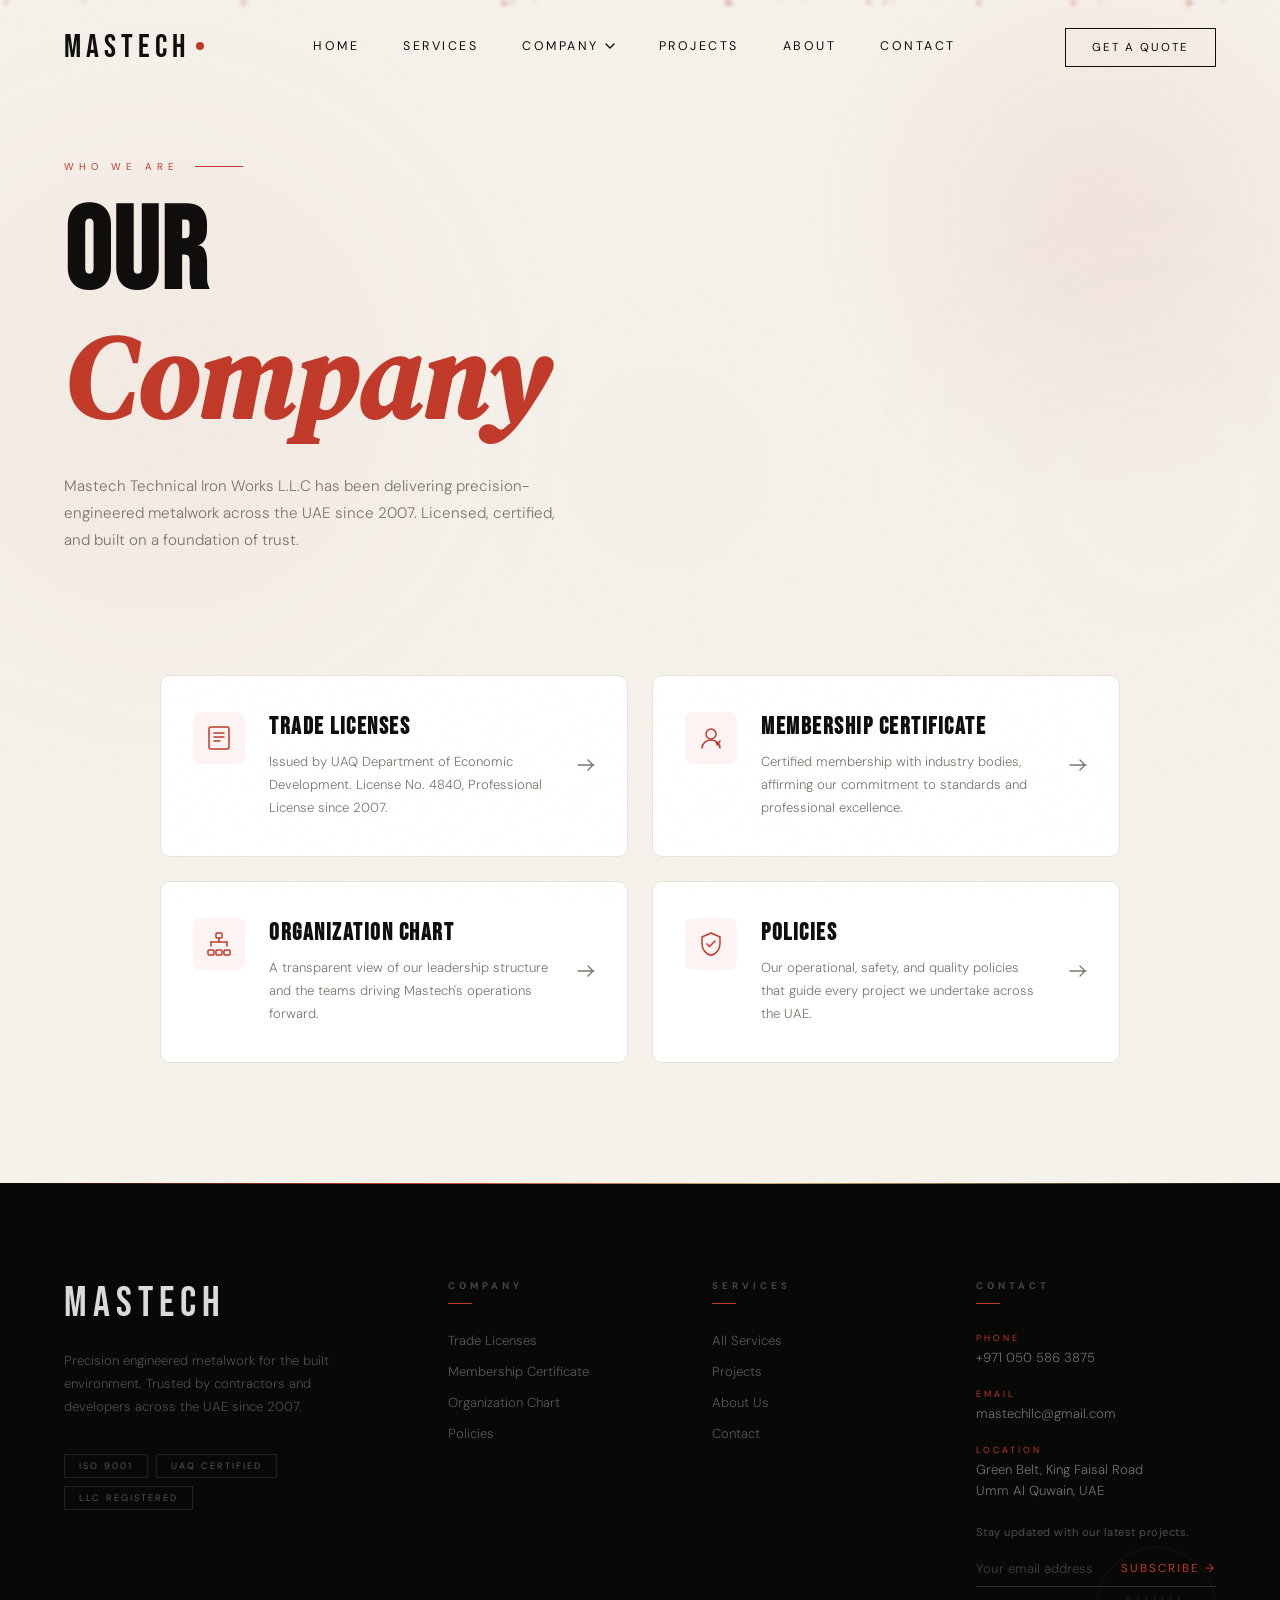
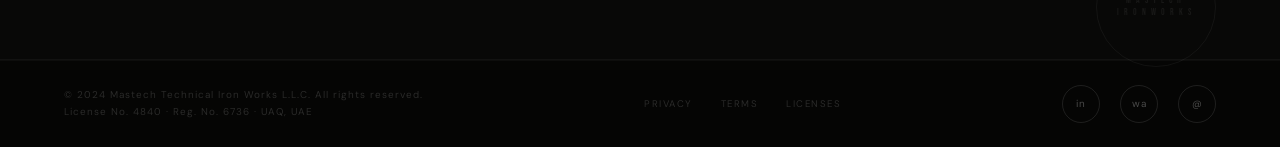
<file: company.html>
<!DOCTYPE html>
<html lang="en">
<head>
  <meta charset="UTF-8" />
  <meta name="viewport" content="width=device-width, initial-scale=1.0" />
  <title>Company — MASTECH Technical Iron Works L.L.C</title>

  <link rel="preconnect" href="https://fonts.googleapis.com" />
  <link rel="preconnect" href="https://fonts.gstatic.com" crossorigin />
  <link href="https://fonts.googleapis.com/css2?family=Bebas+Neue&family=DM+Sans:ital,wght@0,300;0,400;0,500;1,300&family=DM+Serif+Display:ital@0;1&display=swap" rel="stylesheet" />

  <link rel="stylesheet" href="assets/css/main.css" />
  <link rel="stylesheet" href="assets/css/company.css" />
</head>
<body>

  <div class="ambient-shapes" aria-hidden="true">
    <div class="ambient-blob ambient-1"></div>
    <div class="ambient-blob ambient-2"></div>
    <div class="ambient-blob ambient-3"></div>
  </div>
  <div class="floating-particles" id="particles" aria-hidden="true"></div>
  <div class="progress-bar" id="progressBar" aria-hidden="true"></div>

  <!-- ── NAVIGATION ── -->
  <nav id="mainNav" aria-label="Main navigation">

    <a href="index.html" class="logo" aria-label="Mastech home">
      MASTECH
      <span class="logo-dot" aria-hidden="true"></span>
    </a>

    <!-- Desktop links -->
    <div class="nav-links">
      <a href="index.html">Home</a>
      <a href="services.html">Services</a>

      <!-- COMPANY DROPDOWN -->
      <div class="nav-dropdown-wrap" id="companyDropWrap">
        <button
          class="nav-dropdown-trigger"
          id="companyTrigger"
          aria-haspopup="true"
          aria-expanded="false"
          aria-controls="companyMenu"
        >
          Company
          <svg class="nav-dropdown-arrow" width="10" height="6" viewBox="0 0 10 6" fill="none" aria-hidden="true">
            <path d="M1 1l4 4 4-4" stroke="currentColor" stroke-width="1.4" stroke-linecap="round" stroke-linejoin="round"/>
          </svg>
        </button>

        <div class="nav-dropdown" id="companyMenu" role="menu">
          <a href="company/trade-licenses.html" role="menuitem">Trade Licenses</a>
          <a href="company/membership-certificate.html" role="menuitem">Membership Certificate</a>
          <a href="company/organization-chart.html" role="menuitem">Organization Chart</a>
          <a href="company/policies.html" role="menuitem">Policies</a>
        </div>
      </div>
      <!-- END COMPANY DROPDOWN -->

      <a href="projects.html">Projects</a>
      <a href="about.html">About</a>
      <a href="contact.html">Contact</a>
    </div>

    <button class="nav-cta" onclick="location.href='contact.html'">Get a Quote</button>

    <button class="nav-hamburger" id="hamburger" aria-label="Open menu" aria-expanded="false" aria-controls="mobileMenu">
      <span></span>
      <span></span>
      <span></span>
    </button>

  </nav>

  <!-- ── MOBILE MENU ── -->
  <div class="mobile-menu" id="mobileMenu" aria-hidden="true">

    <a href="index.html">Home</a>
    <a href="services.html">Services</a>

    <!-- Mobile Company accordion -->
    <div class="mobile-dropdown-wrap">
      <button class="mobile-dropdown-trigger" id="mobileCompanyTrigger" aria-expanded="false">
        Company
        <svg class="nav-dropdown-arrow" width="10" height="6" viewBox="0 0 10 6" fill="none" aria-hidden="true">
          <path d="M1 1l4 4 4-4" stroke="currentColor" stroke-width="1.4" stroke-linecap="round" stroke-linejoin="round"/>
        </svg>
      </button>
      <div class="mobile-dropdown" id="mobileCompanyMenu">
        <a href="company/trade-licenses.html">Trade Licenses</a>
        <a href="company/membership-certificate.html">Membership Certificate</a>
        <a href="company/organization-chart.html">Organization Chart</a>
        <a href="company/policies.html">Policies</a>
      </div>
    </div>

    <a href="projects.html">Projects</a>
    <a href="about.html">About</a>
    <a href="contact.html">Contact</a>

    <button class="mobile-cta" onclick="location.href='contact.html'">Get a Quote</button>
  </div>


  <!-- ── HERO ── -->
  <section class="co-hero">
    <div class="co-hero-glow"></div>
    <div class="co-hero-inner">
      <p class="section-label visible">Who We Are</p>
      <h1 class="co-hero-title">Our<br><em>Company</em></h1>
      <p class="co-hero-desc">
        Mastech Technical Iron Works L.L.C has been delivering precision-engineered
        metalwork across the UAE since 2007. Licensed, certified, and built on a
        foundation of trust.
      </p>
    </div>
  </section>

  <!-- ── COMPANY CARDS ── -->
  <section class="co-cards-section">
    <div class="co-cards-inner">

      <a href="company/trade-licenses.html" class="co-card">
        <div class="co-card-icon">
          <svg width="28" height="28" viewBox="0 0 28 28" fill="none">
            <rect x="4" y="3" width="20" height="22" rx="2" stroke="currentColor" stroke-width="1.5"/>
            <path d="M9 9h10M9 13h10M9 17h6" stroke="currentColor" stroke-width="1.5" stroke-linecap="round"/>
          </svg>
        </div>
        <div class="co-card-body">
          <h3 class="co-card-title">Trade Licenses</h3>
          <p class="co-card-desc">Issued by UAQ Department of Economic Development. License No. 4840, Professional License since 2007.</p>
        </div>
        <div class="co-card-arrow">
          <svg width="18" height="12" viewBox="0 0 18 12" fill="none">
            <path d="M1 6h16M11 1l5 5-5 5" stroke="currentColor" stroke-width="1.4" stroke-linecap="round" stroke-linejoin="round"/>
          </svg>
        </div>
      </a>

      <a href="company/membership-certificate.html" class="co-card">
        <div class="co-card-icon">
          <svg width="28" height="28" viewBox="0 0 28 28" fill="none">
            <circle cx="14" cy="10" r="5" stroke="currentColor" stroke-width="1.5"/>
            <path d="M5 24c0-4.418 4.03-8 9-8s9 3.582 9 8" stroke="currentColor" stroke-width="1.5" stroke-linecap="round"/>
            <path d="M19 18l1.5 3 2.5-4" stroke="currentColor" stroke-width="1.5" stroke-linecap="round" stroke-linejoin="round"/>
          </svg>
        </div>
        <div class="co-card-body">
          <h3 class="co-card-title">Membership Certificate</h3>
          <p class="co-card-desc">Certified membership with industry bodies, affirming our commitment to standards and professional excellence.</p>
        </div>
        <div class="co-card-arrow">
          <svg width="18" height="12" viewBox="0 0 18 12" fill="none">
            <path d="M1 6h16M11 1l5 5-5 5" stroke="currentColor" stroke-width="1.4" stroke-linecap="round" stroke-linejoin="round"/>
          </svg>
        </div>
      </a>

      <a href="company/organization-chart.html" class="co-card">
        <div class="co-card-icon">
          <svg width="28" height="28" viewBox="0 0 28 28" fill="none">
            <rect x="11" y="3" width="6" height="5" rx="1" stroke="currentColor" stroke-width="1.5"/>
            <rect x="3" y="20" width="6" height="5" rx="1" stroke="currentColor" stroke-width="1.5"/>
            <rect x="11" y="20" width="6" height="5" rx="1" stroke="currentColor" stroke-width="1.5"/>
            <rect x="19" y="20" width="6" height="5" rx="1" stroke="currentColor" stroke-width="1.5"/>
            <path d="M14 8v4M14 12H6v4M14 12h8v4" stroke="currentColor" stroke-width="1.5" stroke-linecap="round"/>
          </svg>
        </div>
        <div class="co-card-body">
          <h3 class="co-card-title">Organization Chart</h3>
          <p class="co-card-desc">A transparent view of our leadership structure and the teams driving Mastech's operations forward.</p>
        </div>
        <div class="co-card-arrow">
          <svg width="18" height="12" viewBox="0 0 18 12" fill="none">
            <path d="M1 6h16M11 1l5 5-5 5" stroke="currentColor" stroke-width="1.4" stroke-linecap="round" stroke-linejoin="round"/>
          </svg>
        </div>
      </a>

      <a href="company/policies.html" class="co-card">
        <div class="co-card-icon">
          <svg width="28" height="28" viewBox="0 0 28 28" fill="none">
            <path d="M14 3L5 7v7c0 5.25 3.85 10.15 9 11.35C19.15 24.15 23 19.25 23 14V7l-9-4z" stroke="currentColor" stroke-width="1.5" stroke-linejoin="round"/>
            <path d="M10 14l2.5 2.5L18 11" stroke="currentColor" stroke-width="1.5" stroke-linecap="round" stroke-linejoin="round"/>
          </svg>
        </div>
        <div class="co-card-body">
          <h3 class="co-card-title">Policies</h3>
          <p class="co-card-desc">Our operational, safety, and quality policies that guide every project we undertake across the UAE.</p>
        </div>
        <div class="co-card-arrow">
          <svg width="18" height="12" viewBox="0 0 18 12" fill="none">
            <path d="M1 6h16M11 1l5 5-5 5" stroke="currentColor" stroke-width="1.4" stroke-linecap="round" stroke-linejoin="round"/>
          </svg>
        </div>
      </a>

    </div>
  </section>


  <!-- ── FOOTER ── -->
  <footer>
    <div class="footer-ring-wrap">
      <div class="footer-ring"><span class="footer-ring-inner">MASTECH<br>IRONWORKS</span></div>
    </div>
    <div class="footer-main">
      <div class="footer-brand-col">
        <a href="index.html" class="footer-logo">MASTECH</a>
        <p class="footer-tagline-text">Precision engineered metalwork for the built environment. Trusted by contractors and developers across the UAE since 2007.</p>
        <div class="footer-certs">
          <span class="footer-cert-badge">ISO 9001</span>
          <span class="footer-cert-badge">UAQ Certified</span>
          <span class="footer-cert-badge">LLC Registered</span>
        </div>
      </div>
      <div class="footer-nav-col">
        <h5>Company</h5>
        <ul>
          <li><a href="company/trade-licenses.html">Trade Licenses</a></li>
          <li><a href="company/membership-certificate.html">Membership Certificate</a></li>
          <li><a href="company/organization-chart.html">Organization Chart</a></li>
          <li><a href="company/policies.html">Policies</a></li>
        </ul>
      </div>
      <div class="footer-nav-col">
        <h5>Services</h5>
        <ul>
          <li><a href="services.html">All Services</a></li>
          <li><a href="projects.html">Projects</a></li>
          <li><a href="about.html">About Us</a></li>
          <li><a href="contact.html">Contact</a></li>
        </ul>
      </div>
      <div class="footer-contact-col">
        <h5>Contact</h5>
        <div class="footer-contact-item">
          <span class="footer-contact-label">Phone</span>
          <a href="tel:+9710505863875" class="footer-contact-val">+971 050 586 3875</a>
        </div>
        <div class="footer-contact-item">
          <span class="footer-contact-label">Email</span>
          <a href="mailto:mastechllc@gmail.com" class="footer-contact-val">mastechllc@gmail.com</a>
        </div>
        <div class="footer-contact-item">
          <span class="footer-contact-label">Location</span>
          <span class="footer-contact-val">Green Belt, King Faisal Road<br>Umm Al Quwain, UAE</span>
        </div>
        <div class="footer-newsletter">
          <p>Stay updated with our latest projects.</p>
          <div class="footer-nl-form">
            <input class="footer-nl-input" type="email" placeholder="Your email address">
            <button class="footer-nl-btn">Subscribe →</button>
          </div>
        </div>
      </div>
    </div>
    <div class="footer-bottom">
      <p class="footer-copy">© 2024 Mastech Technical Iron Works L.L.C. All rights reserved.<br>License No. 4840 · Reg. No. 6736 · UAQ, UAE</p>
      <div class="footer-bottom-links">
        <a href="contact.html">Privacy</a>
        <a href="contact.html">Terms</a>
        <a href="company/trade-licenses.html">Licenses</a>
      </div>
      <div class="footer-socials">
        <a href="#" class="footer-social-btn" aria-label="LinkedIn">in</a>
        <a href="#" class="footer-social-btn" aria-label="WhatsApp">wa</a>
        <a href="mailto:mastechllc@gmail.com" class="footer-social-btn" aria-label="Email">@</a>
      </div>
    </div>
  </footer>


  <script>
  (function () {

    /* Particles */
    var c = document.getElementById("particles");
    if (c) {
      for (var i = 0; i < 18; i++) {
        var p = document.createElement("div");
        p.className = "particle";
        var s = Math.random() * 4 + 2;
        p.style.cssText = "width:" + s + "px;height:" + s + "px;left:" + (Math.random() * 100) + "%;"
          + "animation-duration:" + (Math.random() * 18 + 14) + "s;"
          + "animation-delay:" + (Math.random() * 10) + "s;";
        c.appendChild(p);
      }
    }

    /* Scroll progress */
    var bar = document.getElementById("progressBar");
    window.addEventListener("scroll", function () {
      var max = document.documentElement.scrollHeight - window.innerHeight;
      bar.style.width = (max > 0 ? (window.scrollY / max) * 100 : 0) + "%";
    }, { passive: true });

    /* Nav scrolled class */
    var nav = document.getElementById("mainNav");
    window.addEventListener("scroll", function () {
      nav.classList.toggle("scrolled", window.scrollY > 60);
    }, { passive: true });

    /* Scroll reveal */
    var io = new IntersectionObserver(function (entries) {
      entries.forEach(function (e) {
        if (e.isIntersecting) { e.target.classList.add("visible"); io.unobserve(e.target); }
      });
    }, { threshold: 0.12 });
    document.querySelectorAll(".reveal,.reveal-left,.reveal-right,.reveal-scale,.section-label")
      .forEach(function (el) { io.observe(el); });

    /* Mobile hamburger */
    var burger = document.getElementById("hamburger");
    var mobileMenu = document.getElementById("mobileMenu");
    burger.addEventListener("click", function () {
      var open = burger.classList.toggle("open");
      mobileMenu.classList.toggle("open", open);
      burger.setAttribute("aria-expanded", open);
      mobileMenu.setAttribute("aria-hidden", !open);
    });

    /* Desktop company dropdown */
    var wrap = document.getElementById("companyDropWrap");
    var trigger = document.getElementById("companyTrigger");
    trigger.addEventListener("click", function (e) {
      e.stopPropagation();
      var open = wrap.classList.toggle("open");
      trigger.setAttribute("aria-expanded", open);
    });
    document.addEventListener("click", function (e) {
      if (!wrap.contains(e.target)) {
        wrap.classList.remove("open");
        trigger.setAttribute("aria-expanded", "false");
      }
    });
    document.addEventListener("keydown", function (e) {
      if (e.key === "Escape") {
        wrap.classList.remove("open");
        trigger.setAttribute("aria-expanded", "false");
      }
    });

    /* Mobile company accordion */
    var mobTrigger = document.getElementById("mobileCompanyTrigger");
    var mobMenu = document.getElementById("mobileCompanyMenu");
    mobTrigger.addEventListener("click", function () {
      var open = mobMenu.classList.toggle("open");
      mobTrigger.classList.toggle("open", open);
      mobTrigger.setAttribute("aria-expanded", open);
    });

  }());
  </script>

</body>
</html>
</file>
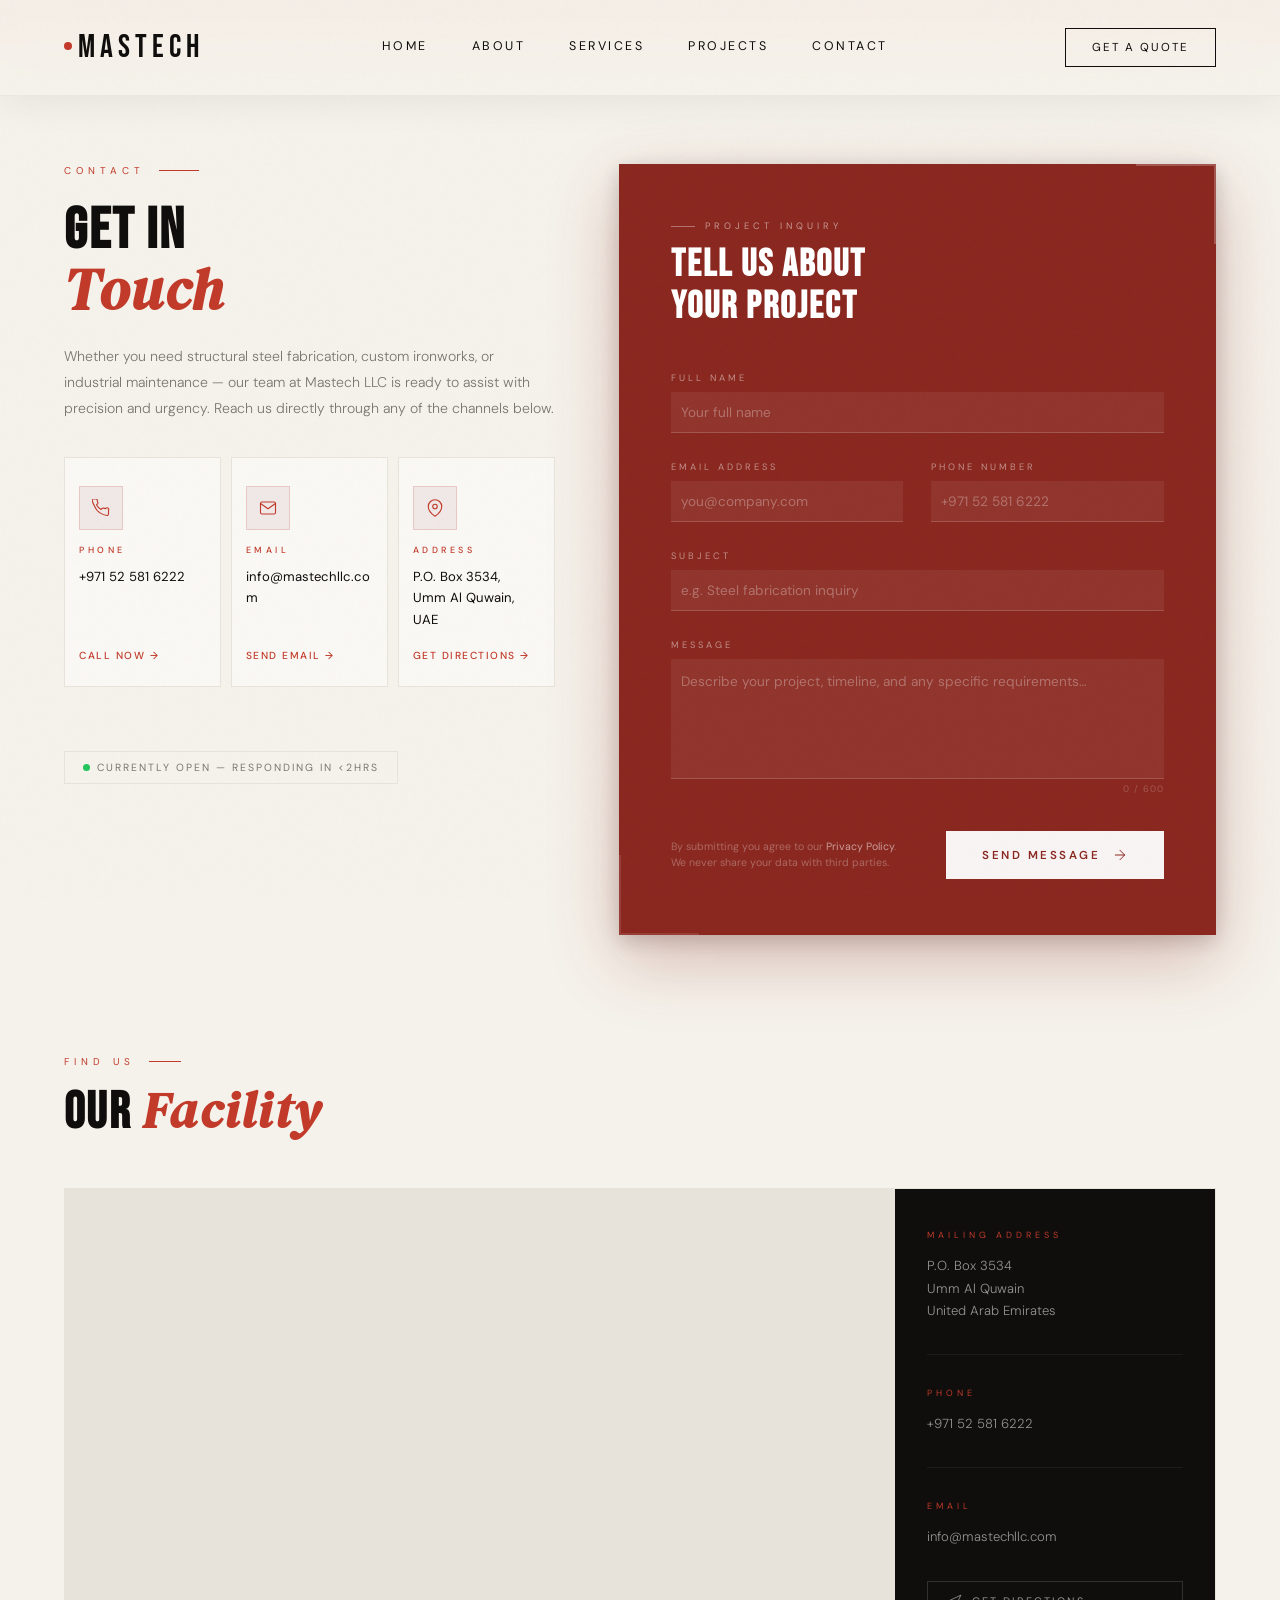
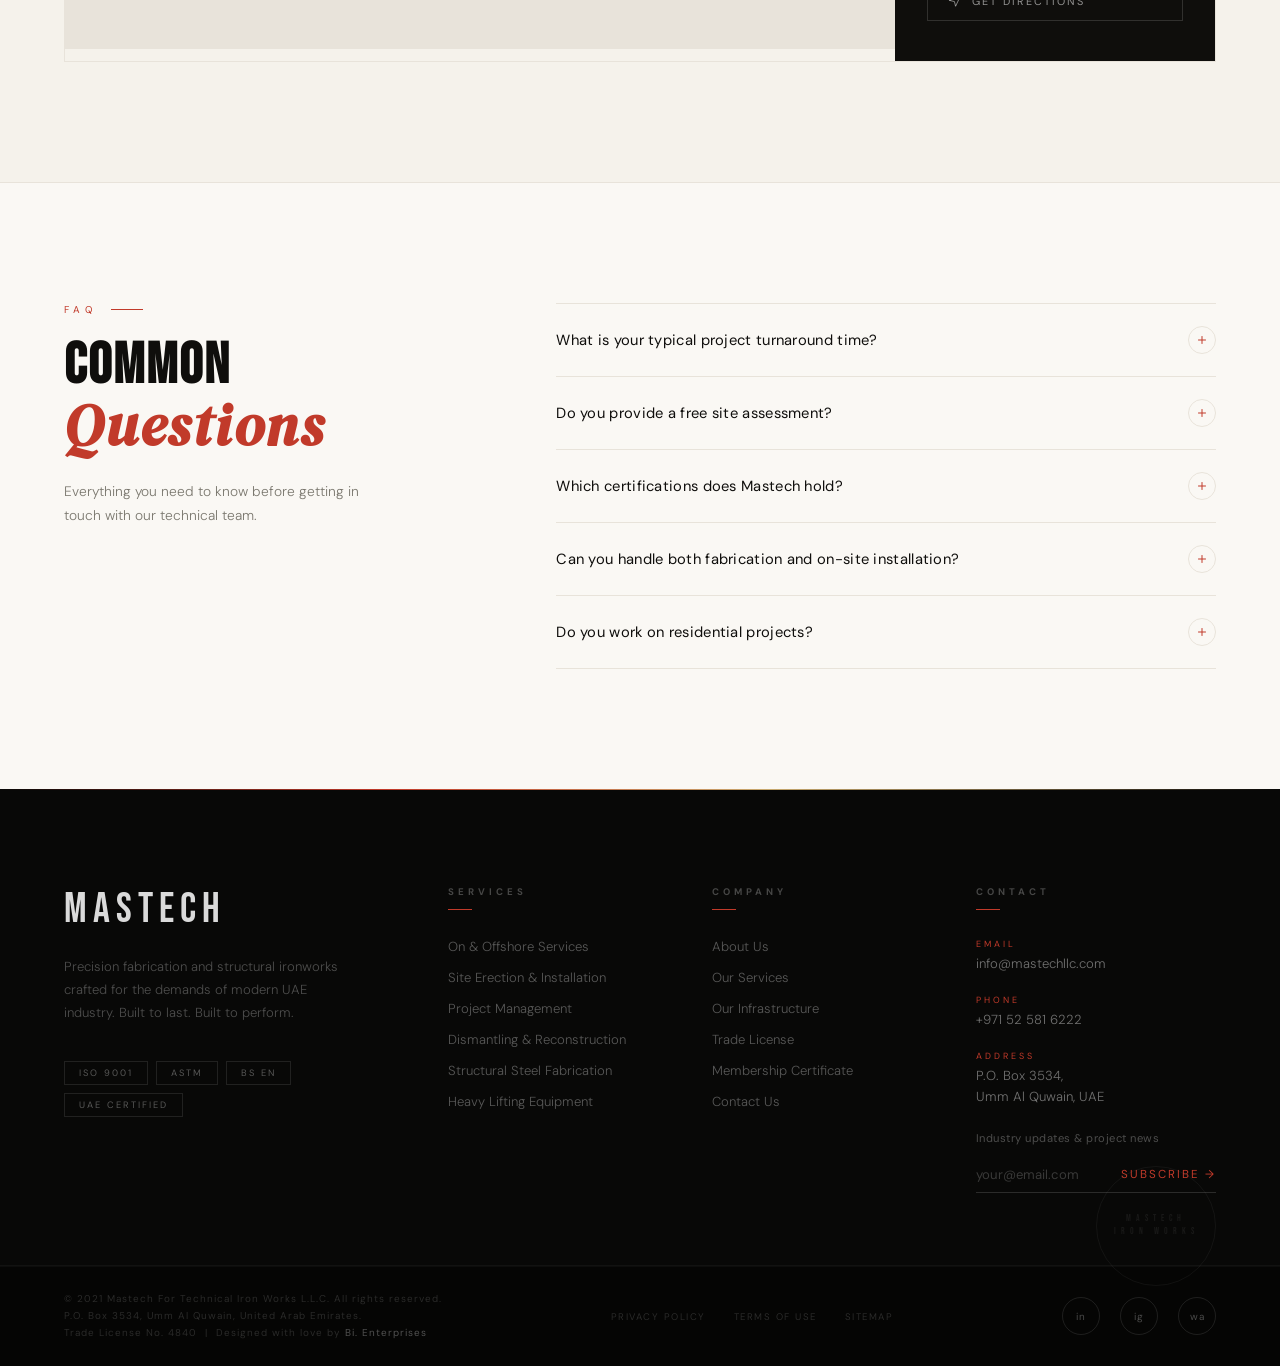
<file: contact.html>
<!DOCTYPE html>
<html lang="en">
<head>
  <meta charset="UTF-8" />
  <meta name="viewport" content="width=device-width, initial-scale=1.0"/>
  <title>Contact — Mastech Technical Iron Works L.L.C</title>

  <!-- Fonts -->
  <link rel="preconnect" href="https://fonts.googleapis.com"/>
  <link rel="preconnect" href="https://fonts.gstatic.com" crossorigin/>
  <link href="https://fonts.googleapis.com/css2?family=Bebas+Neue&family=DM+Serif+Display:ital@0;1&family=DM+Sans:wght@300;400;500&display=swap" rel="stylesheet"/>

  <!-- Styles -->
  <link rel="stylesheet" href="assets/css/main.css"/>
  <link rel="stylesheet" href="assets/css/contact.css"/>
</head>
<body class="page-contact">

  <!-- ======================================================
       AMBIENT LAYER
  ====================================================== -->
  <div class="ambient-shapes" aria-hidden="true">
    <div class="ambient-blob ambient-1"></div>
    <div class="ambient-blob ambient-2"></div>
    <div class="ambient-blob ambient-3"></div>
  </div>

  <div class="floating-particles" id="particles" aria-hidden="true"></div>

  <!-- Scroll progress -->
  <div class="progress-bar" id="progressBar"></div>

  <!-- ======================================================
       NAVIGATION
  ====================================================== -->
  <nav id="mainNav">
    <a href="index.html" class="logo">
      <span class="logo-dot"></span>
      MASTECH
    </a>

    <div class="nav-links">
      <a href="index.html">Home</a>
      <a href="about.html">About</a>
      <a href="services.html">Services</a>
      <a href="projects.html">Projects</a>
      <a href="contact.html">Contact</a>
    </div>

    <button class="nav-cta" onclick="document.getElementById('contact-form').scrollIntoView({behavior:'smooth'})">
      Get a Quote
    </button>

    <!-- Hamburger -->
    <div class="nav-hamburger" id="hamburger" aria-label="Open menu">
      <span></span><span></span><span></span>
    </div>
  </nav>

  <!-- Mobile menu -->
  <div class="mobile-menu" id="mobileMenu">
    <a href="index.html">Home</a>
    <a href="about.html">About</a>
    <a href="services.html">Services</a>
    <a href="projects.html">Projects</a>
    <a href="contact.html">Contact</a>
    <button class="mobile-cta">Get a Quote</button>
  </div>

  <!-- ======================================================
       HERO
  ====================================================== -->
  <!-- <section class="contact-hero" aria-label="Contact page hero">
    <div class="contact-hero-bg" aria-hidden="true"></div>
    <div class="contact-hero-grid" aria-hidden="true"></div>

    <div class="contact-hero-content">
      <div class="contact-hero-eyebrow reveal">Let's Talk</div>
      <h1 class="contact-hero-title split-letters">
        <span>GET IN</span>
        <span><em>TOUCH</em></span>
      </h1>
      <p class="contact-hero-sub reveal stagger-2">
        Every great structure begins with a conversation. Tell us about your project and let's build something exceptional together.
      </p>
    </div>

    <div class="contact-hero-scroll" aria-hidden="true">
      <span>Scroll</span>
      <div class="contact-hero-scroll-line"></div>
    </div>
  </section> -->

  <!-- ======================================================
       TICKER BAND
  ====================================================== -->
  <div class="contact-ticker" aria-hidden="true">
    <div class="contact-ticker-track">
      <div class="contact-ticker-item">24–48hr Response Time</div>
      <div class="contact-ticker-item">Free Site Assessment</div>
      <div class="contact-ticker-item">ISO Certified Fabrication</div>
      <div class="contact-ticker-item">UAE Based Operations</div>
      <div class="contact-ticker-item">20+ Years Experience</div>
      <div class="contact-ticker-item">500+ Projects Delivered</div>
      <!-- Duplicate for seamless loop -->
      <div class="contact-ticker-item">24–48hr Response Time</div>
      <div class="contact-ticker-item">Free Site Assessment</div>
      <div class="contact-ticker-item">ISO Certified Fabrication</div>
      <div class="contact-ticker-item">UAE Based Operations</div>
      <div class="contact-ticker-item">20+ Years Experience</div>
      <div class="contact-ticker-item">500+ Projects Delivered</div>
    </div>
  </div>

  <!-- ======================================================
       CONTACT MAIN — INFO + FORM
  ====================================================== -->
  <section class="contact-section" id="contact-form">
    <div class="contact-layout">

      <!-- LEFT: Info -->
      <div class="contact-info">
        <div class="contact-info-label reveal">Contact</div>
        <h2 class="contact-info-heading reveal stagger-1">
          Get In<br><em>Touch</em>
        </h2>
        <p class="contact-info-desc reveal stagger-2">
          Whether you need structural steel fabrication, custom ironworks, or industrial maintenance — our team at Mastech LLC is ready to assist with precision and urgency. Reach us directly through any of the channels below.
        </p>

        <!-- Three equal contact cards -->
        <div class="contact-cards">

          <div class="contact-card reveal stagger-1">
            <div class="contact-card-icon-wrap">
              <svg viewBox="0 0 24 24" fill="none" stroke-width="1.5" stroke-linecap="round" stroke-linejoin="round">
                <path d="M22 16.92v3a2 2 0 01-2.18 2 19.79 19.79 0 01-8.63-3.07A19.5 19.5 0 013.07 8.8a19.79 19.79 0 01-3.07-8.67A2 2 0 012 0h3a2 2 0 012 1.72c.127.96.361 1.903.7 2.81a2 2 0 01-.45 2.11L6.09 7.91a16 16 0 006 6l1.27-1.27a2 2 0 012.11-.45c.907.339 1.85.573 2.81.7A2 2 0 0122 14.92v2z"/>
              </svg>
            </div>
            <div class="contact-card-label">Phone</div>
            <div class="contact-card-val">
              <a href="tel:+971525816222">+971 52 581 6222</a>
            </div>
            <div class="contact-card-action">
              <a href="tel:+971525816222">Call Now →</a>
            </div>
          </div>

          <div class="contact-card reveal stagger-2">
            <div class="contact-card-icon-wrap">
              <svg viewBox="0 0 24 24" fill="none" stroke-width="1.5" stroke-linecap="round" stroke-linejoin="round">
                <path d="M4 4h16c1.1 0 2 .9 2 2v12c0 1.1-.9 2-2 2H4c-1.1 0-2-.9-2-2V6c0-1.1.9-2 2-2z"/>
                <polyline points="22,6 12,13 2,6"/>
              </svg>
            </div>
            <div class="contact-card-label">Email</div>
            <div class="contact-card-val">
              <a href="mailto:info@mastechllc.com">info@mastechllc.com</a>
            </div>
            <div class="contact-card-action">
              <a href="mailto:info@mastechllc.com">Send Email →</a>
            </div>
          </div>

          <div class="contact-card reveal stagger-3">
            <div class="contact-card-icon-wrap">
              <svg viewBox="0 0 24 24" fill="none" stroke-width="1.5" stroke-linecap="round" stroke-linejoin="round">
                <path d="M21 10c0 7-9 13-9 13s-9-6-9-13a9 9 0 0118 0z"/>
                <circle cx="12" cy="10" r="3"/>
              </svg>
            </div>
            <div class="contact-card-label">Address</div>
            <div class="contact-card-val">
              P.O. Box 3534,<br/>Umm Al Quwain, UAE
            </div>
            <div class="contact-card-action">
              <a href="https://maps.google.com/?q=Umm+Al+Quwain+UAE" target="_blank" rel="noopener">Get Directions →</a>
            </div>
          </div>

        </div>

        <div class="contact-hours-badge reveal stagger-4">
          <div class="contact-hours-dot"></div>
          Currently Open — Responding in &lt;2hrs
        </div>
      </div>

      <!-- RIGHT: Form -->
      <div class="contact-form-wrap reveal-scale">

        <!-- Form header -->
        <div class="form-header">
          <div class="form-header-tag">Project Inquiry</div>
          <h3 class="form-header-title">Tell Us About<br>Your Project</h3>
        </div>

        <!-- Success message (hidden by default) -->
        <div class="form-success" id="formSuccess">
          <div class="form-success-icon">
            <svg viewBox="0 0 24 24"><polyline points="20 6 9 17 4 12"/></svg>
          </div>
          <div class="form-success-title">Message Sent</div>
          <p class="form-success-msg">
            Thank you for reaching out. Our team will get back to you within 24–48 hours.
          </p>
        </div>

        <!-- The actual form -->
        <div id="formBody">
          <div class="form-grid">

            <!-- Full Name -->
            <div class="form-field form-field-full">
              <label class="form-label" for="fname">Full Name</label>
              <input class="form-input" type="text" id="fname" name="fname" placeholder="Your full name" autocomplete="name"/>
            </div>

            <!-- Email / Phone -->
            <div class="form-field">
              <label class="form-label" for="email">Email Address</label>
              <input class="form-input" type="email" id="email" name="email" placeholder="you@company.com" autocomplete="email"/>
            </div>

            <div class="form-field">
              <label class="form-label" for="phone">Phone Number</label>
              <input class="form-input" type="tel" id="phone" name="phone" placeholder="+971 52 581 6222" autocomplete="tel"/>
            </div>

            <!-- Subject -->
            <div class="form-field form-field-full">
              <label class="form-label" for="subject">Subject</label>
              <input class="form-input" type="text" id="subject" name="subject" placeholder="e.g. Steel fabrication inquiry"/>
            </div>

            <!-- Message -->
            <div class="form-field form-field-full">
              <label class="form-label" for="message">Message</label>
              <textarea class="form-textarea" id="message" name="message" maxlength="600" placeholder="Describe your project, timeline, and any specific requirements…"></textarea>
              <div class="form-char-count" id="charCount">0 / 600</div>
            </div>

            <!-- Submit -->
            <div class="form-submit-area">
              <p class="form-privacy">
                By submitting you agree to our <a href="#">Privacy Policy</a>. We never share your data with third parties.
              </p>
              <button class="btn-submit" type="button" id="submitBtn">
                <span>Send Message</span>
                <svg viewBox="0 0 24 24"><line x1="5" y1="12" x2="19" y2="12"/><polyline points="12 5 19 12 12 19"/></svg>
              </button>
            </div>

          </div>
        </div>

      </div>
    </div>
  </section>

  <!-- ======================================================
       LOCATION / MAP
  ====================================================== -->
  <section class="contact-location">
    <div class="contact-location-inner">

      <div class="contact-location-header reveal">
        <div>
          <div class="contact-location-label">Find Us</div>
          <h2 class="contact-location-title">Our <em>Facility</em></h2>
        </div>
      </div>

      <div class="contact-map-grid reveal-scale">
        <div class="contact-map-frame">
          <iframe
            src="https://www.google.com/maps/embed?pb=!1m18!1m12!1m3!1d3993.5!2d55.5547!3d25.5647!2m3!1f0!2f0!3f0!3m2!1i1024!2i768!4f13.1!3m3!1m2!1s0x3ef5f4b12a6e1e1b%3A0x0!2zVW1tIEFsIFF1d2FpbiwgVUFF!5e0!3m2!1sen!2sae!4v1680000000000"
            allowfullscreen=""
            loading="lazy"
            referrerpolicy="no-referrer-when-downgrade"
            title="Mastech LLC location — Umm Al Quwain, UAE">
          </iframe>
        </div>

        <div class="contact-map-sidebar">
          <div class="map-sidebar-section">
            <div class="map-sidebar-heading">Mailing Address</div>
            <div class="map-sidebar-val">
              P.O. Box 3534<br/>
              Umm Al Quwain<br/>
              United Arab Emirates
            </div>
          </div>

          <div class="map-sidebar-divider"></div>

          <div class="map-sidebar-section">
            <div class="map-sidebar-heading">Phone</div>
            <div class="map-sidebar-val">
              <a href="tel:+971525816222" style="color:inherit;text-decoration:none;">+971 52 581 6222</a>
            </div>
          </div>

          <div class="map-sidebar-divider"></div>

          <div class="map-sidebar-section">
            <div class="map-sidebar-heading">Email</div>
            <div class="map-sidebar-val">
              <a href="mailto:info@mastechllc.com" style="color:inherit;text-decoration:none;">info@mastechllc.com</a>
            </div>
          </div>

          <a href="https://maps.google.com/?q=Umm+Al+Quwain+UAE" target="_blank" rel="noopener" class="map-directions-btn">
            <svg viewBox="0 0 24 24"><polygon points="3 11 22 2 13 21 11 13 3 11"/></svg>
            Get Directions
          </a>
        </div>
      </div>

    </div>
  </section>

  <!-- ======================================================
       FAQ
  ====================================================== -->
  <section class="contact-faq">
    <div class="contact-faq-inner">

      <div class="contact-faq-left">
        <div class="contact-faq-label reveal">FAQ</div>
        <h2 class="contact-faq-title reveal stagger-1">Common<br><em>Questions</em></h2>
        <p class="contact-faq-desc reveal stagger-2">
          Everything you need to know before getting in touch with our technical team.
        </p>
      </div>

      <div class="faq-accordion reveal-right">

        <div class="faq-item">
          <button class="faq-question" aria-expanded="false">
            What is your typical project turnaround time?
            <span class="faq-q-icon">
              <svg viewBox="0 0 24 24"><line x1="12" y1="5" x2="12" y2="19"/><line x1="5" y1="12" x2="19" y2="12"/></svg>
            </span>
          </button>
          <div class="faq-answer">
            <div class="faq-answer-inner">
              Turnaround depends on scope and complexity. Small fabrication jobs are typically completed within 5–10 working days, while large structural projects are scoped with detailed timelines during the quotation phase. We always respect agreed deadlines.
            </div>
          </div>
        </div>

        <div class="faq-item">
          <button class="faq-question" aria-expanded="false">
            Do you provide a free site assessment?
            <span class="faq-q-icon">
              <svg viewBox="0 0 24 24"><line x1="12" y1="5" x2="12" y2="19"/><line x1="5" y1="12" x2="19" y2="12"/></svg>
            </span>
          </button>
          <div class="faq-answer">
            <div class="faq-answer-inner">
              Yes. For projects within the UAE, we offer a complimentary site visit and technical assessment. Our engineers will evaluate the requirements and provide a comprehensive quote within 48 hours of the visit.
            </div>
          </div>
        </div>

        <div class="faq-item">
          <button class="faq-question" aria-expanded="false">
            Which certifications does Mastech hold?
            <span class="faq-q-icon">
              <svg viewBox="0 0 24 24"><line x1="12" y1="5" x2="12" y2="19"/><line x1="5" y1="12" x2="19" y2="12"/></svg>
            </span>
          </button>
          <div class="faq-answer">
            <div class="faq-answer-inner">
              Mastech Technical Iron Works holds ISO 9001:2015 certification for quality management and complies with UAE Ministry of Economy trade regulations. All fabricated steel structures meet ASTM and BS EN standards.
            </div>
          </div>
        </div>

        <div class="faq-item">
          <button class="faq-question" aria-expanded="false">
            Can you handle both fabrication and on-site installation?
            <span class="faq-q-icon">
              <svg viewBox="0 0 24 24"><line x1="12" y1="5" x2="12" y2="19"/><line x1="5" y1="12" x2="19" y2="12"/></svg>
            </span>
          </button>
          <div class="faq-answer">
            <div class="faq-answer-inner">
              Absolutely. We are a full-service operation — from design and fabrication at our Sharjah workshop to final installation and quality inspection on-site. We manage the entire process so you have one point of contact.
            </div>
          </div>
        </div>

        <div class="faq-item">
          <button class="faq-question" aria-expanded="false">
            Do you work on residential projects?
            <span class="faq-q-icon">
              <svg viewBox="0 0 24 24"><line x1="12" y1="5" x2="12" y2="19"/><line x1="5" y1="12" x2="19" y2="12"/></svg>
            </span>
          </button>
          <div class="faq-answer">
            <div class="faq-answer-inner">
              Yes. While our core focus is industrial and commercial fabrication, we also take on premium residential projects including custom gates, staircases, handrails, pergolas, and decorative ironworks for villas and high-end properties.
            </div>
          </div>
        </div>

      </div>
    </div>
  </section>

  <!-- ======================================================
       FOOTER
  ====================================================== -->
  <footer>
    <div class="footer-main">

      <!-- Brand column -->
      <div class="footer-brand-col">
        <a href="index.html" class="footer-logo">MASTECH</a>
        <p class="footer-tagline-text">
          Precision fabrication and structural ironworks crafted for the demands of modern UAE industry. Built to last. Built to perform.
        </p>
        <div class="footer-certs">
          <span class="footer-cert-badge">ISO 9001</span>
          <span class="footer-cert-badge">ASTM</span>
          <span class="footer-cert-badge">BS EN</span>
          <span class="footer-cert-badge">UAE Certified</span>
        </div>
      </div>

      <!-- Services -->
      <div class="footer-nav-col">
        <h5>Services</h5>
        <ul>
          <li><a href="https://mastechllc.com/service/on-and-offshore-services/" target="_blank" rel="noopener">On &amp; Offshore Services</a></li>
          <li><a href="https://mastechllc.com/service/site-erection-installation-and-commissioning/" target="_blank" rel="noopener">Site Erection &amp; Installation</a></li>
          <li><a href="https://mastechllc.com/service/project-management-services/" target="_blank" rel="noopener">Project Management</a></li>
          <li><a href="https://mastechllc.com/service/dismantling-and-re-construction-of-plants-and-equipments/" target="_blank" rel="noopener">Dismantling &amp; Reconstruction</a></li>
          <li><a href="https://mastechllc.com/service/fabrication-in-structural-and-tubular-steel/" target="_blank" rel="noopener">Structural Steel Fabrication</a></li>
          <li><a href="https://mastechllc.com/service/fabrication-of-heavy-lifting-equipments/" target="_blank" rel="noopener">Heavy Lifting Equipment</a></li>
        </ul>
      </div>

      <!-- Company -->
      <div class="footer-nav-col">
        <h5>Company</h5>
        <ul>
          <li><a href="https://mastechllc.com/about-us/" target="_blank" rel="noopener">About Us</a></li>
          <li><a href="https://mastechllc.com/our-services/" target="_blank" rel="noopener">Our Services</a></li>
          <li><a href="https://mastechllc.com/our-infrastructure/" target="_blank" rel="noopener">Our Infrastructure</a></li>
          <li><a href="https://mastechllc.com/company-trade-license/" target="_blank" rel="noopener">Trade License</a></li>
          <li><a href="https://mastechllc.com/membership-certificate/" target="_blank" rel="noopener">Membership Certificate</a></li>
          <li><a href="https://mastechllc.com/contact-us/" target="_blank" rel="noopener">Contact Us</a></li>
        </ul>
      </div>

      <!-- Contact -->
      <div class="footer-contact-col">
        <h5>Contact</h5>
        <div class="footer-contact-item">
          <span class="footer-contact-label">Email</span>
          <a href="mailto:info@mastechllc.com" class="footer-contact-val">info@mastechllc.com</a>
        </div>
        <div class="footer-contact-item">
          <span class="footer-contact-label">Phone</span>
          <a href="tel:+971525816222" class="footer-contact-val">+971 52 581 6222</a>
        </div>
        <div class="footer-contact-item">
          <span class="footer-contact-label">Address</span>
          <span class="footer-contact-val">P.O. Box 3534,<br/>Umm Al Quwain, UAE</span>
        </div>

        <div class="footer-newsletter">
          <p>Industry updates &amp; project news</p>
          <div class="footer-nl-form">
            <input class="footer-nl-input" type="email" placeholder="your@email.com" aria-label="Newsletter email"/>
            <button class="footer-nl-btn" type="button">Subscribe →</button>
          </div>
        </div>
      </div>

    </div>

    <div class="footer-bottom">
      <p class="footer-copy">
        &copy; 2021 Mastech For Technical Iron Works L.L.C. All rights reserved.<br/>
        P.O. Box 3534, Umm Al Quwain, United Arab Emirates.<br/>
        Trade License No. 4840 &nbsp;|&nbsp; Designed with love by <a href="https://bienterprises.co" target="_blank" rel="noopener" style="color:rgba(255,255,255,.3);text-decoration:none;">Bi. Enterprises</a>
      </p>
      <div class="footer-bottom-links">
        <a href="#">Privacy Policy</a>
        <a href="#">Terms of Use</a>
        <a href="#">Sitemap</a>
      </div>
      <div class="footer-socials">
        <a href="#" class="footer-social-btn" aria-label="LinkedIn">in</a>
        <a href="#" class="footer-social-btn" aria-label="Instagram">ig</a>
        <a href="#" class="footer-social-btn" aria-label="WhatsApp">wa</a>
      </div>
    </div>

    <!-- Decorative ring -->
    <div class="footer-ring-wrap" aria-hidden="true">
      <div class="footer-ring">
        <div class="footer-ring-inner">MASTECH<br/>IRON WORKS</div>
      </div>
    </div>
  </footer>

  <!-- ======================================================
       SCRIPTS
  ====================================================== -->
  <script>
    /* ---- Scroll progress bar ---- */
    const progressBar = document.getElementById('progressBar');
    window.addEventListener('scroll', () => {
      const pct = (window.scrollY / (document.body.scrollHeight - innerHeight)) * 100;
      progressBar.style.width = pct + '%';
    }, { passive: true });

    /* ---- Nav scroll state ---- */
    const nav = document.getElementById('mainNav');
    window.addEventListener('scroll', () => {
      nav.classList.toggle('scrolled', window.scrollY > 40);
    }, { passive: true });

    /* ---- Hamburger / mobile menu ---- */
    const burger = document.getElementById('hamburger');
    const mobileMenu = document.getElementById('mobileMenu');
    burger.addEventListener('click', () => {
      burger.classList.toggle('open');
      mobileMenu.classList.toggle('open');
    });
    mobileMenu.querySelectorAll('a, button').forEach(el => {
      el.addEventListener('click', () => {
        burger.classList.remove('open');
        mobileMenu.classList.remove('open');
      });
    });

    /* ---- Scroll reveal ---- */
    const revealClasses = ['.reveal', '.reveal-left', '.reveal-right', '.reveal-scale', '.reveal-clip', '.reveal-blur', '.split-letters', '.split-words', '.section-label'];
    const observer = new IntersectionObserver((entries) => {
      entries.forEach(e => { if (e.isIntersecting) e.target.classList.add('visible'); });
    }, { threshold: 0.12 });
    revealClasses.forEach(cls => document.querySelectorAll(cls).forEach(el => observer.observe(el)));

    /* ---- Split letter animation setup ---- */
    document.querySelectorAll('.split-letters').forEach(el => {
      if (el.dataset.splitDone) return;
      el.dataset.splitDone = '1';
      el.querySelectorAll('span:not(.char)').forEach(line => {
        const text = line.textContent;
        line.innerHTML = text.split('').map((c, i) =>
          c === ' ' ? ' ' : `<span class="char" style="--i:${i}">${c}</span>`
        ).join('');
      });
    });

    /* ---- Floating particles ---- */
    const container = document.getElementById('particles');
    for (let i = 0; i < 18; i++) {
      const p = document.createElement('div');
      p.className = 'particle';
      const size = Math.random() * 4 + 2;
      p.style.cssText = `
        width: ${size}px;
        height: ${size}px;
        left: ${Math.random() * 100}%;
        animation-duration: ${14 + Math.random() * 20}s;
        animation-delay: ${Math.random() * 14}s;
        opacity: ${Math.random() * 0.4 + 0.1};
      `;
      container.appendChild(p);
    }

    /* ---- Char count for textarea ---- */
    const msg = document.getElementById('message');
    const counter = document.getElementById('charCount');
    if (msg && counter) {
      msg.addEventListener('input', () => {
        const len = msg.value.length;
        counter.textContent = len + ' / 600';
        counter.classList.toggle('near', len > 520);
      });
    }

    /* ---- Form submit (demo) ---- */
    document.getElementById('submitBtn').addEventListener('click', () => {
      const fname = document.getElementById('fname').value.trim();
      const email = document.getElementById('email').value.trim();
      if (!fname || !email) {
        // Simple shake feedback
        const wrap = document.querySelector('.contact-form-wrap');
        wrap.style.animation = 'none';
        wrap.style.transition = 'transform .1s';
        [0,1,2,3].forEach((i) => {
          setTimeout(() => { wrap.style.transform = i % 2 === 0 ? 'translateX(-6px)' : 'translateX(6px)'; }, i * 80);
        });
        setTimeout(() => { wrap.style.transform = ''; }, 360);
        return;
      }
      document.getElementById('formBody').style.display = 'none';
      document.getElementById('formSuccess').classList.add('show');
    });

    /* ---- FAQ accordion ---- */
    document.querySelectorAll('.faq-question').forEach(btn => {
      btn.addEventListener('click', () => {
        const item = btn.closest('.faq-item');
        const isOpen = item.classList.contains('open');
        document.querySelectorAll('.faq-item').forEach(i => i.classList.remove('open'));
        if (!isOpen) item.classList.add('open');
        btn.setAttribute('aria-expanded', !isOpen);
      });
    });
  </script>
</body>
</html>
</file>
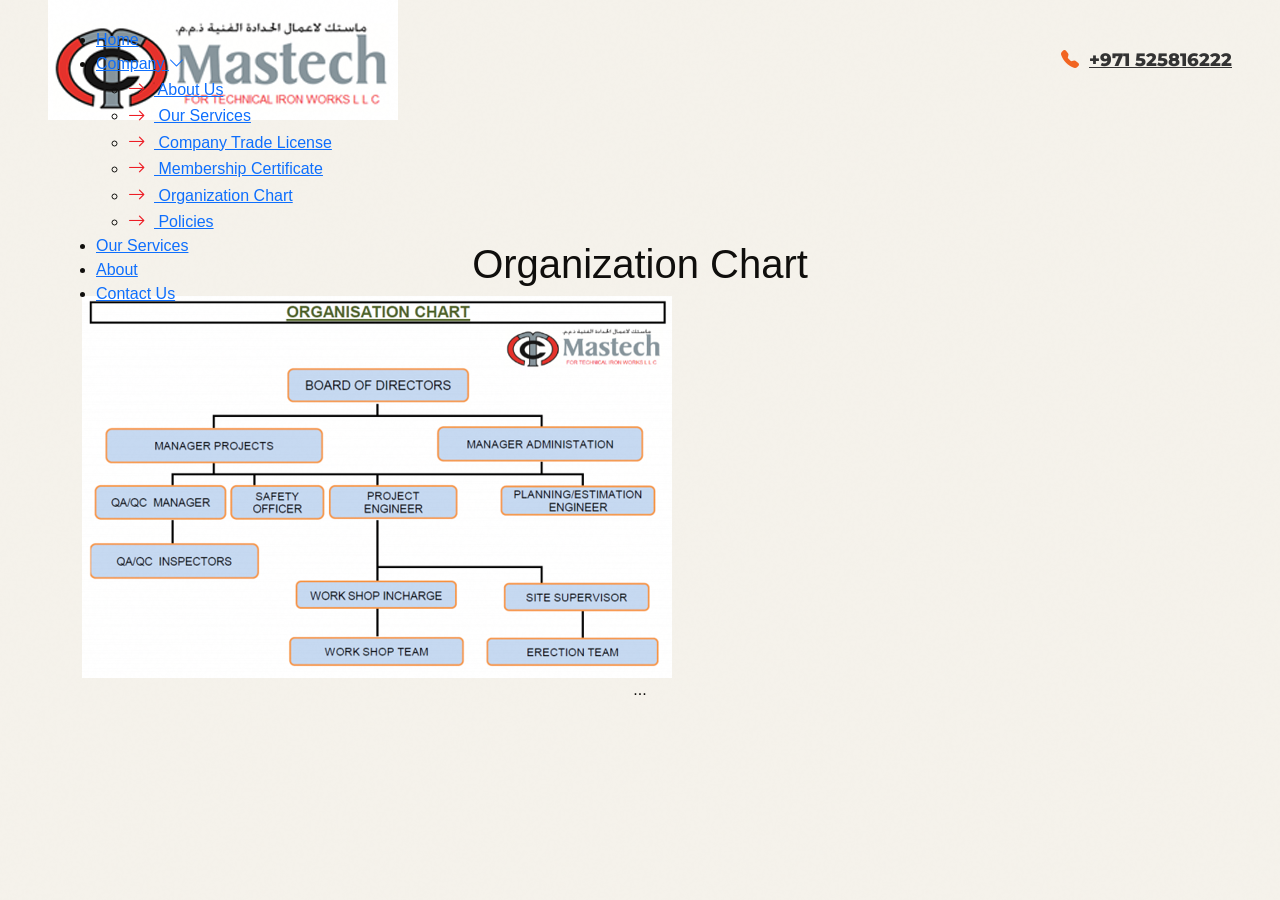
<file: organisation_certificate.html>
<!DOCTYPE html>
<html lang="en">

<head>
    <meta charset="utf-8">
    <meta content="width=device-width, initial-scale=1.0" name="viewport">

    <title>Organization Chart - Mastech</title>
    <meta name="description" content="Organization Chart for Mastech">

    <!-- Favicons -->
    <link href="assets/img/logo_wp.png" rel="icon">
    <link href="assets/img/logo_wp.png" rel="apple-touch-icon">

    <!-- Google Fonts -->
    <link href="https://fonts.googleapis.com" rel="preconnect">
    <link href="https://fonts.googleapis.com/css2?family=Montserrat:wght@300;400;500&family=Kanit&display=swap"
        rel="stylesheet">
    <link href="https://fonts.gstatic.com" rel="preconnect" crossorigin>

    <!-- Vendor CSS Files -->
    <link href="assets/vendor/bootstrap/css/bootstrap.min.css" rel="stylesheet">
    <link href="assets/vendor/bootstrap-icons/bootstrap-icons.css" rel="stylesheet">
    <link href="assets/vendor/aos/aos.css" rel="stylesheet">
    <link href="assets/vendor/glightbox/css/glightbox.min.css" rel="stylesheet">
    <link href="assets/vendor/swiper/swiper-bundle.min.css" rel="stylesheet">

    <!-- Main CSS File -->
    <link href="assets/css/main.css" rel="stylesheet">
</head>

<body class="interior-page">

    <!-- Header -->
    <header id="header" class="header sticky-top">
        <div class="container-fluid px-4 px-xl-5 d-flex align-items-center justify-content-between">

            <a href="index.html" class="logo d-flex align-items-center">
                <img src="assets/img/logo_wp.png" alt="Mastech Logo" class="interactive-logo">
            </a>

            <!-- Navigation -->
            <nav id="navmenu" class="navmenu">
                <ul>
                    <li><a href="index.html">Home</a></li>
                    <li class="dropdown"><a href="#"><span>Company</span> <i
                                class="bi bi-chevron-down toggle-dropdown"></i></a>
                        <ul>
                            <li><a href="about.html"><i class="bi bi-arrow-right"
                                        style="color: #ed1c24; margin-right: 8px; font-size: 1.1em;"></i> About Us</a>
                            </li>
                            <li><a href="services.html"><i class="bi bi-arrow-right"
                                        style="color: #ed1c24; margin-right: 8px; font-size: 1.1em;"></i> Our
                                    Services</a></li>
                            <li><a href="company_trade_license.html"><i class="bi bi-arrow-right"
                                        style="color: #ed1c24; margin-right: 8px; font-size: 1.1em;"></i> Company Trade
                                    License</a></li>
                            <li><a href="membership_certificate.html"><i class="bi bi-arrow-right"
                                        style="color: #ed1c24; margin-right: 8px; font-size: 1.1em;"></i> Membership
                                    Certificate</a></li>
                            <li><a href="organisation_certificate.html" class="active"><i class="bi bi-arrow-right"
                                        style="color: #ed1c24; margin-right: 8px; font-size: 1.1em;"></i> Organization
                                    Chart</a></li>
                            <li><a href="#"><i class="bi bi-arrow-right"
                                        style="color: #ed1c24; margin-right: 8px; font-size: 1.1em;"></i> Policies</a>
                            </li>
                        </ul>
                    </li>

                    <li><a href="services.html">Our Services</a></li>
                    <li><a href="about.html">About</a></li>
                    <li><a href="contact.html">Contact Us</a></li>

                </ul>
                <i class="mobile-nav-toggle d-xl-none bi bi-list"></i>
            </nav>

            <!-- Phone Number -->
            <div class="header-phone d-flex align-items-center ms-4">
                <i class="bi bi-telephone-fill" style="color: #f26522; font-size: 18px; margin-right: 10px;"></i>
                <a href="tel:+971525816222"
                    style="font-size: 18px; font-weight: 800; color: #333; font-family: 'Montserrat', sans-serif;">+971
                    525816222</a>
            </div>

        </div>
    </header>

    <main class="main">
        <section style="padding: 120px 0; min-height: 50vh;">
            <div class="container text-center">
                <h1>Organization Chart</h1>
                <img src="assets/img/gallery/organisationchart.png">
                <p>...</p>
            </div>
        </section>
    </main>

    <!-- Vendor JS Files -->
    <script src="assets/vendor/bootstrap/js/bootstrap.bundle.min.js"></script>
    <script src="assets/js/main.js"></script>

</body>

</html>
</file>
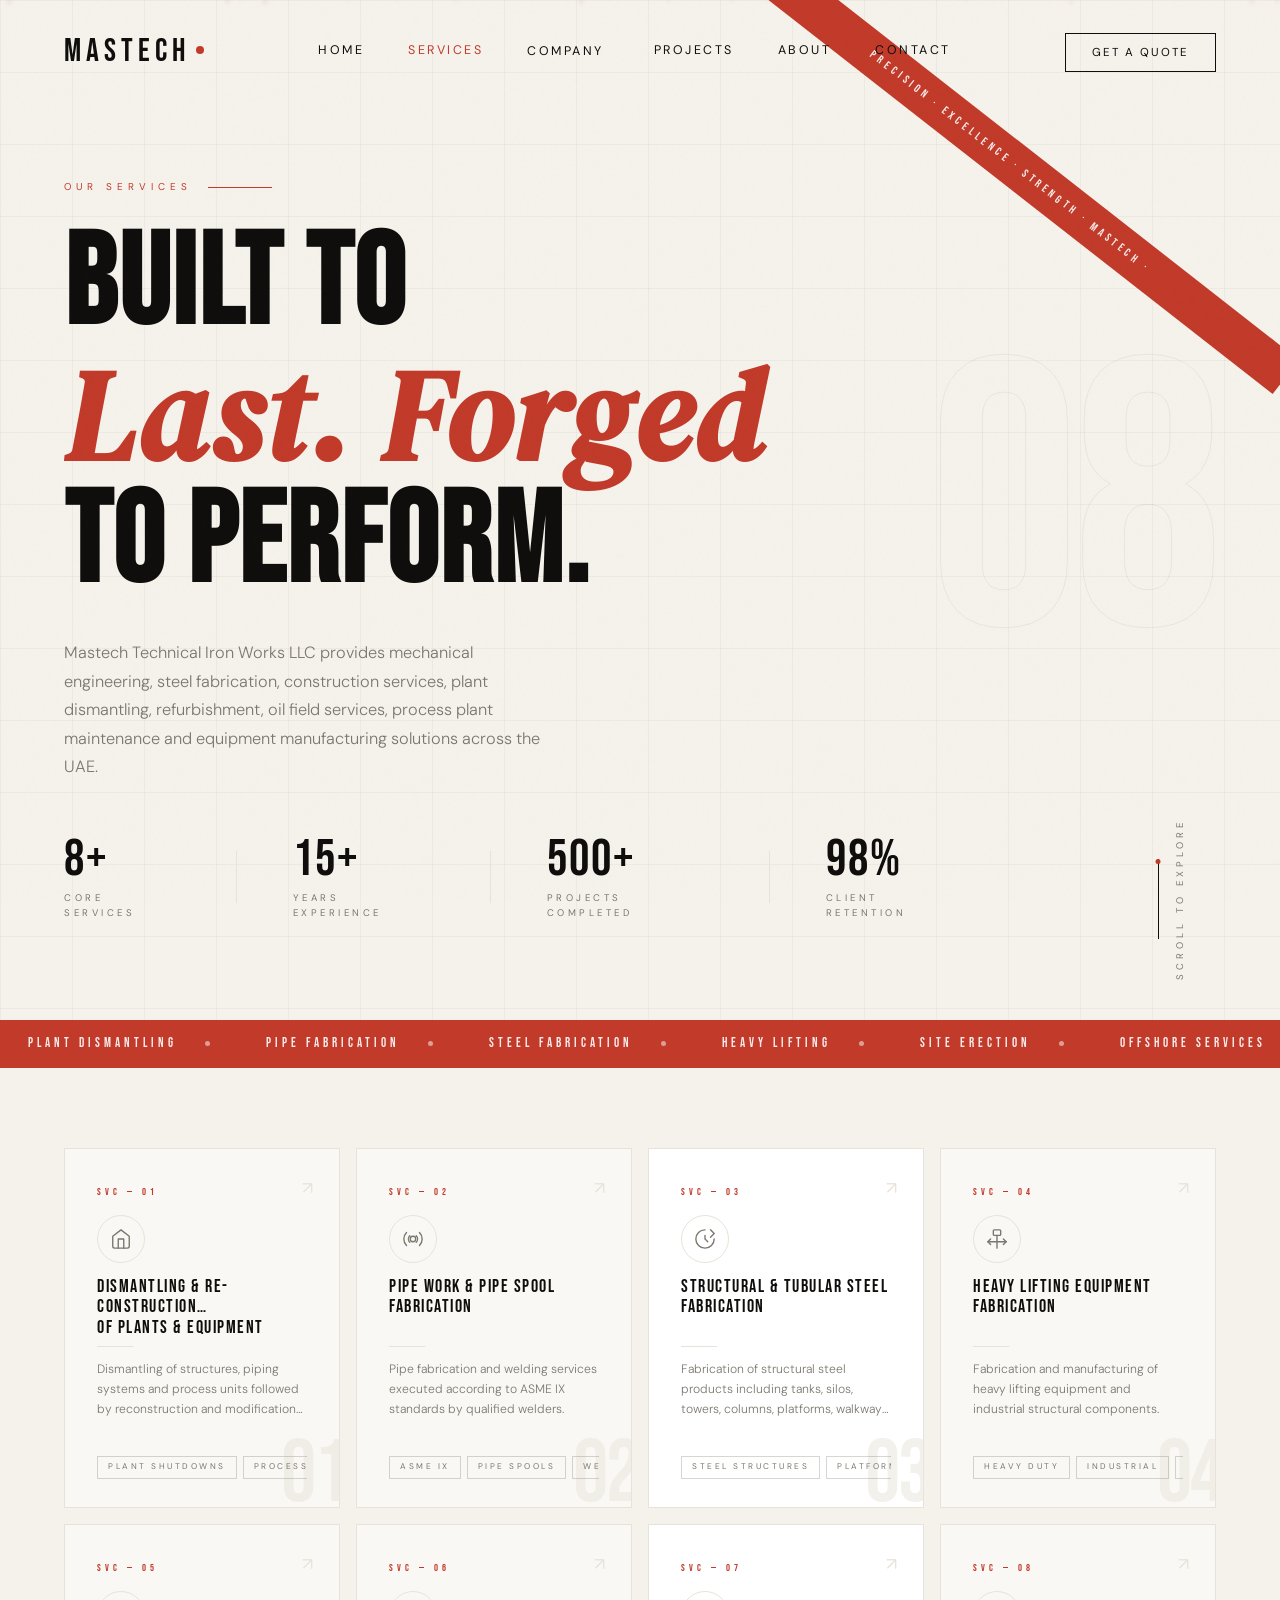
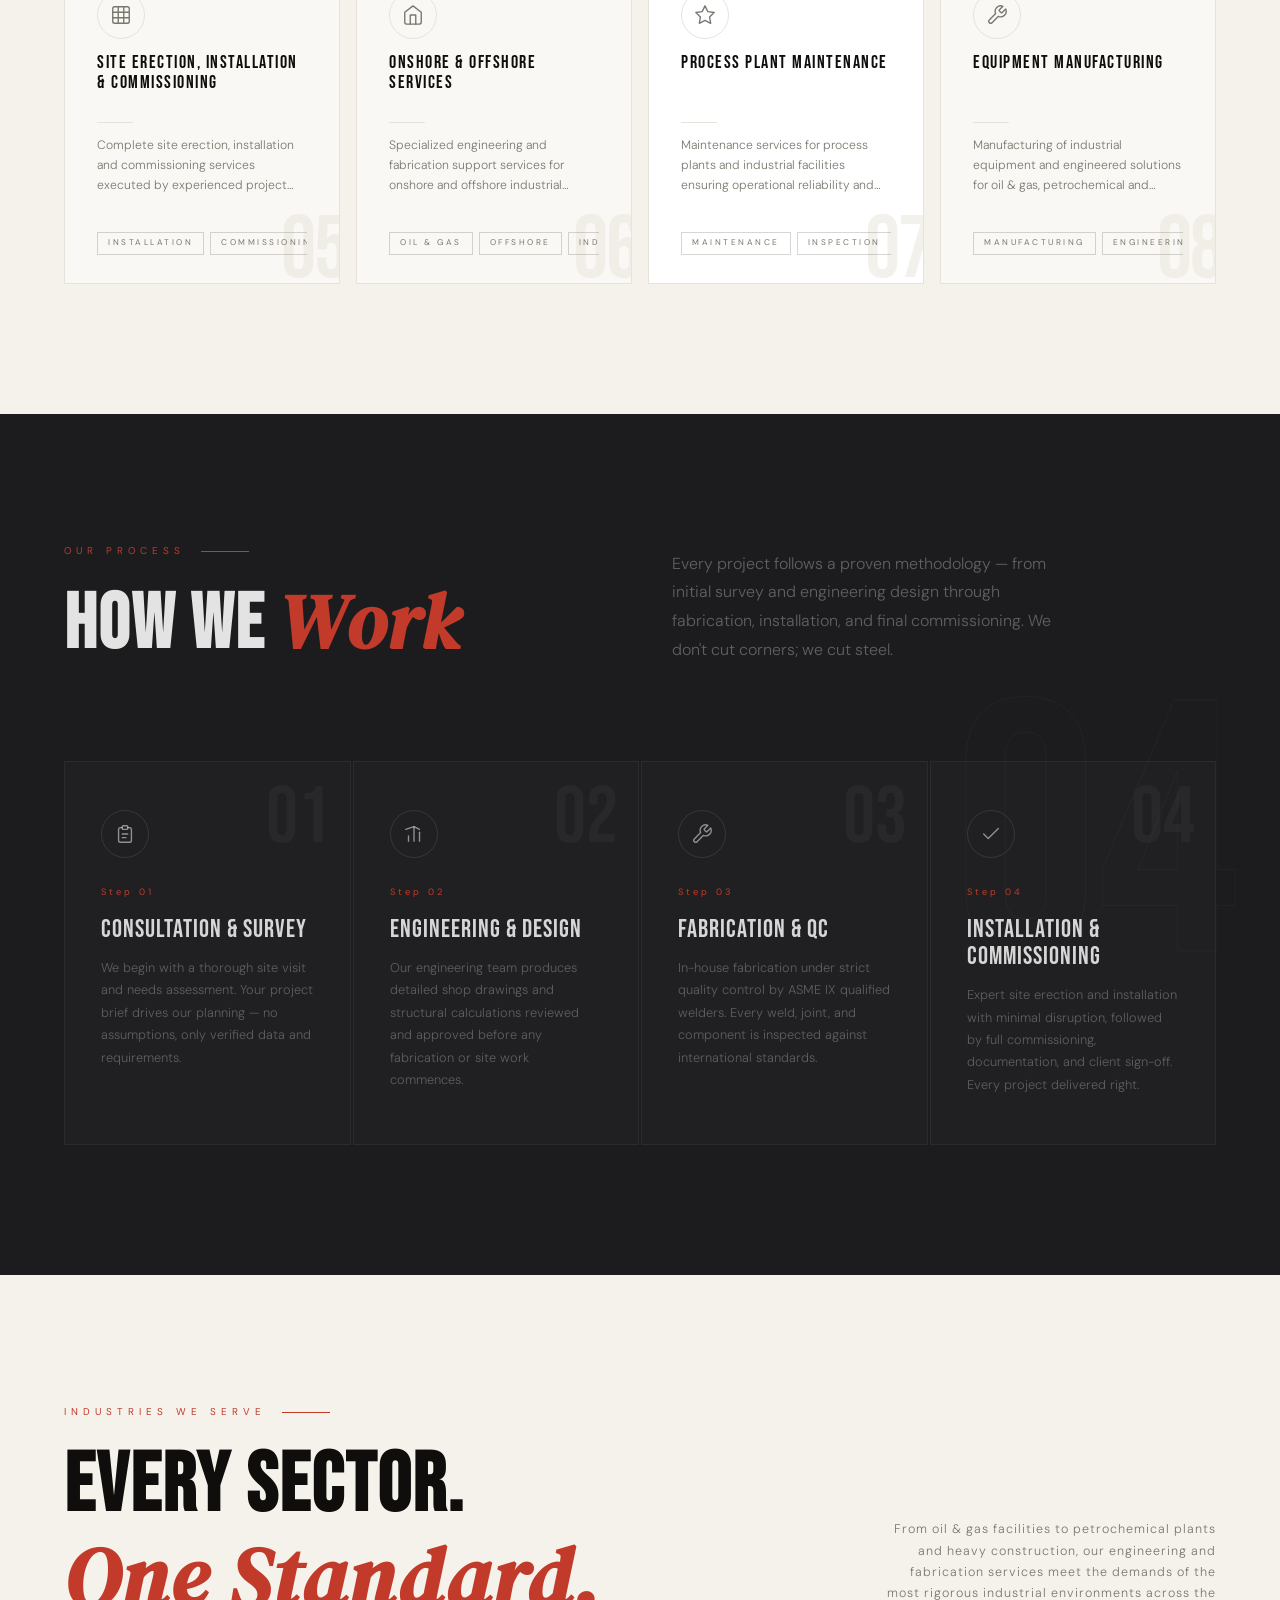
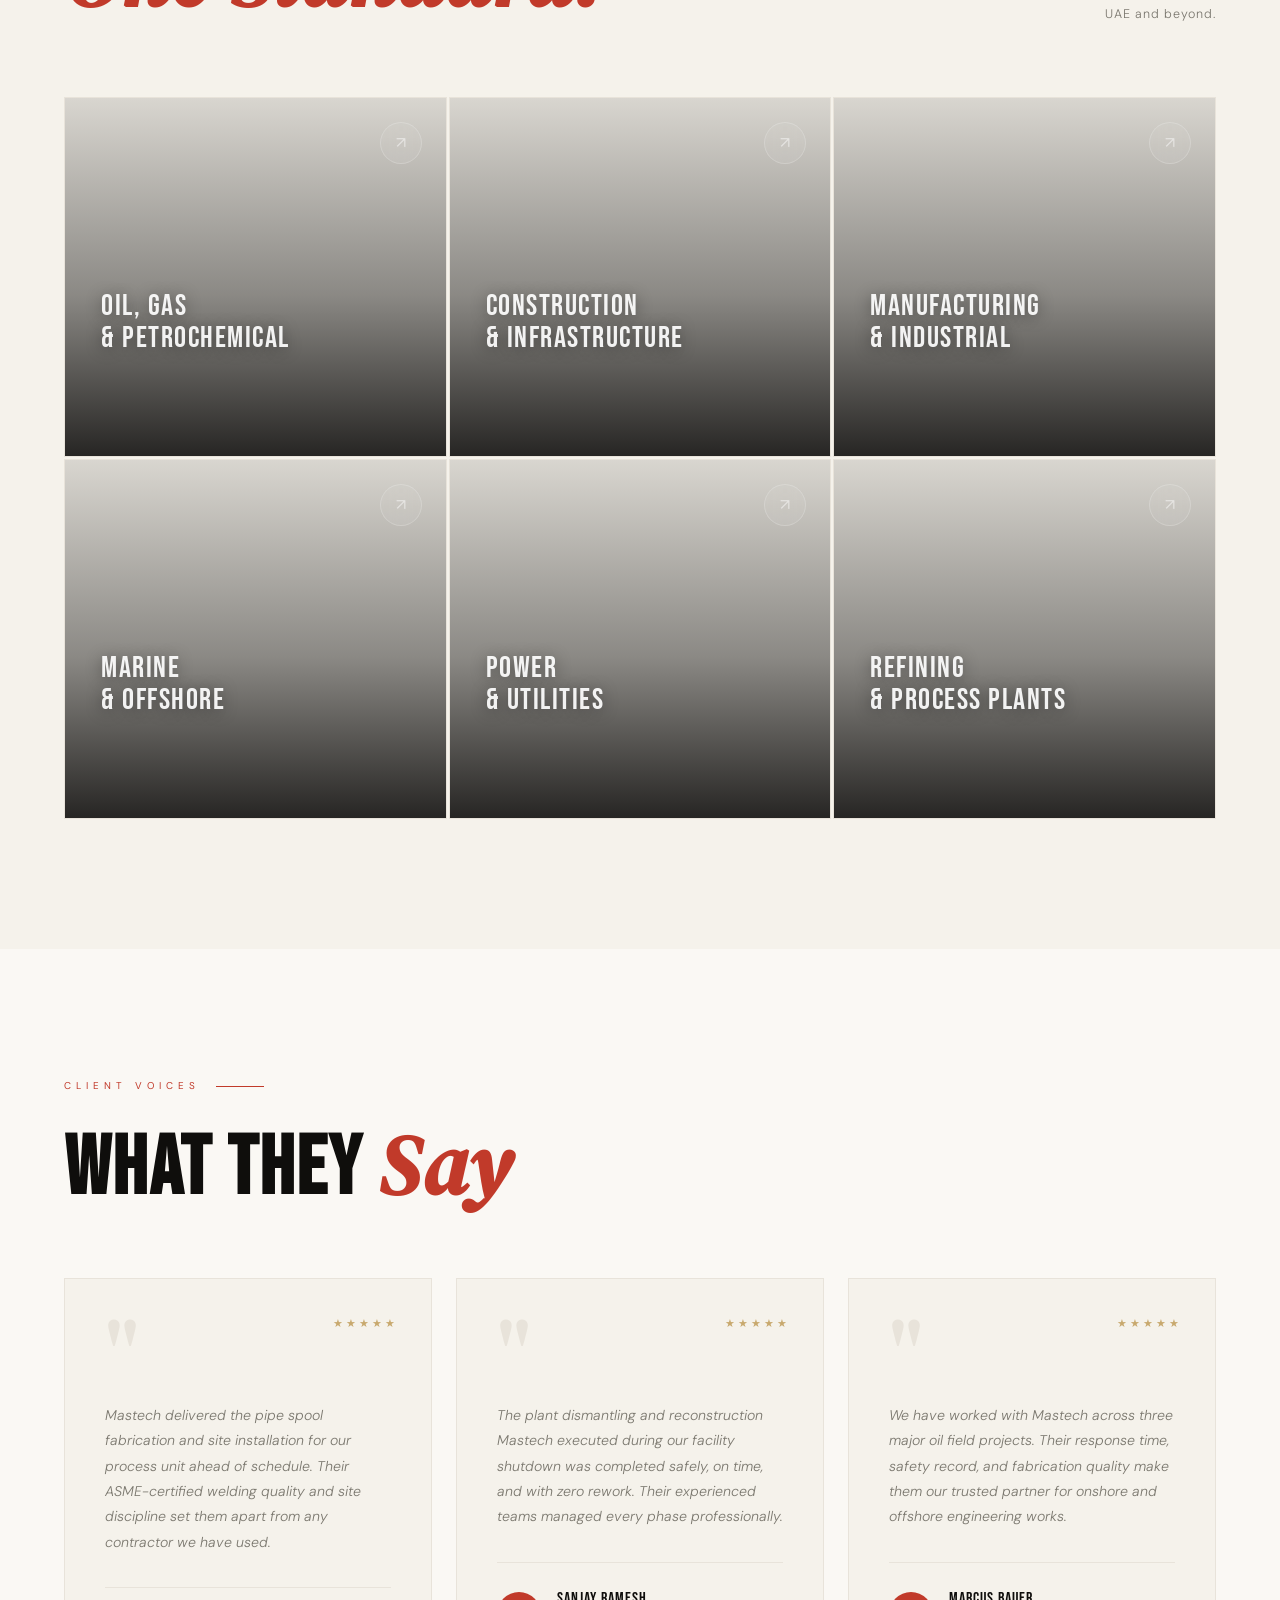
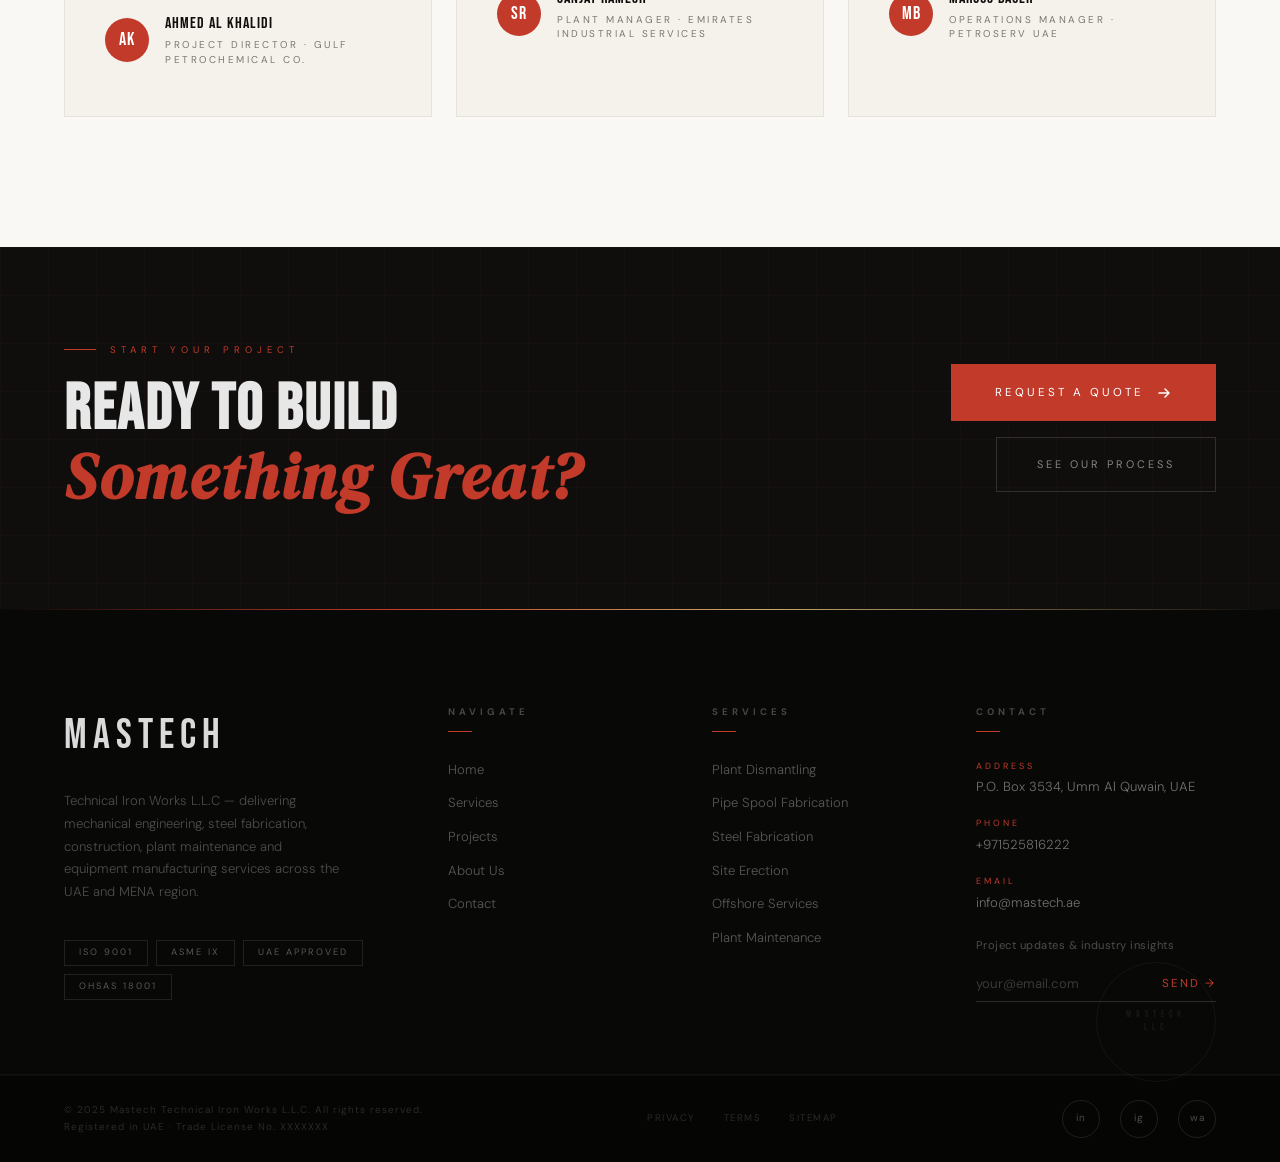
<file: services.html>
<!DOCTYPE html>
<html lang="en">
<head>
  <meta charset="UTF-8" />
  <meta name="viewport" content="width=device-width, initial-scale=1.0" />
  <title>Services — Mastech Technical Iron Works L.L.C</title>
  <link rel="preconnect" href="https://fonts.googleapis.com" />
  <link rel="preconnect" href="https://fonts.gstatic.com" crossorigin />
  <link href="https://fonts.googleapis.com/css2?family=Bebas+Neue&family=DM+Serif+Display:ital@0;1&family=DM+Sans:ital,wght@0,300;0,400;0,500;1,300&display=swap" rel="stylesheet" />
  <link rel="stylesheet" href="assets/css/main.css" />
  <link rel="stylesheet" href="assets/css/services.css" />
  <style>
    /* ── NAV DROPDOWN: remove browser default bullet dots ── */
    .nav-dropdown,
    .nav-dropdown li {
      list-style: none;
      list-style-type: none;
    }

    /* ═══════════════════════════════════════════════════════════════
       MASTECH — UNIFORM SERVICE CARDS  v4
       Goal : every card identical size, perfectly aligned grid
       Rule : override only layout/typography — zero design changes
    ═══════════════════════════════════════════════════════════════ */

    /* ── 1. GRID: 4 equal columns, 2 equal rows ──────────────────
       Replace the bento free-placement grid with a strict 4×2 grid.
       All 8 cards get exactly 1 cell each — no spanning.
       grid-auto-rows is overridden to produce equal-height rows.
    ───────────────────────────────────────────────────────────────── */
    .services-bento {
      display: grid;
      grid-template-columns: repeat(4, 1fr);
      grid-template-rows: repeat(2, 360px);
      grid-auto-rows: 360px;
      gap: 16px;
      padding: 80px 64px 130px;
    }

    /* Reset every card's grid placement — let them flow naturally */
    .svc-card--a,
    .svc-card--b,
    .svc-card--c,
    .svc-card--d,
    .svc-card--e,
    .svc-card--f,
    .svc-card--g,
    .svc-card--h {
      grid-column: auto;
      grid-row: auto;
      height: 360px;         /* enforce fixed height absolutely */
    }

    /* ── 2. CARD BASE: fixed dimensions, flex column layout ───────
       flex-direction: column + justify-content: flex-start means
       content stacks top→down in a controlled order.
       overflow: hidden clips anything that exceeds 360px exactly.
    ───────────────────────────────────────────────────────────────── */
    .svc-card {
      display: flex;
      flex-direction: column;
      justify-content: flex-start;
      padding: 32px 32px 28px;
      overflow: hidden;
      position: relative;
      height: 360px;
    }

    /* ── 3. STACKING: watermark behind, content above, arrow top ── */
    .svc-bg-text {
      position: absolute;
      right: -8px;
      bottom: -12px;
      z-index: 1;
      font-size: 5.5rem;
      opacity: 0.5;
      pointer-events: none;
      user-select: none;
      line-height: 1;
    }
    .svc-num,
    .svc-icon-circle,
    .svc-name,
    .svc-divider,
    .svc-desc,
    .svc-tags       { position: relative; z-index: 2; }
    .svc-arrow      { position: absolute; top: 26px; right: 26px; z-index: 3; font-size: 1.1rem; }

    /* ── 4. FIXED-HEIGHT SECTIONS inside every card ───────────────
       Each element gets a fixed height / flex-shrink: 0 so no
       element steals space from another regardless of content.
    ───────────────────────────────────────────────────────────────── */

    /* Service number — fixed 1 line */
    .svc-num {
      flex-shrink: 0;
      height: 22px;
      line-height: 22px;
      margin-bottom: 12px;
      overflow: hidden;
    }

    /* Icon circle — always 48×48 */
    .svc-icon-circle {
      flex-shrink: 0;
      width: 48px;
      height: 48px;
      margin-bottom: 14px;
    }

    /* Title — fixed 2-line height, clips at 3rd line */
    .svc-name {
      flex-shrink: 0;
      font-size: clamp(1.0rem, 1.4vw, 1.45rem);
      line-height: 1.15;
      height: calc(1.45rem * 1.15 * 2 + 4px);   /* exactly 2 lines */
      overflow: hidden;
      display: -webkit-box;
      -webkit-line-clamp: 2;
      -webkit-box-orient: vertical;
      white-space: normal;
      word-break: normal;
      overflow-wrap: break-word;
      margin-bottom: 12px;
    }

    /* Divider — fixed 1px line */
    .svc-divider {
      flex-shrink: 0;
      height: 1px;
      margin-bottom: 12px;
    }

    /* Description — fixed 3-line height, clips overflow */
    .svc-desc {
      flex-shrink: 0;
      font-size: 0.76rem;
      line-height: 1.65;
      height: calc(0.76rem * 1.65 * 3);          /* exactly 3 lines */
      overflow: hidden;
      display: -webkit-box;
      -webkit-line-clamp: 3;
      -webkit-box-orient: vertical;
      overflow-wrap: break-word;
      margin-bottom: 0;
    }

    /* Tags — pushed to bottom with auto margin, max 1 row, clips */
    .svc-tags {
      margin-top: auto;
      flex-shrink: 0;
      display: flex;
      flex-wrap: nowrap;
      gap: 6px;
      overflow: hidden;
      max-height: 28px;
    }

    .tag {
      flex-shrink: 0;
      white-space: nowrap;
      font-size: 0.52rem;
      padding: 4px 10px;
    }

    /* ── 5. COLOUR OVERRIDES: Cards C & G → white ─────────────────
       Preserved from previous version exactly.
    ───────────────────────────────────────────────────────────────── */

    /* Card C — white (was gold/dark ink) */
    .svc-card--c {
      background: #ffffff !important;
      border-color: #e8e3da !important;
    }
    .svc-card--c::before         { background: var(--rust) !important; }
    .svc-card--c .svc-num        { color: var(--rust) !important; }
    .svc-card--c .svc-name       { color: var(--ink)  !important; }
    .svc-card--c .svc-desc       { color: var(--mid)  !important; }
    .svc-card--c .svc-divider    { background: #e8e3da !important; }
    .svc-card--c .svc-arrow      { color: #e8e3da !important; }
    .svc-card--c .svc-bg-text    { color: var(--smoke) !important; opacity: 0.5 !important; }
    .svc-card--c .tag            { border-color: rgba(122,119,110,0.3) !important; color: var(--mid) !important; }
    .svc-card--c .svc-icon-circle{ border-color: #e8e3da !important; }
    .svc-card--c .svc-icon-circle svg { stroke: var(--mid) !important; }

    /* Card G — white (was steel/dark) */
    .svc-card--g {
      background: #ffffff !important;
      border-color: #e8e3da !important;
    }
    .svc-card--g::before         { background: var(--rust) !important; }
    .svc-card--g .svc-num        { color: var(--rust) !important; }
    .svc-card--g .svc-name       { color: var(--ink)  !important; }
    .svc-card--g .svc-desc       { color: var(--mid)  !important; }
    .svc-card--g .svc-divider    { background: #e8e3da !important; }
    .svc-card--g .svc-arrow      { color: #e8e3da !important; }
    .svc-card--g .svc-bg-text    { color: var(--smoke) !important; opacity: 0.5 !important; }
    .svc-card--g .tag            { border-color: rgba(122,119,110,0.3) !important; color: var(--mid) !important; }
    .svc-card--g .svc-icon-circle{ border-color: #e8e3da !important; }
    .svc-card--g .svc-icon-circle svg { stroke: var(--mid) !important; }

    /* ── 6. TABLET ≤ 1100px: 2 columns ────────────────────────── */
    @media (max-width: 1100px) {
      .services-bento {
        grid-template-columns: repeat(2, 1fr);
        grid-template-rows: repeat(4, 340px);
        grid-auto-rows: 340px;
        padding: 64px 32px 100px;
        gap: 14px;
      }
      .svc-card--a, .svc-card--b, .svc-card--c,
      .svc-card--d, .svc-card--e, .svc-card--f,
      .svc-card--g, .svc-card--h {
        height: 340px;
      }
      .svc-card { height: 340px; }
      .svc-name { font-size: clamp(1.0rem, 2vw, 1.4rem); }
    }

    /* ── 7. MOBILE ≤ 768px: 1 column ───────────────────────────── */
    @media (max-width: 768px) {
      .services-bento {
        grid-template-columns: 1fr;
        grid-template-rows: none;
        grid-auto-rows: auto;
        padding: 48px 20px 80px;
        gap: 12px;
      }
      .svc-card--a, .svc-card--b, .svc-card--c,
      .svc-card--d, .svc-card--e, .svc-card--f,
      .svc-card--g, .svc-card--h {
        height: auto;
        min-height: 300px;
      }
      .svc-card {
        height: auto;
        min-height: 300px;
        padding: 28px 24px 24px;
      }
      /* On mobile restore natural title/desc display — no clamp clips */
      .svc-name {
        font-size: clamp(1.3rem, 5.5vw, 1.85rem);
        height: auto;
        -webkit-line-clamp: unset;
        display: block;
      }
      .svc-desc {
        height: auto;
        -webkit-line-clamp: unset;
        display: block;
      }
      .svc-tags {
        flex-wrap: wrap;
        max-height: none;
        overflow: visible;
      }
    }
  </style>
</head>
<body>

  <!-- Progress Bar -->
  <div class="progress-bar" id="progressBar"></div>

  <!-- Ambient Shapes -->
  <div class="ambient-shapes">
    <div class="ambient-blob ambient-1"></div>
    <div class="ambient-blob ambient-2"></div>
    <div class="ambient-blob ambient-3"></div>
  </div>

  <!-- Floating Particles -->
  <div class="floating-particles" id="particles"></div>

  <!-- ══════════════════════════════════
       NAVIGATION
  ══════════════════════════════════ -->
  <nav id="mainNav">
    <a href="index.html" class="logo">
      MASTECH<div class="logo-dot"></div>
    </a>

    <div class="nav-links">
      <a href="index.html">Home</a>
      <a href="services.html" style="color:var(--rust)">Services</a>

      <!-- ── COMPANY DROPDOWN ──────────────────────────────── -->
      <div class="nav-dropdown-wrap" role="listitem">
        <button
          class="nav-dropdown-trigger"
          aria-haspopup="true"
          aria-expanded="false"
          aria-controls="companyMenu"
          id="companyTrigger"
        >
          Company
          <span class="nav-chevron" aria-hidden="true"></span>
        </button>

        <ul
          class="nav-dropdown"
          id="companyMenu"
          role="menu"
          aria-labelledby="companyTrigger"
        >
          <li role="none">
            <a href="company/trade-licenses.html" role="menuitem">
              <span class="nav-dropdown-dot" aria-hidden="true"></span>
              Trade Licenses
            </a>
          </li>
          <li role="none">
            <a href="company/membership-certificate.html" role="menuitem">
              <span class="nav-dropdown-dot" aria-hidden="true"></span>
              Membership Certificate
            </a>
          </li>
          <li role="none">
            <a href="organization-chart.html" role="menuitem">
              <span class="nav-dropdown-dot" aria-hidden="true"></span>
              Organization Chart
            </a>
          </li>
          <li role="none">
            <a href="policies.html" role="menuitem">
              <span class="nav-dropdown-dot" aria-hidden="true"></span>
              Policies
            </a>
          </li>
        </ul>
      </div>
      <!-- ── END COMPANY DROPDOWN ─────────────────────────── -->

      <a href="projects.html">Projects</a>
      <a href="about.html">About</a>
      <a href="contact.html">Contact</a>
    </div>

    <button class="nav-cta" onclick="document.getElementById('cta').scrollIntoView({behavior:'smooth'})">Get a Quote</button>

    <div class="nav-hamburger" id="navHamburger" aria-label="Menu" aria-expanded="false">
      <span></span><span></span><span></span>
    </div>
  </nav>

  <!-- ══════════════════════════════════
       MOBILE MENU
  ══════════════════════════════════ -->
  <div class="mobile-menu" id="mobileMenu" role="dialog" aria-label="Navigation">

    <a href="index.html"    onclick="closeMobileMenu()">Home</a>
    <a href="services.html" onclick="closeMobileMenu()">Services</a>

    <!-- Company accordion -->
    <div style="display:flex; flex-direction:column; align-items:center; gap:0;">
      <button
        class="mobile-company-toggle"
        id="mobileCompanyToggle"
        aria-expanded="false"
        aria-controls="mobileSubLinks"
      >
        Company
        <span class="nav-chevron" aria-hidden="true"></span>
      </button>

      <ul class="mobile-sub-links" id="mobileSubLinks" aria-label="Company sub-menu">
        <li><a href="company/trade-licenses.html"         onclick="closeMobileMenu()">Trade Licenses</a></li>
        <li><a href="company/membership-certificate.html" onclick="closeMobileMenu()">Membership Certificate</a></li>
        <li><a href="organization-chart.html"             onclick="closeMobileMenu()">Organization Chart</a></li>
        <li><a href="policies.html"                       onclick="closeMobileMenu()">Policies</a></li>
      </ul>
    </div>

    <a href="projects.html" onclick="closeMobileMenu()">Projects</a>
    <a href="about.html"    onclick="closeMobileMenu()">About</a>
    <a href="contact.html"  onclick="closeMobileMenu()">Contact</a>

    <button class="mobile-cta"
      onclick="document.getElementById('cta').scrollIntoView({behavior:'smooth'}); closeMobileMenu();">
      Get a Quote
    </button>

  </div>

  <!-- ══════════════════════════════════
       HERO
  ══════════════════════════════════ -->
  <section class="services-hero" id="top">
    <div class="services-hero-grid"></div>
    <div class="services-hero-tape"></div>
    <div class="services-hero-num">08</div>

    <div class="services-hero-inner">
      <div class="services-hero-eyebrow">
        <span>Our Services</span>
        <div class="services-hero-eyebrow-line" id="eyebrowLine"></div>
      </div>

      <h1 class="services-hero-title reveal">
        Built to
        <em>Last. Forged</em>
        to Perform.
      </h1>

      <p class="services-hero-desc reveal stagger-2">
        Mastech Technical Iron Works LLC provides mechanical engineering, steel fabrication,
        construction services, plant dismantling, refurbishment, oil field services,
        process plant maintenance and equipment manufacturing solutions across the UAE.
      </p>

      <div class="services-hero-stats reveal stagger-3">
        <div class="stat-item">
          <div class="stat-num">08<span>+</span></div>
          <div class="stat-label">Core Services</div>
        </div>
        <div class="stat-divider"></div>
        <div class="stat-item">
          <div class="stat-num">15<span>+</span></div>
          <div class="stat-label">Years Experience</div>
        </div>
        <div class="stat-divider"></div>
        <div class="stat-item">
          <div class="stat-num">500<span>+</span></div>
          <div class="stat-label">Projects Completed</div>
        </div>
        <div class="stat-divider"></div>
        <div class="stat-item">
          <div class="stat-num">98<span>%</span></div>
          <div class="stat-label">Client Retention</div>
        </div>
      </div>
    </div>

    <div class="services-scroll-hint">
      <div class="services-scroll-line"></div>
      <span class="services-scroll-text">Scroll to explore</span>
    </div>
  </section>

  <!-- ══════════════════════════════════
       TICKER
  ══════════════════════════════════ -->
  <div class="services-ticker-wrap">
    <div class="services-ticker-track">
      <!-- duplicated for seamless loop -->
      <div class="ticker-item"><span>Plant Dismantling</span><div class="ticker-dot"></div></div>
      <div class="ticker-item"><span>Pipe Fabrication</span><div class="ticker-dot"></div></div>
      <div class="ticker-item"><span>Steel Fabrication</span><div class="ticker-dot"></div></div>
      <div class="ticker-item"><span>Heavy Lifting</span><div class="ticker-dot"></div></div>
      <div class="ticker-item"><span>Site Erection</span><div class="ticker-dot"></div></div>
      <div class="ticker-item"><span>Offshore Services</span><div class="ticker-dot"></div></div>
      <div class="ticker-item"><span>Plant Maintenance</span><div class="ticker-dot"></div></div>
      <div class="ticker-item"><span>Equipment Manufacturing</span><div class="ticker-dot"></div></div>
      <div class="ticker-item"><span>Plant Dismantling</span><div class="ticker-dot"></div></div>
      <div class="ticker-item"><span>Pipe Fabrication</span><div class="ticker-dot"></div></div>
      <div class="ticker-item"><span>Steel Fabrication</span><div class="ticker-dot"></div></div>
      <div class="ticker-item"><span>Heavy Lifting</span><div class="ticker-dot"></div></div>
      <div class="ticker-item"><span>Site Erection</span><div class="ticker-dot"></div></div>
      <div class="ticker-item"><span>Offshore Services</span><div class="ticker-dot"></div></div>
      <div class="ticker-item"><span>Plant Maintenance</span><div class="ticker-dot"></div></div>
      <div class="ticker-item"><span>Equipment Manufacturing</span><div class="ticker-dot"></div></div>
    </div>
  </div>

  <!-- ══════════════════════════════════
       BENTO SERVICES GRID
  ══════════════════════════════════ -->
  <div class="services-bento" id="services">

    <!-- Card A — Large Featured -->
    <div class="svc-card svc-card--a reveal" data-category="structural">
      <div class="svc-bg-text">01</div>
      <div class="svc-num">SVC — 01</div>
      <div class="svc-icon-circle">
        <svg width="24" height="24" viewBox="0 0 24 24" fill="none" stroke="currentColor" stroke-width="1.5" stroke-linecap="round" stroke-linejoin="round">
          <path d="M3 9l9-7 9 7v11a2 2 0 0 1-2 2H5a2 2 0 0 1-2-2z"/><polyline points="9 22 9 12 15 12 15 22"/>
        </svg>
      </div>
      <div class="svc-name">Dismantling &amp; Re-construction<br>of Plants &amp; Equipment</div>
      <div class="svc-divider"></div>
      <p class="svc-desc">Dismantling of structures, piping systems and process units followed by reconstruction and modification works to meet operational requirements.</p>
      <div class="svc-tags">
        <span class="tag">Plant Shutdowns</span>
        <span class="tag">Process Units</span>
        <span class="tag">Modifications</span>
      </div>
      <span class="svc-arrow">↗</span>
    </div>

    <!-- Card B -->
    <div class="svc-card svc-card--b reveal" data-category="fabrication">
      <div class="svc-bg-text">02</div>
      <div class="svc-num">SVC — 02</div>
      <div class="svc-icon-circle">
        <svg width="24" height="24" viewBox="0 0 24 24" fill="none" stroke="currentColor" stroke-width="1.5" stroke-linecap="round" stroke-linejoin="round">
          <circle cx="12" cy="12" r="3"/><path d="M19.07 4.93a10 10 0 0 1 0 14.14M4.93 4.93a10 10 0 0 0 0 14.14"/><path d="M15.54 8.46a5 5 0 0 1 0 7.07M8.46 8.46a5 5 0 0 0 0 7.07"/>
        </svg>
      </div>
      <div class="svc-name">Pipe Work &amp; Pipe Spool Fabrication</div>
      <div class="svc-divider"></div>
      <p class="svc-desc">Pipe fabrication and welding services executed according to ASME IX standards by qualified welders.</p>
      <div class="svc-tags">
        <span class="tag">ASME IX</span>
        <span class="tag">Pipe Spools</span>
        <span class="tag">Welding</span>
      </div>
      <span class="svc-arrow">↗</span>
    </div>

    <!-- Card C — White override -->
    <div class="svc-card svc-card--c svc-card--gold reveal stagger-2" data-category="fabrication">
      <div class="svc-bg-text">03</div>
      <div class="svc-num">SVC — 03</div>
      <div class="svc-icon-circle">
        <svg width="24" height="24" viewBox="0 0 24 24" fill="none" stroke="currentColor" stroke-width="1.5" stroke-linecap="round" stroke-linejoin="round">
          <path d="M12 2C6.48 2 2 6.48 2 12s4.48 10 10 10 10-4.48 10-10"/><path d="M12 8v4l3 3"/><path d="M18 2l4 4-4 4"/>
        </svg>
      </div>
      <div class="svc-name">Structural &amp; Tubular Steel Fabrication</div>
      <div class="svc-divider"></div>
      <p class="svc-desc">Fabrication of structural steel products including tanks, silos, towers, columns, platforms, walkways and handrails.</p>
      <div class="svc-tags">
        <span class="tag">Steel Structures</span>
        <span class="tag">Platforms</span>
        <span class="tag">Walkways</span>
      </div>
      <span class="svc-arrow">↗</span>
    </div>

    <!-- Card D -->
    <div class="svc-card svc-card--d reveal stagger-1" data-category="fabrication">
      <div class="svc-bg-text">04</div>
      <div class="svc-num">SVC — 04</div>
      <div class="svc-icon-circle">
        <svg width="24" height="24" viewBox="0 0 24 24" fill="none" stroke="currentColor" stroke-width="1.5" stroke-linecap="round" stroke-linejoin="round">
          <path d="M12 22V8"/><path d="m5 12-3 3 3 3"/><path d="m19 12 3 3-3 3"/><path d="M2 15h20"/><rect x="8" y="2" width="8" height="6" rx="1"/>
        </svg>
      </div>
      <div class="svc-name">Heavy Lifting Equipment Fabrication</div>
      <div class="svc-divider"></div>
      <p class="svc-desc">Fabrication and manufacturing of heavy lifting equipment and industrial structural components.</p>
      <div class="svc-tags">
        <span class="tag">Heavy Duty</span>
        <span class="tag">Industrial</span>
        <span class="tag">Fabrication</span>
      </div>
      <span class="svc-arrow">↗</span>
    </div>

    <!-- Card E -->
    <div class="svc-card svc-card--e reveal stagger-3" data-category="structural">
      <div class="svc-bg-text">05</div>
      <div class="svc-num">SVC — 05</div>
      <div class="svc-icon-circle">
        <svg width="24" height="24" viewBox="0 0 24 24" fill="none" stroke="currentColor" stroke-width="1.5" stroke-linecap="round" stroke-linejoin="round">
          <rect x="3" y="3" width="18" height="18" rx="2"/><path d="M3 9h18M3 15h18M9 3v18M15 3v18"/>
        </svg>
      </div>
      <div class="svc-name">Site Erection, Installation<br>&amp; Commissioning</div>
      <div class="svc-divider"></div>
      <p class="svc-desc">Complete site erection, installation and commissioning services executed by experienced project teams.</p>
      <div class="svc-tags">
        <span class="tag">Installation</span>
        <span class="tag">Commissioning</span>
        <span class="tag">Project Execution</span>
      </div>
      <span class="svc-arrow">↗</span>
    </div>

    <!-- Card F -->
    <div class="svc-card svc-card--f reveal reveal-left stagger-1" data-category="finishing">
      <div class="svc-bg-text">06</div>
      <div class="svc-num">SVC — 06</div>
      <div class="svc-icon-circle">
        <svg width="24" height="24" viewBox="0 0 24 24" fill="none" stroke="currentColor" stroke-width="1.5" stroke-linecap="round" stroke-linejoin="round">
          <path d="M3 9l9-7 9 7v11a2 2 0 0 1-2 2H5a2 2 0 0 1-2-2z"/><polyline points="9 22 9 12 15 12 15 22"/>
        </svg>
      </div>
      <div class="svc-name">Onshore &amp; Offshore Services</div>
      <div class="svc-divider"></div>
      <p class="svc-desc">Specialized engineering and fabrication support services for onshore and offshore industrial projects.</p>
      <div class="svc-tags">
        <span class="tag">Oil &amp; Gas</span>
        <span class="tag">Offshore</span>
        <span class="tag">Industrial Support</span>
      </div>
      <span class="svc-arrow">↗</span>
    </div>

    <!-- Card G — White override -->
    <div class="svc-card svc-card--g svc-card--dark reveal stagger-2" data-category="maintenance">
      <div class="svc-bg-text">07</div>
      <div class="svc-num">SVC — 07</div>
      <div class="svc-icon-circle">
        <svg width="24" height="24" viewBox="0 0 24 24" fill="none" stroke="currentColor" stroke-width="1.5" stroke-linecap="round" stroke-linejoin="round">
          <polygon points="12 2 15.09 8.26 22 9.27 17 14.14 18.18 21.02 12 17.77 5.82 21.02 7 14.14 2 9.27 8.91 8.26 12 2"/>
        </svg>
      </div>
      <div class="svc-name">Process Plant Maintenance</div>
      <div class="svc-divider"></div>
      <p class="svc-desc">Maintenance services for process plants and industrial facilities ensuring operational reliability and safety.</p>
      <div class="svc-tags">
        <span class="tag">Maintenance</span>
        <span class="tag">Inspection</span>
        <span class="tag">Reliability</span>
      </div>
      <span class="svc-arrow">↗</span>
    </div>

    <!-- Card H -->
    <div class="svc-card svc-card--h reveal reveal-right stagger-3" data-category="fabrication">
      <div class="svc-bg-text">08</div>
      <div class="svc-num">SVC — 08</div>
      <div class="svc-icon-circle">
        <svg width="24" height="24" viewBox="0 0 24 24" fill="none" stroke="currentColor" stroke-width="1.5" stroke-linecap="round" stroke-linejoin="round">
          <path d="M14.7 6.3a1 1 0 0 0 0 1.4l1.6 1.6a1 1 0 0 0 1.4 0l3.77-3.77a6 6 0 0 1-7.94 7.94l-6.91 6.91a2.12 2.12 0 0 1-3-3l6.91-6.91a6 6 0 0 1 7.94-7.94l-3.76 3.76z"/>
        </svg>
      </div>
      <div class="svc-name">Equipment Manufacturing</div>
      <div class="svc-divider"></div>
      <p class="svc-desc">Manufacturing of industrial equipment and engineered solutions for oil &amp; gas, petrochemical and construction industries.</p>
      <div class="svc-tags">
        <span class="tag">Manufacturing</span>
        <span class="tag">Engineering</span>
        <span class="tag">Equipment</span>
      </div>
      <span class="svc-arrow">↗</span>
    </div>

  </div>

  <!-- ══════════════════════════════════
       PROCESS
  ══════════════════════════════════ -->
  <section class="services-process" id="process">
    <div class="process-bg-num">04</div>

    <div class="process-header">
      <div class="process-header-left">
        <div class="process-label reveal">Our Process</div>
        <h2 class="process-title reveal stagger-1">
          How We
          <em>Work</em>
        </h2>
      </div>
      <div class="process-header-right reveal stagger-2">
        <p>Every project follows a proven methodology — from initial survey and engineering design through fabrication, installation, and final commissioning. We don't cut corners; we cut steel.</p>
      </div>
    </div>

    <div class="process-steps">

      <div class="process-step reveal stagger-1">
        <div class="step-num">01</div>
        <div class="step-icon">
          <svg viewBox="0 0 24 24" fill="none" stroke-width="1.5" stroke-linecap="round" stroke-linejoin="round">
            <path d="M9 5H7a2 2 0 0 0-2 2v12a2 2 0 0 0 2 2h10a2 2 0 0 0 2-2V7a2 2 0 0 0-2-2h-2"/><rect x="9" y="3" width="6" height="4" rx="1"/><line x1="9" y1="12" x2="15" y2="12"/><line x1="9" y1="16" x2="13" y2="16"/>
          </svg>
        </div>
        <div class="step-counter">Step 01</div>
        <div class="step-title">Consultation &amp; Survey</div>
        <p class="step-desc">We begin with a thorough site visit and needs assessment. Your project brief drives our planning — no assumptions, only verified data and requirements.</p>
      </div>

      <div class="process-step reveal stagger-2">
        <div class="step-num">02</div>
        <div class="step-icon">
          <svg viewBox="0 0 24 24" fill="none" stroke-width="1.5" stroke-linecap="round" stroke-linejoin="round">
            <line x1="18" y1="20" x2="18" y2="10"/><line x1="12" y1="20" x2="12" y2="4"/><line x1="6" y1="20" x2="6" y2="14"/><polyline points="3 7 12 4 18 7"/>
          </svg>
        </div>
        <div class="step-counter">Step 02</div>
        <div class="step-title">Engineering &amp; Design</div>
        <p class="step-desc">Our engineering team produces detailed shop drawings and structural calculations reviewed and approved before any fabrication or site work commences.</p>
      </div>

      <div class="process-step reveal stagger-3">
        <div class="step-num">03</div>
        <div class="step-icon">
          <svg viewBox="0 0 24 24" fill="none" stroke-width="1.5" stroke-linecap="round" stroke-linejoin="round">
            <path d="M14.7 6.3a1 1 0 0 0 0 1.4l1.6 1.6a1 1 0 0 0 1.4 0l3.77-3.77a6 6 0 0 1-7.94 7.94l-6.91 6.91a2.12 2.12 0 0 1-3-3l6.91-6.91a6 6 0 0 1 7.94-7.94l-3.76 3.76z"/>
          </svg>
        </div>
        <div class="step-counter">Step 03</div>
        <div class="step-title">Fabrication &amp; QC</div>
        <p class="step-desc">In-house fabrication under strict quality control by ASME IX qualified welders. Every weld, joint, and component is inspected against international standards.</p>
      </div>

      <div class="process-step reveal stagger-4">
        <div class="step-num">04</div>
        <div class="step-icon">
          <svg viewBox="0 0 24 24" fill="none" stroke-width="1.5" stroke-linecap="round" stroke-linejoin="round">
            <polyline points="20 6 9 17 4 12"/>
          </svg>
        </div>
        <div class="step-counter">Step 04</div>
        <div class="step-title">Installation &amp; Commissioning</div>
        <p class="step-desc">Expert site erection and installation with minimal disruption, followed by full commissioning, documentation, and client sign-off. Every project delivered right.</p>
      </div>

    </div>
  </section>

  <!-- ══════════════════════════════════
       INDUSTRIES
  ══════════════════════════════════ -->
  <section class="services-industries">
    <div class="industries-header">
      <div>
        <div class="section-label reveal">Industries We Serve</div>
        <h2 class="section-title reveal stagger-1">
          Every Sector.<br>
          <em>One Standard.</em>
        </h2>
      </div>
      <p class="industries-header-right reveal stagger-2">
        From oil &amp; gas facilities to petrochemical plants and heavy construction,
        our engineering and fabrication services meet the demands of the most
        rigorous industrial environments across the UAE and beyond.
      </p>
    </div>

    <div class="industries-grid">

      <div class="industry-card reveal stagger-1">
        <div class="industry-img" style="background-image:url('https://images.pexels.com/photos/6285362/pexels-photo-6285362.jpeg')"></div>
        <div class="industry-overlay"></div>
        <div class="industry-arrow">↗</div>
        <div class="industry-content">
          <div class="industry-name">Oil, Gas<br>&amp; Petrochemical</div>
          <p class="industry-desc">Certified pipe fabrication, plant maintenance, and structural solutions meeting international safety codes for energy sector clients.</p>
        </div>
      </div>

      <div class="industry-card reveal stagger-2">
        <div class="industry-img" style="background-image:url('https://images.pexels.com/photos/12314551/pexels-photo-12314551.jpeg')"></div>
        <div class="industry-overlay"></div>
        <div class="industry-arrow">↗</div>
        <div class="industry-content">
          <div class="industry-name">Construction<br>&amp; Infrastructure</div>
          <p class="industry-desc">Structural steel fabrication, site erection, and heavy lifting solutions for major construction and infrastructure projects across the UAE.</p>
        </div>
      </div>

      <div class="industry-card reveal stagger-3">
        <div class="industry-img" style="background-image:url('https://images.pexels.com/photos/10344203/pexels-photo-10344203.jpeg')"></div>
        <div class="industry-overlay"></div>
        <div class="industry-arrow">↗</div>
        <div class="industry-content">
          <div class="industry-name">Manufacturing<br>&amp; Industrial</div>
          <p class="industry-desc">Equipment manufacturing, platforms, pipe supports, and engineered components for factories and production facilities.</p>
        </div>
      </div>

      <div class="industry-card reveal stagger-1">
        <div class="industry-img" style="background-image:url('https://images.pexels.com/photos/37510664/pexels-photo-37510664.jpeg')"></div>
        <div class="industry-overlay"></div>
        <div class="industry-arrow">↗</div>
        <div class="industry-content">
          <div class="industry-name">Marine<br>&amp; Offshore</div>
          <p class="industry-desc">Specialized onshore and offshore engineering and fabrication support for marine environments and offshore industrial projects.</p>
        </div>
      </div>

      <div class="industry-card reveal stagger-2">
        <div class="industry-img" style="background-image:url('https://images.pexels.com/photos/14439720/pexels-photo-14439720.jpeg')"></div>
        <div class="industry-overlay"></div>
        <div class="industry-arrow">↗</div>
        <div class="industry-content">
          <div class="industry-name">Power<br>&amp; Utilities</div>
          <p class="industry-desc">Structural steel, equipment housings, and process plant maintenance for power generation and utility infrastructure projects.</p>
        </div>
      </div>

      <div class="industry-card reveal stagger-3">
        <div class="industry-img" style="background-image:url('https://images.pexels.com/photos/34389695/pexels-photo-34389695.jpeg')"></div>
        <div class="industry-overlay"></div>
        <div class="industry-arrow">↗</div>
        <div class="industry-content">
          <div class="industry-name">Refining<br>&amp; Process Plants</div>
          <p class="industry-desc">Plant dismantling, refurbishment, and process plant maintenance services ensuring operational reliability for refining and processing facilities.</p>
        </div>
      </div>

    </div>
  </section>

  <!-- ══════════════════════════════════
       TESTIMONIALS
  ══════════════════════════════════ -->
  <section class="services-testimonials">
    <div class="section-label reveal">Client Voices</div>
    <h2 class="section-title reveal stagger-1">
      What They <em>Say</em>
    </h2>

    <div class="testimonials-grid">

      <div class="testimonial-card reveal stagger-1">
        <div class="testimonial-stars">
          <span class="star">★</span><span class="star">★</span><span class="star">★</span><span class="star">★</span><span class="star">★</span>
        </div>
        <span class="testimonial-quote-mark">"</span>
        <p class="testimonial-text">Mastech delivered the pipe spool fabrication and site installation for our process unit ahead of schedule. Their ASME-certified welding quality and site discipline set them apart from any contractor we have used.</p>
        <div class="testimonial-meta">
          <div class="testimonial-avatar">AK</div>
          <div>
            <div class="testimonial-name">Ahmed Al Khalidi</div>
            <div class="testimonial-company">Project Director · Gulf Petrochemical Co.</div>
          </div>
        </div>
      </div>

      <div class="testimonial-card reveal stagger-2">
        <div class="testimonial-stars">
          <span class="star">★</span><span class="star">★</span><span class="star">★</span><span class="star">★</span><span class="star">★</span>
        </div>
        <span class="testimonial-quote-mark">"</span>
        <p class="testimonial-text">The plant dismantling and reconstruction Mastech executed during our facility shutdown was completed safely, on time, and with zero rework. Their experienced teams managed every phase professionally.</p>
        <div class="testimonial-meta">
          <div class="testimonial-avatar">SR</div>
          <div>
            <div class="testimonial-name">Sanjay Ramesh</div>
            <div class="testimonial-company">Plant Manager · Emirates Industrial Services</div>
          </div>
        </div>
      </div>

      <div class="testimonial-card reveal stagger-3">
        <div class="testimonial-stars">
          <span class="star">★</span><span class="star">★</span><span class="star">★</span><span class="star">★</span><span class="star">★</span>
        </div>
        <span class="testimonial-quote-mark">"</span>
        <p class="testimonial-text">We have worked with Mastech across three major oil field projects. Their response time, safety record, and fabrication quality make them our trusted partner for onshore and offshore engineering works.</p>
        <div class="testimonial-meta">
          <div class="testimonial-avatar">MB</div>
          <div>
            <div class="testimonial-name">Marcus Bauer</div>
            <div class="testimonial-company">Operations Manager · Petroserv UAE</div>
          </div>
        </div>
      </div>

    </div>
  </section>

  <!-- ══════════════════════════════════
       CTA BAND
  ══════════════════════════════════ -->
  <div class="services-cta-band" id="cta">
    <div class="cta-band-bg"></div>
    <div class="cta-band-left">
      <div class="cta-band-label reveal">Start Your Project</div>
      <h2 class="cta-band-title reveal stagger-1">
        Ready to Build<br>
        <em>Something Great?</em>
      </h2>
    </div>
    <div class="cta-band-right reveal stagger-2">
      <a href="contact.html" class="btn-primary">
        Request a Quote
        <svg width="16" height="16" viewBox="0 0 16 16" fill="none">
          <path d="M3 8H13M13 8L9 4M13 8L9 12" stroke="currentColor" stroke-width="1.5" stroke-linecap="round" stroke-linejoin="round"/>
        </svg>
      </a>
      <a href="#process" class="btn-outline">See Our Process</a>
    </div>
  </div>

  <!-- ══════════════════════════════════
       FOOTER
  ══════════════════════════════════ -->
  <footer>
    <div class="footer-ring-wrap">
      <div class="footer-ring">
        <div class="footer-ring-inner">MASTECH<br>LLC</div>
      </div>
    </div>

    <div class="footer-main">
      <!-- Brand -->
      <div class="footer-brand-col">
        <a href="index.html" class="footer-logo">MASTECH</a>
        <p class="footer-tagline-text">
          Technical Iron Works L.L.C — delivering mechanical engineering, steel fabrication,
          construction, plant maintenance and equipment manufacturing services
          across the UAE and MENA region.
        </p>
        <div class="footer-certs">
          <span class="footer-cert-badge">ISO 9001</span>
          <span class="footer-cert-badge">ASME IX</span>
          <span class="footer-cert-badge">UAE Approved</span>
          <span class="footer-cert-badge">OHSAS 18001</span>
        </div>
      </div>

      <!-- Nav -->
      <div class="footer-nav-col">
        <h5>Navigate</h5>
        <ul>
          <li><a href="index.html">Home</a></li>
          <li><a href="services.html">Services</a></li>
          <li><a href="projects.html">Projects</a></li>
          <li><a href="about.html">About Us</a></li>
          <li><a href="contact.html">Contact</a></li>
        </ul>
      </div>

      <!-- Services -->
      <div class="footer-nav-col">
        <h5>Services</h5>
        <ul>
          <li><a href="#">Plant Dismantling</a></li>
          <li><a href="#">Pipe Spool Fabrication</a></li>
          <li><a href="#">Steel Fabrication</a></li>
          <li><a href="#">Site Erection</a></li>
          <li><a href="#">Offshore Services</a></li>
          <li><a href="#">Plant Maintenance</a></li>
        </ul>
      </div>

      <!-- Contact -->
      <div class="footer-contact-col">
        <h5>Contact</h5>
        <div class="footer-contact-item">
          <span class="footer-contact-label">Address</span>
          <span class="footer-contact-val">P.O. Box 3534, Umm Al Quwain, UAE</span>
        </div>
        <div class="footer-contact-item">
          <span class="footer-contact-label">Phone</span>
          <a class="footer-contact-val" href="tel:+971525816222">+971525816222</a>
        </div>
        <div class="footer-contact-item">
          <span class="footer-contact-label">Email</span>
          <a class="footer-contact-val" href="mailto:info@mastech.ae">info@mastech.ae</a>
        </div>

        <div class="footer-newsletter">
          <p>Project updates &amp; industry insights</p>
          <div class="footer-nl-form">
            <input class="footer-nl-input" type="email" placeholder="your@email.com" />
            <button class="footer-nl-btn">Send →</button>
          </div>
        </div>
      </div>
    </div>

    <div class="footer-bottom">
      <p class="footer-copy">
        © 2025 Mastech Technical Iron Works L.L.C. All rights reserved.<br>
        Registered in UAE · Trade License No. XXXXXXX
      </p>
      <div class="footer-bottom-links">
        <a href="#">Privacy</a>
        <a href="#">Terms</a>
        <a href="#">Sitemap</a>
      </div>
      <div class="footer-socials">
        <a href="#" class="footer-social-btn" aria-label="LinkedIn">in</a>
        <a href="#" class="footer-social-btn" aria-label="Instagram">ig</a>
        <a href="#" class="footer-social-btn" aria-label="WhatsApp">wa</a>
      </div>
    </div>
  </footer>

  <!-- ══════════════════════════════════
       SCRIPTS
       Reuses main.js from homepage for nav/dropdown/reveal logic.
       Page-specific JS only below.
  ══════════════════════════════════ -->
  <script src="assets/js/main.js"></script>
  <script>
    /* ─── Helper used by mobile menu links ─── */
    function closeMobileMenu() {
      document.getElementById('navHamburger').classList.remove('open');
      document.getElementById('navHamburger').setAttribute('aria-expanded', 'false');
      document.getElementById('mobileMenu').classList.remove('open');
    }

    /* ── Scroll Progress ── */
    const bar = document.getElementById('progressBar');
    window.addEventListener('scroll', () => {
      const pct = (scrollY / (document.body.scrollHeight - innerHeight)) * 100;
      bar.style.width = pct + '%';
    }, { passive: true });

    /* ── Nav scroll class (if main.js uses #mainNav instead of #navbar) ── */
    const navbar = document.getElementById('mainNav');
    if (navbar) {
      window.addEventListener('scroll', () => {
        navbar.classList.toggle('scrolled', scrollY > 50);
      }, { passive: true });
    }

    /* ── Hamburger toggle (mirrors main.js pattern, safe to run twice) ── */
    const hamburger = document.getElementById('navHamburger');
    const mobileMenu = document.getElementById('mobileMenu');
    if (hamburger && mobileMenu) {
      hamburger.addEventListener('click', () => {
        const isOpen = mobileMenu.classList.toggle('open');
        hamburger.classList.toggle('open', isOpen);
        hamburger.setAttribute('aria-expanded', isOpen);
      });
    }

    /* ── Mobile Company accordion ── */
    const mobileCompanyToggle = document.getElementById('mobileCompanyToggle');
    const mobileSubLinks      = document.getElementById('mobileSubLinks');
    if (mobileCompanyToggle && mobileSubLinks) {
      mobileCompanyToggle.addEventListener('click', (e) => {
        e.stopPropagation();
        const expanded = mobileCompanyToggle.getAttribute('aria-expanded') === 'true';
        mobileCompanyToggle.setAttribute('aria-expanded', !expanded);
        mobileSubLinks.classList.toggle('open', !expanded);
      });
    }

    /* ── Scroll Reveal ── */
    const revealEls = document.querySelectorAll(
      '.reveal, .reveal-left, .reveal-right, .reveal-scale, .reveal-clip, .reveal-blur, .section-label'
    );
    const io = new IntersectionObserver((entries) => {
      entries.forEach(e => {
        if (e.isIntersecting) {
          e.target.classList.add('visible');
          io.unobserve(e.target);
        }
      });
    }, { threshold: 0.12 });
    revealEls.forEach(el => io.observe(el));

    /* ── Hero eyebrow line ── */
    setTimeout(() => {
      const line = document.getElementById('eyebrowLine');
      if (line) line.classList.add('animated');
    }, 600);

    /* ── Filter buttons ── */
    const filterBtns = document.querySelectorAll('.filter-btn');
    const cards = document.querySelectorAll('.svc-card[data-category]');
    filterBtns.forEach(btn => {
      btn.addEventListener('click', () => {
        filterBtns.forEach(b => b.classList.remove('active'));
        btn.classList.add('active');
        const f = btn.dataset.filter;
        cards.forEach(card => {
          const match = f === 'all' || card.dataset.category === f;
          card.style.transition = 'opacity .4s, transform .4s';
          card.style.opacity = match ? '1' : '0.2';
          card.style.pointerEvents = match ? 'all' : 'none';
        });
      });
    });

    /* ── Floating Particles ── */
    const particleContainer = document.getElementById('particles');
    if (particleContainer) {
      for (let i = 0; i < 18; i++) {
        const p = document.createElement('div');
        p.className = 'particle';
        const size = Math.random() * 3 + 1.5;
        p.style.cssText = `
          width:${size}px; height:${size}px;
          left:${Math.random()*100}%;
          animation-duration:${10 + Math.random()*18}s;
          animation-delay:${Math.random()*12}s;
          opacity:${0.15 + Math.random()*0.25};
        `;
        particleContainer.appendChild(p);
      }
    }

    /* ── Counter animation ── */
    function animateCount(el, target, suffix) {
      let start = 0;
      const dur = 1400;
      const step = timestamp => {
        if (!start) start = timestamp;
        const prog = Math.min((timestamp - start) / dur, 1);
        const ease = 1 - Math.pow(1 - prog, 3);
        el.textContent = Math.floor(ease * target) + suffix;
        if (prog < 1) requestAnimationFrame(step);
      };
      requestAnimationFrame(step);
    }

    const statIo = new IntersectionObserver(entries => {
      entries.forEach(e => {
        if (e.isIntersecting) {
          const nums = e.target.querySelectorAll('.stat-num');
          const data = [[8,'+'],[15,'+'],[500,'+'],[98,'%']];
          nums.forEach((n, i) => animateCount(n, data[i][0], data[i][1]));
          statIo.unobserve(e.target);
        }
      });
    }, { threshold: 0.4 });
    const statsEl = document.querySelector('.services-hero-stats');
    if (statsEl) statIo.observe(statsEl);
  </script>
</body>
</html>
</file>
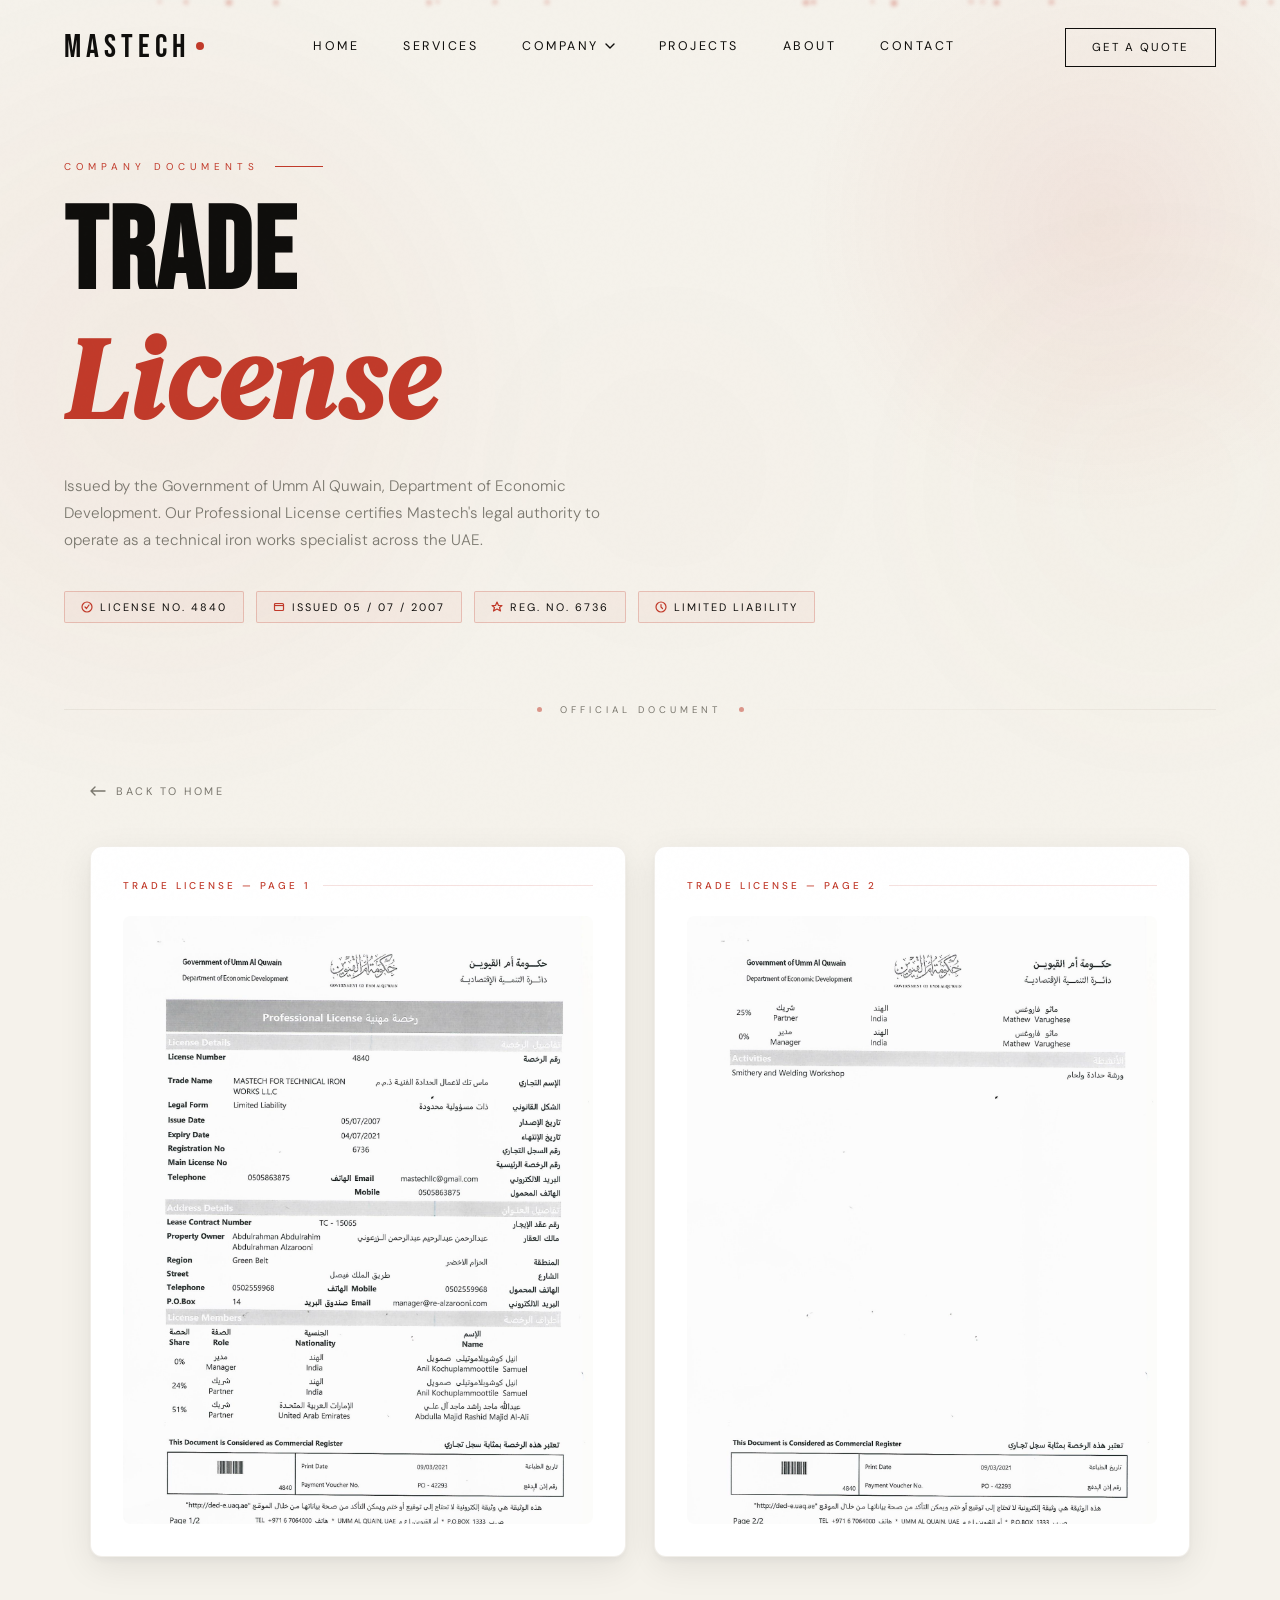
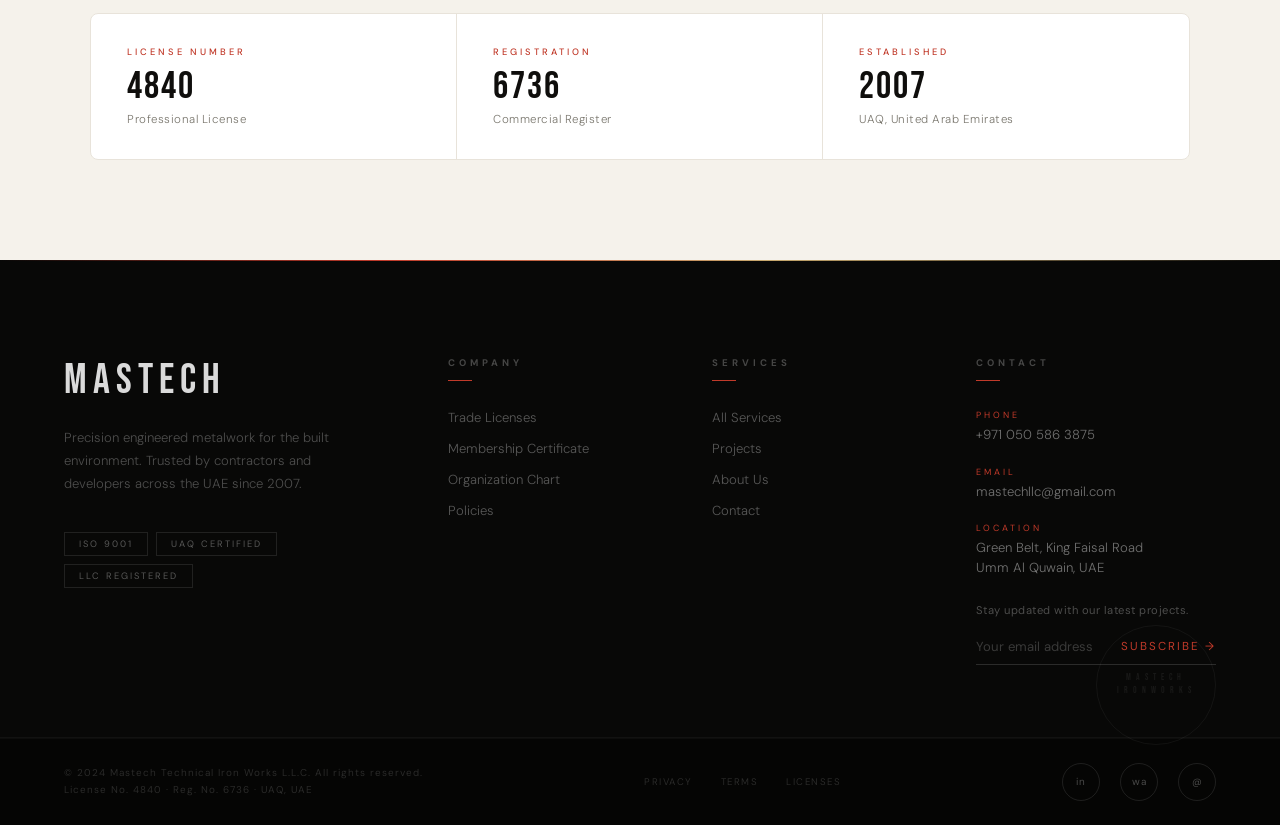
<file: company/trade-licenses.html>
<!DOCTYPE html>
<html lang="en">
<head>
  <meta charset="UTF-8">
  <meta name="viewport" content="width=device-width, initial-scale=1.0">
  <title>Trade License — MASTECH Technical Iron Works L.L.C</title>

  <link rel="preconnect" href="https://fonts.googleapis.com">
  <link rel="preconnect" href="https://fonts.gstatic.com" crossorigin>
  <link href="https://fonts.googleapis.com/css2?family=Bebas+Neue&family=DM+Sans:ital,wght@0,300;0,400;0,500;1,300&family=DM+Serif+Display:ital@0;1&display=swap" rel="stylesheet">

  <link rel="stylesheet" href="../assets/css/main.css">
  <link rel="stylesheet" href="../assets/css/company_trade_license.css">
</head>
<body>

  <div class="ambient-shapes" aria-hidden="true">
    <div class="ambient-blob ambient-1"></div>
    <div class="ambient-blob ambient-2"></div>
    <div class="ambient-blob ambient-3"></div>
  </div>
  <div class="floating-particles" id="particles" aria-hidden="true"></div>
  <div class="progress-bar" id="progressBar" aria-hidden="true"></div>

  <!-- ── NAVIGATION ── -->
  <nav id="mainNav" aria-label="Main navigation">

    <a href="../index.html" class="logo" aria-label="Mastech home">
      MASTECH
      <span class="logo-dot" aria-hidden="true"></span>
    </a>

    <div class="nav-links">
      <a href="../index.html">Home</a>
      <a href="../services.html">Services</a>

      <div class="nav-dropdown-wrap" id="companyDropWrap">
        <button
          class="nav-dropdown-trigger"
          id="companyTrigger"
          aria-haspopup="true"
          aria-expanded="false"
          aria-controls="companyMenu"
        >
          Company
          <svg class="nav-dropdown-arrow" width="10" height="6" viewBox="0 0 10 6" fill="none" aria-hidden="true">
            <path d="M1 1l4 4 4-4" stroke="currentColor" stroke-width="1.4" stroke-linecap="round" stroke-linejoin="round"/>
          </svg>
        </button>

        <div class="nav-dropdown" id="companyMenu" role="menu">
          <a href="trade-licenses.html" class="nav-active" role="menuitem">Trade Licenses</a>
          <a href="membership-certificate.html" role="menuitem">Membership Certificate</a>
          <a href="organization-chart.html" role="menuitem">Organization Chart</a>
          <a href="policies.html" role="menuitem">Policies</a>
        </div>
      </div>

      <a href="../projects.html">Projects</a>
      <a href="../about.html">About</a>
      <a href="../contact.html">Contact</a>
    </div>

    <button class="nav-cta" onclick="location.href='../contact.html'">Get a Quote</button>

    <button class="nav-hamburger" id="hamburger" aria-label="Open menu" aria-expanded="false" aria-controls="mobileMenu">
      <span></span>
      <span></span>
      <span></span>
    </button>

  </nav>

  <!-- ── MOBILE MENU ── -->
  <div class="mobile-menu" id="mobileMenu" aria-hidden="true">

    <a href="../index.html">Home</a>
    <a href="../services.html">Services</a>

    <div class="mobile-dropdown-wrap">
      <button class="mobile-dropdown-trigger" id="mobileCompanyTrigger" aria-expanded="false">
        Company
        <svg class="nav-dropdown-arrow" width="10" height="6" viewBox="0 0 10 6" fill="none" aria-hidden="true">
          <path d="M1 1l4 4 4-4" stroke="currentColor" stroke-width="1.4" stroke-linecap="round" stroke-linejoin="round"/>
        </svg>
      </button>
      <div class="mobile-dropdown" id="mobileCompanyMenu">
        <a href="trade-licenses.html">Trade Licenses</a>
        <a href="membership-certificate.html">Membership Certificate</a>
        <a href="organization-chart.html">Organization Chart</a>
        <a href="policies.html">Policies</a>
      </div>
    </div>

    <a href="../projects.html">Projects</a>
    <a href="../about.html">About</a>
    <a href="../contact.html">Contact</a>

    <button class="mobile-cta" onclick="location.href='../contact.html'">Get a Quote</button>
  </div>


  <!-- ── HERO ── -->
  <section class="tl-hero">
    <div class="tl-hero-glow"></div>
    <div class="tl-hero-inner">
      <p class="section-label visible">Company Documents</p>
      <h1 class="tl-hero-title">Trade<br><em>License</em></h1>
      <p class="tl-hero-desc">
        Issued by the Government of Umm Al Quwain, Department of Economic Development.
        Our Professional License certifies Mastech's legal authority to operate as a
        technical iron works specialist across the UAE.
      </p>
      <div class="tl-hero-meta">
        <span class="tl-meta-badge">
          <svg width="12" height="12" viewBox="0 0 12 12" fill="none"><circle cx="6" cy="6" r="5" stroke="currentColor" stroke-width="1.2"/><path d="M4 6l1.5 1.5L8 4" stroke="currentColor" stroke-width="1.2" stroke-linecap="round" stroke-linejoin="round"/></svg>
          License No. 4840
        </span>
        <span class="tl-meta-badge">
          <svg width="12" height="12" viewBox="0 0 12 12" fill="none"><rect x="1.5" y="2.5" width="9" height="7" rx="1" stroke="currentColor" stroke-width="1.2"/><path d="M1.5 4.5h9" stroke="currentColor" stroke-width="1.2"/></svg>
          Issued 05 / 07 / 2007
        </span>
        <span class="tl-meta-badge">
          <svg width="12" height="12" viewBox="0 0 12 12" fill="none"><path d="M6 1L7.5 4.5H11L8.5 6.5L9.5 10L6 8L2.5 10L3.5 6.5L1 4.5H4.5L6 1Z" stroke="currentColor" stroke-width="1.2" stroke-linejoin="round"/></svg>
          Reg. No. 6736
        </span>
        <span class="tl-meta-badge">
          <svg width="12" height="12" viewBox="0 0 12 12" fill="none"><circle cx="6" cy="6" r="5" stroke="currentColor" stroke-width="1.2"/><path d="M6 3.5v2.5l1.5 1.5" stroke="currentColor" stroke-width="1.2" stroke-linecap="round"/></svg>
          Limited Liability
        </span>
      </div>
    </div>
  </section>

  <!-- ── DIVIDER ── -->
  <div class="tl-divider">
    <div class="tl-divider-line"></div>
    <span class="tl-divider-dot"></span>
    <span class="tl-divider-label">Official Document</span>
    <span class="tl-divider-dot"></span>
    <div class="tl-divider-line" style="background:linear-gradient(90deg,transparent,var(--smoke));"></div>
  </div>

  <!-- ── DOCUMENT SHOWCASE ── -->
  <section class="tl-showcase">
    <div class="tl-showcase-inner">

      <a href="../index.html" class="tl-back">
        <svg width="16" height="10" viewBox="0 0 16 10" fill="none">
          <path d="M5 1L1 5l4 4M1 5h14" stroke="currentColor" stroke-width="1.4" stroke-linecap="round" stroke-linejoin="round"/>
        </svg>
        Back to Home
      </a>

      <!-- Two pages side by side -->
      <div class="tl-pages-row">

        <div class="tl-cert-wrap">
          <div class="tl-page-label">Trade License — Page 1</div>
          <img
            src="../assets/img/gallery/company trade img 1.png"
            alt="Company Trade License Page 1"
            loading="lazy"
          >
        </div>

        <div class="tl-cert-wrap">
          <div class="tl-page-label">Trade License — Page 2</div>
          <img
            src="../assets/img/gallery/company trade img 2.png"
            alt="Company Trade License Page 2"
            loading="lazy"
          >
        </div>

      </div>

      <!-- Info strip -->
      <div class="tl-info-strip">
        <div class="tl-info-item">
          <p class="tl-info-label">License Number</p>
          <p class="tl-info-value">4840</p>
          <p class="tl-info-sub">Professional License</p>
        </div>
        <div class="tl-info-item">
          <p class="tl-info-label">Registration</p>
          <p class="tl-info-value">6736</p>
          <p class="tl-info-sub">Commercial Register</p>
        </div>
        <div class="tl-info-item">
          <p class="tl-info-label">Established</p>
          <p class="tl-info-value">2007</p>
          <p class="tl-info-sub">UAQ, United Arab Emirates</p>
        </div>
      </div>

    </div>
  </section>


  <!-- ── FOOTER ── -->
  <footer>
    <div class="footer-ring-wrap">
      <div class="footer-ring"><span class="footer-ring-inner">MASTECH<br>IRONWORKS</span></div>
    </div>
    <div class="footer-main">
      <div class="footer-brand-col">
        <a href="../index.html" class="footer-logo">MASTECH</a>
        <p class="footer-tagline-text">Precision engineered metalwork for the built environment. Trusted by contractors and developers across the UAE since 2007.</p>
        <div class="footer-certs">
          <span class="footer-cert-badge">ISO 9001</span>
          <span class="footer-cert-badge">UAQ Certified</span>
          <span class="footer-cert-badge">LLC Registered</span>
        </div>
      </div>
      <div class="footer-nav-col">
        <h5>Company</h5>
        <ul>
          <li><a href="trade-licenses.html">Trade Licenses</a></li>
          <li><a href="membership-certificate.html">Membership Certificate</a></li>
          <li><a href="organization-chart.html">Organization Chart</a></li>
          <li><a href="policies.html">Policies</a></li>
        </ul>
      </div>
      <div class="footer-nav-col">
        <h5>Services</h5>
        <ul>
          <li><a href="../services.html">All Services</a></li>
          <li><a href="../projects.html">Projects</a></li>
          <li><a href="../about.html">About Us</a></li>
          <li><a href="../contact.html">Contact</a></li>
        </ul>
      </div>
      <div class="footer-contact-col">
        <h5>Contact</h5>
        <div class="footer-contact-item">
          <span class="footer-contact-label">Phone</span>
          <a href="tel:+9710505863875" class="footer-contact-val">+971 050 586 3875</a>
        </div>
        <div class="footer-contact-item">
          <span class="footer-contact-label">Email</span>
          <a href="mailto:mastechllc@gmail.com" class="footer-contact-val">mastechllc@gmail.com</a>
        </div>
        <div class="footer-contact-item">
          <span class="footer-contact-label">Location</span>
          <span class="footer-contact-val">Green Belt, King Faisal Road<br>Umm Al Quwain, UAE</span>
        </div>
        <div class="footer-newsletter">
          <p>Stay updated with our latest projects.</p>
          <div class="footer-nl-form">
            <input class="footer-nl-input" type="email" placeholder="Your email address">
            <button class="footer-nl-btn">Subscribe →</button>
          </div>
        </div>
      </div>
    </div>
    <div class="footer-bottom">
      <p class="footer-copy">© 2024 Mastech Technical Iron Works L.L.C. All rights reserved.<br>License No. 4840 · Reg. No. 6736 · UAQ, UAE</p>
      <div class="footer-bottom-links">
        <a href="../contact.html">Privacy</a>
        <a href="../contact.html">Terms</a>
        <a href="trade-licenses.html">Licenses</a>
      </div>
      <div class="footer-socials">
        <a href="#" class="footer-social-btn" aria-label="LinkedIn">in</a>
        <a href="#" class="footer-social-btn" aria-label="WhatsApp">wa</a>
        <a href="mailto:mastechllc@gmail.com" class="footer-social-btn" aria-label="Email">@</a>
      </div>
    </div>
  </footer>


  <script>
  (function () {

    /* Particles */
    var c = document.getElementById("particles");
    if (c) {
      for (var i = 0; i < 18; i++) {
        var p = document.createElement("div");
        p.className = "particle";
        var s = Math.random() * 4 + 2;
        p.style.cssText = "width:" + s + "px;height:" + s + "px;left:" + (Math.random() * 100) + "%;"
          + "animation-duration:" + (Math.random() * 18 + 14) + "s;"
          + "animation-delay:" + (Math.random() * 10) + "s;";
        c.appendChild(p);
      }
    }

    /* Scroll progress */
    var bar = document.getElementById("progressBar");
    window.addEventListener("scroll", function () {
      var max = document.documentElement.scrollHeight - window.innerHeight;
      bar.style.width = (max > 0 ? (window.scrollY / max) * 100 : 0) + "%";
    }, { passive: true });

    /* Nav scrolled class */
    var nav = document.getElementById("mainNav");
    window.addEventListener("scroll", function () {
      nav.classList.toggle("scrolled", window.scrollY > 60);
    }, { passive: true });

    /* Scroll reveal */
    var io = new IntersectionObserver(function (entries) {
      entries.forEach(function (e) {
        if (e.isIntersecting) { e.target.classList.add("visible"); io.unobserve(e.target); }
      });
    }, { threshold: 0.12 });
    document.querySelectorAll(".reveal,.reveal-left,.reveal-right,.reveal-scale,.section-label")
      .forEach(function (el) { io.observe(el); });

    /* Mobile hamburger */
    var burger = document.getElementById("hamburger");
    var mobileMenu = document.getElementById("mobileMenu");
    burger.addEventListener("click", function () {
      var open = burger.classList.toggle("open");
      mobileMenu.classList.toggle("open", open);
      burger.setAttribute("aria-expanded", open);
      mobileMenu.setAttribute("aria-hidden", !open);
    });

    /* Desktop company dropdown */
    var wrap = document.getElementById("companyDropWrap");
    var trigger = document.getElementById("companyTrigger");
    trigger.addEventListener("click", function (e) {
      e.stopPropagation();
      var open = wrap.classList.toggle("open");
      trigger.setAttribute("aria-expanded", open);
    });
    document.addEventListener("click", function (e) {
      if (!wrap.contains(e.target)) {
        wrap.classList.remove("open");
        trigger.setAttribute("aria-expanded", "false");
      }
    });
    document.addEventListener("keydown", function (e) {
      if (e.key === "Escape") {
        wrap.classList.remove("open");
        trigger.setAttribute("aria-expanded", "false");
      }
    });

    /* Mobile company accordion */
    var mobTrigger = document.getElementById("mobileCompanyTrigger");
    var mobMenu = document.getElementById("mobileCompanyMenu");
    mobTrigger.addEventListener("click", function () {
      var open = mobMenu.classList.toggle("open");
      mobTrigger.classList.toggle("open", open);
      mobTrigger.setAttribute("aria-expanded", open);
    });

  }());
  </script>

</body>
</html>
</file>
<file: assets/css/main.css>
/* ============================================================
   MASTECH TECHNICAL IRON WORKS L.L.C
   main.css  —  Complete stylesheet
   Includes: Reset · Variables · Ambient · Nav · Dropdown ·
             Scroll-Reveal · Keyframes · Footer · Responsive
============================================================ */

/* ============================================================
   RESET
============================================================ */
*, *::before, *::after {
  margin: 0; padding: 0;
  box-sizing: border-box;
}

/* ============================================================
   DESIGN TOKENS  (:root)
============================================================ */
:root {
  /* ── Palette ── */
  --ink:        #0f0e0c;
  --paper:      #f5f2eb;
  --cream:      #faf8f4;
  --steel:      #1c1c1e;
  --rust:       #c13a2a;
  --rust-muted: #8a2820;
  --rust-pale:  #f0e8e6;
  --gold:       #c8a96e;
  --gold-light: #e2c98a;
  --smoke:      #e8e3da;
  --mid:        #7a776e;

  /* ── Typography ── */
  --font-display: 'Bebas Neue', sans-serif;
  --font-serif:   'DM Serif Display', serif;
  --font-body:    'DM Sans', sans-serif;

  /* ── Easing ── */
  --ease-spring: cubic-bezier(0.2, 0.9, 0.4, 1.1);
  --ease-out:    cubic-bezier(0.2, 0.9, 0.4, 1);
  --ease-in-out: cubic-bezier(0.4, 0, 0.2, 1);
  --ease-smooth: cubic-bezier(0.25, 0.1, 0.2, 1);
}

/* ============================================================
   BASE
============================================================ */
html { scroll-behavior: smooth; }

body {
  background: var(--paper);
  color: var(--ink);
  font-family: var(--font-body);
  overflow-x: hidden;
  cursor: auto;
}

img { max-width: 100%; display: block; }

/* ============================================================
   AMBIENT SHAPES
============================================================ */
.ambient-shapes {
  position: fixed;
  inset: 0;
  pointer-events: none;
  z-index: 0;
  overflow: hidden;
}

.ambient-blob {
  position: absolute;
  border-radius: 50%;
  filter: blur(90px);
  opacity: 0.22;
  pointer-events: none;
  will-change: transform;
}

.ambient-1 {
  width: 680px; height: 680px;
  background: radial-gradient(circle, rgba(193,58,42,0.22), transparent);
  top: 5%; left: -14%;
  animation: ambientFloat1 32s ease-in-out infinite alternate;
}
.ambient-2 {
  width: 500px; height: 500px;
  background: radial-gradient(circle, rgba(200,169,110,0.14), transparent);
  bottom: 18%; right: -10%;
  animation: ambientFloat2 38s ease-in-out infinite alternate;
}
.ambient-3 {
  width: 400px; height: 400px;
  background: radial-gradient(circle, rgba(193,58,42,0.07), transparent);
  top: 52%; left: 52%;
  transform: translate(-50%,-50%);
  animation: ambientFloat3 25s ease-in-out infinite alternate;
}

/* ============================================================
   FLOATING PARTICLES
============================================================ */
.floating-particles {
  position: fixed;
  inset: 0;
  pointer-events: none;
  z-index: 1;
  overflow: hidden;
}
.particle {
  position: absolute;
  background: rgba(193,58,42,0.4);
  border-radius: 50%;
  pointer-events: none;
  filter: blur(2px);
  animation: particleFloat linear infinite;
}

/* ============================================================
   FILM GRAIN OVERLAY
============================================================ */
body::before {
  content: '';
  position: fixed;
  inset: 0;
  background-image: url("data:image/svg+xml,%3Csvg viewBox='0 0 256 256' xmlns='http://www.w3.org/2000/svg'%3E%3Cfilter id='noise'%3E%3CfeTurbulence type='fractalNoise' baseFrequency='0.9' numOctaves='4' stitchTiles='stitch'/%3E%3C/filter%3E%3Crect width='100%25' height='100%25' filter='url(%23noise)' opacity='.04'/%3E%3C/svg%3E");
  pointer-events: none;
  z-index: 9998;
  opacity: 0.28;
}

/* ============================================================
   SCROLL PROGRESS BAR
============================================================ */
.progress-bar {
  position: fixed;
  top: 0; left: 0;
  height: 2px;
  background: linear-gradient(90deg, var(--rust), var(--gold), var(--rust));
  background-size: 200% 100%;
  z-index: 9999;
  width: 0%;
  transition: width 0.08s linear;
  animation: shimmerProgress 3s linear infinite;
}
@keyframes shimmerProgress {
  0%   { background-position: 0% center; }
  100% { background-position: 200% center; }
}

/* ============================================================
   NAVIGATION
============================================================ */
nav {
  position: fixed;
  top: 0; left: 0; right: 0;
  z-index: 500;
  display: flex;
  align-items: center;
  justify-content: space-between;
  padding: 28px 64px;
  transition: background .45s, padding .35s, backdrop-filter .45s, box-shadow .45s;
  animation: navSlideDown .7s var(--ease-out) both;
}
nav.scrolled {
  background: rgba(245,242,235,0.96);
  backdrop-filter: blur(28px) saturate(1.4);
  -webkit-backdrop-filter: blur(28px) saturate(1.4);
  padding: 14px 64px;
  border-bottom: 1px solid rgba(232,227,218,0.7);
  box-shadow: 0 4px 40px rgba(0,0,0,0.07);
}

/* ── Logo ── */
.logo {
  font-family: var(--font-display);
  font-size: 2rem;
  letter-spacing: 5px;
  color: var(--ink);
  text-decoration: none;
  display: flex;
  align-items: center;
  gap: 6px;
  transition: letter-spacing .4s var(--ease-out), opacity .3s;
  position: relative;
  z-index: 2;
}
.logo:hover { letter-spacing: 9px; opacity: .75; }

.logo-dot {
  width: 8px; height: 8px;
  background: var(--rust);
  border-radius: 50%;
  margin-bottom: 4px;
  animation: pulse 2s ease-in-out infinite;
}

/* ── Nav Links ── */
.nav-links {
  display: flex;
  gap: 44px;
  align-items: center;
}
.nav-links a {
  font-size: 0.78rem;
  letter-spacing: 2.5px;
  text-transform: uppercase;
  color: var(--ink);
  text-decoration: none;
  font-weight: 400;
  position: relative;
  padding-bottom: 3px;
  animation: navLinkFade .5s var(--ease-out) both;
}
.nav-links a:nth-child(1) { animation-delay: .1s; }
.nav-links a:nth-child(2) { animation-delay: .18s; }
.nav-links a:nth-child(3) { animation-delay: .26s; }
.nav-links a:nth-child(4) { animation-delay: .34s; }
.nav-links a:nth-child(5) { animation-delay: .42s; }

.nav-links a::after {
  content: '';
  position: absolute;
  bottom: 0; left: 0;
  width: 0; height: 1px;
  background: var(--rust);
  transition: width .35s var(--ease-out);
}
.nav-links a:hover::after { width: 100%; }

/* Active nav link */
.nav-links a.nav-active::after { width: 100%; }

/* ── Nav CTA button ── */
.nav-cta {
  font-size: 0.72rem;
  letter-spacing: 2px;
  text-transform: uppercase;
  border: 1.5px solid var(--ink);
  padding: 11px 26px;
  background: transparent;
  color: var(--ink);
  cursor: pointer;
  font-family: var(--font-body);
  transition: background .3s, border-color .3s, color .3s,
              transform .25s var(--ease-spring), box-shadow .3s;
  animation: navLinkFade .5s .5s var(--ease-out) both;
}
.nav-cta:hover {
  background: var(--rust);
  border-color: var(--rust);
  color: #fff;
  transform: translateY(-2px);
  box-shadow: 0 8px 24px rgba(193,58,42,0.28);
}

/* ── Hamburger ── */
.nav-hamburger {
  display: none;
  flex-direction: column;
  gap: 5px;
  cursor: pointer;
  padding: 4px;
  z-index: 600;
  background: transparent;
  border: none;
}
.nav-hamburger span {
  display: block;
  width: 26px; height: 2px;
  background: var(--ink);
  transition: all .3s var(--ease-out);
  transform-origin: center;
}
.nav-hamburger.open span:nth-child(1) { transform: translateY(7px) rotate(45deg); }
.nav-hamburger.open span:nth-child(2) { opacity: 0; transform: scaleX(0); }
.nav-hamburger.open span:nth-child(3) { transform: translateY(-7px) rotate(-45deg); }

/* ── Mobile Menu Overlay ── */
.mobile-menu {
  display: none;
  position: fixed;
  inset: 0;
  background: var(--ink);
  z-index: 450;
  flex-direction: column;
  align-items: center;
  justify-content: center;
  gap: 36px;
  opacity: 0;
  pointer-events: none;
  transition: opacity .4s var(--ease-out);
}
.mobile-menu.open {
  opacity: 1;
  pointer-events: all;
}
@media (max-width: 900px) {
  .mobile-menu { display: flex; }
}
.mobile-menu a {
  font-family: var(--font-display);
  font-size: clamp(2.5rem, 8vw, 5rem);
  letter-spacing: 4px;
  color: rgba(255,255,255,0.85);
  text-decoration: none;
  transition: color .3s, letter-spacing .4s var(--ease-out);
}
.mobile-menu a:hover { color: var(--rust); letter-spacing: 8px; }
.mobile-menu .mobile-cta {
  margin-top: 20px;
  background: var(--rust);
  color: #fff;
  border: none;
  padding: 16px 48px;
  font-size: .8rem;
  letter-spacing: 3px;
  text-transform: uppercase;
  font-family: var(--font-body);
  cursor: pointer;
}

/* ============================================================
   DESKTOP DROPDOWN
============================================================ */
.nav-dropdown-wrap {
  position: relative;
  display: flex;
  align-items: center;
}

.nav-dropdown-trigger {
  display: inline-flex;
  align-items: center;
  gap: 6px;
  font-size: 0.78rem;
  letter-spacing: 2.5px;
  text-transform: uppercase;
  color: var(--ink);
  text-decoration: none;
  font-weight: 400;
  position: relative;
  padding-bottom: 3px;
  cursor: pointer;
  background: transparent;
  border: none;
  font-family: var(--font-body);
  transition: color .3s;
}
.nav-dropdown-trigger::after {
  content: '';
  position: absolute;
  bottom: 0; left: 0;
  width: 0; height: 1px;
  background: var(--rust);
  transition: width .35s var(--ease-out);
}
.nav-dropdown-wrap.open .nav-dropdown-trigger::after,
.nav-dropdown-trigger:hover::after { width: 100%; }

.nav-dropdown-arrow {
  flex-shrink: 0;
  transition: transform .3s var(--ease-out);
}
.nav-dropdown-wrap.open .nav-dropdown-arrow,
.nav-dropdown-trigger[aria-expanded="true"] .nav-dropdown-arrow {
  transform: rotate(180deg);
}

/* Panel */
.nav-dropdown {
  position: absolute;
  top: calc(100% + 18px);
  left: 50%;
  transform: translateX(-50%) translateY(-8px);
  min-width: 220px;
  background: rgba(245,242,235,0.98);
  backdrop-filter: blur(28px) saturate(1.4);
  -webkit-backdrop-filter: blur(28px) saturate(1.4);
  border: 1px solid rgba(232,227,218,0.8);
  box-shadow:
    0 8px 32px rgba(0,0,0,0.10),
    0 2px 8px rgba(0,0,0,0.06),
    inset 0 1px 0 rgba(255,255,255,0.6);
  padding: 10px 0;
  z-index: 600;
  opacity: 0;
  pointer-events: none;
  transition: opacity .28s var(--ease-out), transform .28s var(--ease-out);
}
.nav-dropdown::before {
  content: '';
  position: absolute;
  top: 0; left: 0; right: 0;
  height: 2px;
  background: linear-gradient(90deg, var(--rust), var(--gold), transparent);
}
.nav-dropdown-wrap.open .nav-dropdown {
  opacity: 1;
  pointer-events: all;
  transform: translateX(-50%) translateY(0);
}

/* Dropdown items */
.nav-dropdown a {
  display: block;
  padding: 11px 24px;
  font-size: 0.74rem;
  letter-spacing: 1.8px;
  text-transform: uppercase;
  color: var(--ink);
  text-decoration: none;
  font-weight: 400;
  font-family: var(--font-body);
  position: relative;
  transition: color .25s, padding-left .25s var(--ease-spring), background .25s;
  white-space: nowrap;
}
.nav-dropdown a::before {
  content: '';
  position: absolute;
  left: 0; top: 50%;
  transform: translateY(-50%) scaleY(0);
  width: 2px;
  height: 60%;
  background: var(--rust);
  transition: transform .25s var(--ease-spring);
}
.nav-dropdown a:hover {
  color: var(--rust);
  padding-left: 30px;
  background: rgba(193,58,42,0.04);
}
.nav-dropdown a:hover::before { transform: translateY(-50%) scaleY(1); }
.nav-dropdown a.nav-active { color: var(--rust); }

/* ============================================================
   MOBILE DROPDOWN ACCORDION
============================================================ */
.mobile-dropdown-wrap {
  display: flex;
  flex-direction: column;
  align-items: center;
  width: 100%;
}

.mobile-dropdown-trigger {
  display: inline-flex;
  align-items: center;
  gap: 12px;
  font-family: var(--font-display);
  font-size: clamp(2.5rem, 8vw, 5rem);
  letter-spacing: 4px;
  color: rgba(255,255,255,0.85);
  background: transparent;
  border: none;
  cursor: pointer;
  padding: 0;
  transition: color .3s, letter-spacing .4s var(--ease-out);
  text-transform: uppercase;
}
.mobile-dropdown-trigger:hover,
.mobile-dropdown-trigger.open { color: var(--rust); letter-spacing: 8px; }
.mobile-dropdown-trigger .nav-dropdown-arrow {
  width: 16px; height: 10px;
  transition: transform .35s var(--ease-out);
}
.mobile-dropdown-trigger.open .nav-dropdown-arrow { transform: rotate(180deg); }

.mobile-dropdown {
  display: flex;
  flex-direction: column;
  align-items: center;
  width: 100%;
  overflow: hidden;
  max-height: 0;
  opacity: 0;
  transition: max-height .45s var(--ease-out), opacity .35s var(--ease-out);
  pointer-events: none;
}
.mobile-dropdown.open {
  max-height: 360px;
  opacity: 1;
  pointer-events: all;
  margin-top: 8px;
  margin-bottom: 8px;
}
.mobile-dropdown a {
  font-family: var(--font-body) !important;
  font-size: clamp(1rem, 3.5vw, 1.25rem) !important;
  letter-spacing: 3px !important;
  color: rgba(255,255,255,0.55) !important;
  text-decoration: none;
  padding: 10px 20px;
  text-align: center;
  transition: color .3s !important;
  display: block;
  width: 100%;
}
.mobile-dropdown a:hover { color: var(--rust) !important; letter-spacing: 4px !important; }

/* ── Responsive guards ── */
@media (max-width: 900px) {
  .nav-dropdown-wrap { display: none; }
}
@media (min-width: 901px) {
  .mobile-dropdown-wrap { display: none; }
}

/* ============================================================
   SHARED SECTION BASE
============================================================ */
section { padding: 130px 64px; }

.section-label {
  font-size: 0.62rem;
  letter-spacing: 5px;
  text-transform: uppercase;
  color: var(--rust);
  display: flex;
  align-items: center;
  gap: 16px;
  margin-bottom: 24px;
  overflow: visible;
}
.section-label::after {
  content: '';
  flex: none;
  width: 48px;
  height: 1px;
  background: var(--rust);
  transform: scaleX(0);
  transform-origin: left;
  transition: transform .65s .3s var(--ease-out);
}
.section-label.visible::after { transform: scaleX(1); }

.section-title {
  font-family: var(--font-display);
  font-size: clamp(52px, 6.5vw, 96px);
  letter-spacing: 2px;
  line-height: 1.03;
  color: var(--ink);
}
.section-title em {
  font-family: var(--font-serif);
  font-style: italic;
  color: var(--rust);
  line-height: 1.15;
  display: inline-block;
}

/* ============================================================
   KEYFRAMES
============================================================ */
@keyframes fadeUp {
  from { opacity: 0; transform: translateY(36px); }
  to   { opacity: 1; transform: translateY(0); }
}
@keyframes navSlideDown {
  from { opacity: 0; transform: translateY(-24px); }
  to   { opacity: 1; transform: translateY(0); }
}
@keyframes navLinkFade {
  from { opacity: 0; transform: translateY(-8px); }
  to   { opacity: 1; transform: translateY(0); }
}
@keyframes pulse {
  0%,100% { transform: scale(1); opacity: 1; }
  50%      { transform: scale(1.6); opacity: .6; }
}
@keyframes ticker {
  from { transform: translateX(0); }
  to   { transform: translateX(-50%); }
}
@keyframes lineGrow {
  to { height: 80px; }
}
@keyframes lineGrowH {
  from { transform: scaleX(0); }
  to   { transform: scaleX(1); }
}
@keyframes dotTravel {
  0%  { top: 0; opacity: 1; }
  80% { top: 80px; opacity: 1; }
  100%{ top: 80px; opacity: 0; }
}
@keyframes heroGlow {
  0%   { opacity: .35; transform: scale(1); }
  100% { opacity: 1;   transform: scale(1.22) translate(5%,-5%); }
}
@keyframes goldShimmer {
  from { text-shadow: none; }
  to   { text-shadow: 0 0 90px rgba(200,169,110,.28); }
}
@keyframes particleFloat {
  0%   { transform: translateY(100vh) scale(0); opacity: 0; }
  10%  { opacity: 1; }
  90%  { opacity: .5; }
  100% { transform: translateY(-20vh) scale(1.2); opacity: 0; }
}
@keyframes fadeInScale {
  from { opacity: 0; transform: scale(.92); }
  to   { opacity: 1; transform: scale(1); }
}
@keyframes gridDrift {
  0%   { transform: translate(0,0); }
  100% { transform: translate(60px,60px); }
}
@keyframes rotateLoop {
  from { transform: rotate(0deg); }
  to   { transform: rotate(360deg); }
}
@keyframes scanLine {
  0%   { top: -4px; }
  100% { top: 100%; }
}
@keyframes borderPulse {
  0%,100% { box-shadow: 0 0 0 0 rgba(193,58,42,0); }
  50%      { box-shadow: 0 0 0 6px rgba(193,58,42,0.18); }
}
@keyframes metricShimmer {
  0%   { left: -100%; }
  100% { left: 110%; }
}
@keyframes ambientFloat1 {
  0%   { transform: translate(0,0) scale(1); }
  100% { transform: translate(9%,6%) scale(1.22); }
}
@keyframes ambientFloat2 {
  0%   { transform: translate(0,0) scale(1); }
  100% { transform: translate(-6%,-9%) scale(1.18); }
}
@keyframes ambientFloat3 {
  0%   { transform: translate(-50%,-50%) scale(1); opacity: .18; }
  100% { transform: translate(-50%,-50%) scale(1.38); opacity: .32; }
}

/* ============================================================
   SCROLL REVEAL
============================================================ */
.reveal {
  opacity: 0;
  transform: translateY(48px);
  transition: opacity .9s var(--ease-out), transform .9s var(--ease-out);
}
.reveal.visible { opacity: 1; transform: translateY(0); }

.reveal-left {
  opacity: 0;
  transform: translateX(-48px);
  transition: opacity .9s var(--ease-out), transform .9s var(--ease-out);
}
.reveal-left.visible { opacity: 1; transform: translateX(0); }

.reveal-right {
  opacity: 0;
  transform: translateX(48px);
  transition: opacity .9s var(--ease-out), transform .9s var(--ease-out);
}
.reveal-right.visible { opacity: 1; transform: translateX(0); }

.reveal-scale {
  opacity: 0;
  transform: scale(.94);
  transition: opacity .9s var(--ease-out), transform .9s var(--ease-out);
}
.reveal-scale.visible { opacity: 1; transform: scale(1); }

.reveal-clip {
  clip-path: inset(0 100% 0 0);
  transition: clip-path 1.1s var(--ease-out);
}
.reveal-clip.visible { clip-path: inset(0 0 0 0); }

.reveal-blur {
  opacity: 0;
  filter: blur(12px);
  transition: opacity 1s var(--ease-out), filter 1s var(--ease-out);
}
.reveal-blur.visible { opacity: 1; filter: blur(0); }

/* Stagger helpers */
.stagger-1 { transition-delay: .10s; }
.stagger-2 { transition-delay: .20s; }
.stagger-3 { transition-delay: .30s; }
.stagger-4 { transition-delay: .40s; }
.stagger-5 { transition-delay: .50s; }

/* ============================================================
   LETTER / WORD SPLIT ANIMATIONS
============================================================ */
.split-letters { overflow: visible; }
.split-letters .char {
  display: inline-block;
  opacity: 0;
  transform: translateY(65%) rotateX(-45deg);
  transform-origin: bottom center;
  transition: opacity .55s var(--ease-spring), transform .55s var(--ease-spring);
  transition-delay: calc(var(--i,0) * 0.04s);
}
.split-letters.visible .char { opacity: 1; transform: translateY(0) rotateX(0deg); }

.split-words .word {
  display: inline-block;
  overflow: hidden;
  vertical-align: bottom;
}
.split-words .word span {
  display: inline-block;
  transform: translateY(110%);
  opacity: 0;
  transition: transform .78s var(--ease-spring), opacity .62s var(--ease-out);
}
.split-words.visible .word:nth-child(1) span { transition-delay: 0.00s; }
.split-words.visible .word:nth-child(2) span { transition-delay: 0.08s; }
.split-words.visible .word:nth-child(3) span { transition-delay: 0.16s; }
.split-words.visible .word:nth-child(4) span { transition-delay: 0.24s; }
.split-words.visible .word:nth-child(5) span { transition-delay: 0.32s; }
.split-words.visible .word:nth-child(6) span { transition-delay: 0.40s; }
.split-words.visible .word:nth-child(7) span { transition-delay: 0.48s; }
.split-words.visible .word:nth-child(8) span { transition-delay: 0.56s; }
.split-words.visible .word span { transform: translateY(0); opacity: 1; }

/* ============================================================
   FOOTER
============================================================ */
footer {
  background: #080807;
  position: relative;
  overflow: hidden;
  z-index: 10;
}

/* Top accent line */
footer::before {
  content: '';
  position: absolute;
  top: 0; left: 0; right: 0;
  height: 1px;
  background: linear-gradient(90deg, transparent, var(--rust) 30%, var(--gold) 60%, transparent);
}

/* Animated scan line */
footer::after {
  content: '';
  position: absolute;
  left: 0; right: 0;
  height: 2px;
  background: linear-gradient(90deg, transparent, rgba(193,58,42,.15), transparent);
  animation: scanLine 8s linear infinite;
  pointer-events: none;
}

.footer-main {
  display: grid;
  grid-template-columns: 1.6fr 1fr 1fr 1.2fr;
  gap: 64px;
  padding: 96px 64px 72px;
  border-bottom: 1px solid rgba(255,255,255,.04);
}

/* Brand column */
.footer-logo {
  font-family: var(--font-display);
  font-size: 2.6rem;
  letter-spacing: 6px;
  color: rgba(255,255,255,0.85);
  text-decoration: none;
  display: inline-block;
  margin-bottom: 22px;
  transition: color .4s, letter-spacing .4s var(--ease-out);
  position: relative;
}
.footer-logo::after {
  content: '';
  position: absolute;
  bottom: -4px; left: 0;
  width: 0; height: 1px;
  background: var(--rust);
  transition: width .5s var(--ease-out);
}
.footer-logo:hover { color: #fff; letter-spacing: 9px; }
.footer-logo:hover::after { width: 100%; }

.footer-tagline-text {
  font-size: .82rem;
  color: rgba(255,255,255,.28);
  line-height: 1.75;
  font-weight: 300;
  max-width: 280px;
  margin-bottom: 36px;
}

.footer-certs {
  display: flex;
  flex-wrap: wrap;
  gap: 8px;
}
.footer-cert-badge {
  padding: 5px 14px;
  border: 1px solid rgba(255,255,255,.1);
  font-size: .58rem;
  letter-spacing: 2px;
  text-transform: uppercase;
  color: rgba(255,255,255,.32);
  transition: border-color .3s, color .3s;
}
.footer-cert-badge:hover { border-color: var(--rust); color: rgba(255,255,255,.65); }

/* Nav columns */
.footer-nav-col h5 {
  font-size: .6rem;
  letter-spacing: 4px;
  text-transform: uppercase;
  color: rgba(255,255,255,.25);
  margin-bottom: 28px;
  position: relative;
  padding-bottom: 12px;
}
.footer-nav-col h5::after {
  content: '';
  position: absolute;
  bottom: 0; left: 0;
  width: 24px; height: 1px;
  background: var(--rust);
}
.footer-nav-col ul {
  list-style: none;
  display: flex;
  flex-direction: column;
  gap: 14px;
}
.footer-nav-col ul li a {
  font-size: .82rem;
  color: rgba(255,255,255,.32);
  text-decoration: none;
  font-weight: 300;
  transition: color .3s, padding-left .3s var(--ease-spring);
  display: block;
}
.footer-nav-col ul li a:hover { color: rgba(255,255,255,.78); padding-left: 8px; }

/* Contact column */
.footer-contact-col h5 {
  font-size: .6rem;
  letter-spacing: 4px;
  text-transform: uppercase;
  color: rgba(255,255,255,.25);
  margin-bottom: 28px;
  position: relative;
  padding-bottom: 12px;
}
.footer-contact-col h5::after {
  content: '';
  position: absolute;
  bottom: 0; left: 0;
  width: 24px; height: 1px;
  background: var(--rust);
}
.footer-contact-item {
  display: flex;
  flex-direction: column;
  gap: 4px;
  margin-bottom: 20px;
}
.footer-contact-label {
  font-size: .56rem;
  letter-spacing: 3px;
  text-transform: uppercase;
  color: var(--rust);
}
.footer-contact-val {
  font-size: .82rem;
  color: rgba(255,255,255,.42);
  font-weight: 300;
  line-height: 1.55;
  text-decoration: none;
  transition: color .3s;
}
a.footer-contact-val:hover { color: rgba(255,255,255,.8); }

/* Newsletter */
.footer-newsletter { margin-top: 24px; }
.footer-newsletter p {
  font-size: .7rem;
  color: rgba(255,255,255,.28);
  margin-bottom: 12px;
  letter-spacing: .5px;
}
.footer-nl-form {
  display: flex;
  border-bottom: 1px solid rgba(255,255,255,.14);
}
.footer-nl-input {
  background: transparent;
  border: none;
  outline: none;
  color: rgba(255,255,255,.65);
  font-family: var(--font-body);
  font-size: .82rem;
  padding: 9px 0;
  flex: 1;
  width: 100%;
}
.footer-nl-input::placeholder { color: rgba(255,255,255,.2); }
.footer-nl-btn {
  background: transparent;
  border: none;
  color: var(--rust);
  font-size: .72rem;
  letter-spacing: 2px;
  text-transform: uppercase;
  font-family: var(--font-body);
  cursor: pointer;
  padding: 9px 0;
  transition: color .3s, transform .25s var(--ease-spring);
}
.footer-nl-btn:hover { color: var(--gold); transform: translateX(4px); }

/* Bottom bar */
.footer-bottom {
  display: flex;
  align-items: center;
  justify-content: space-between;
  padding: 24px 64px;
  border-top: 1px solid rgba(255,255,255,.03);
  background: #050504;
}
.footer-copy {
  font-size: .62rem;
  color: rgba(255,255,255,.15);
  letter-spacing: 1px;
  line-height: 1.7;
}
.footer-bottom-links {
  display: flex;
  gap: 28px;
}
.footer-bottom-links a {
  font-size: .6rem;
  letter-spacing: 1.5px;
  text-transform: uppercase;
  color: rgba(255,255,255,.15);
  text-decoration: none;
  transition: color .3s;
}
.footer-bottom-links a:hover { color: rgba(255,255,255,.5); }

.footer-socials {
  display: flex;
  gap: 20px;
  align-items: center;
}
.footer-social-btn {
  width: 38px; height: 38px;
  border: 1px solid rgba(255,255,255,.1);
  border-radius: 50%;
  display: flex;
  align-items: center;
  justify-content: center;
  color: rgba(255,255,255,.28);
  text-decoration: none;
  font-size: .62rem;
  letter-spacing: 1px;
  transition: all .35s var(--ease-spring);
}
.footer-social-btn:hover {
  border-color: var(--rust);
  color: #fff;
  background: rgba(193,58,42,.18);
  transform: translateY(-4px);
}

/* Rotating ring */
.footer-ring-wrap {
  position: absolute;
  bottom: 80px; right: 64px;
  width: 120px; height: 120px;
  opacity: .08;
  pointer-events: none;
}
.footer-ring {
  width: 100%; height: 100%;
  border: 1px solid rgba(255,255,255,.6);
  border-radius: 50%;
  animation: rotateLoop 30s linear infinite;
  display: flex;
  align-items: center;
  justify-content: center;
}
.footer-ring-inner {
  font-family: var(--font-display);
  font-size: .55rem;
  letter-spacing: 5px;
  text-transform: uppercase;
  color: rgba(255,255,255,.8);
  text-align: center;
  line-height: 1.4;
}

/* ============================================================
   RESPONSIVE — ≤ 900px
============================================================ */
@media (max-width: 900px) {
  nav { padding: 20px 24px; }
  nav.scrolled { padding: 14px 24px; }
  .nav-links, .nav-cta { display: none; }
  .nav-hamburger { display: flex; }

  section { padding: 80px 24px; }

  .footer-main {
    grid-template-columns: 1fr;
    gap: 48px;
    padding: 64px 24px 48px;
  }
  .footer-bottom {
    flex-direction: column;
    gap: 16px;
    text-align: center;
    padding: 20px 24px;
  }
  .footer-ring-wrap { display: none; }
  .footer-socials { justify-content: center; }
  .ambient-blob { opacity: .1; }
}
</file>
<file: assets/css/company.css>
/* ==========================================
   COMPANY PAGE
   assets/css/company.css
========================================== */


/* ── HERO ── */

.co-hero {
  position: relative;
  padding: 160px 64px 80px;
  overflow: hidden;
  z-index: 2;
}

.co-hero-glow {
  position: absolute;
  top: -80px;
  right: -120px;
  width: 600px;
  height: 600px;
  background: radial-gradient(circle, rgba(193,58,42,0.08) 0%, transparent 70%);
  pointer-events: none;
  z-index: 0;
}

.co-hero-inner {
  position: relative;
  z-index: 1;
  max-width: 760px;
}

.co-hero-title {
  font-family: var(--font-display);
  font-size: clamp(64px, 9vw, 128px);
  letter-spacing: 2px;
  line-height: 1.0;
  color: var(--ink);
  margin-bottom: 28px;
}

.co-hero-title em {
  font-family: var(--font-serif);
  font-style: italic;
  color: var(--rust);
  line-height: 1.15;
  display: inline-block;
}

.co-hero-desc {
  font-size: 0.95rem;
  color: var(--mid);
  line-height: 1.8;
  font-weight: 300;
  max-width: 520px;
}


/* ── CARDS SECTION ── */

.co-cards-section {
  padding: 40px 64px 120px;
  position: relative;
  z-index: 2;
}

.co-cards-inner {
  max-width: 960px;
  margin: 0 auto;
  display: grid;
  grid-template-columns: 1fr 1fr;
  gap: 24px;
}

.co-card {
  display: flex;
  align-items: flex-start;
  gap: 24px;
  padding: 36px 32px;
  background: #ffffff;
  border: 1px solid var(--smoke);
  border-radius: 10px;
  text-decoration: none;
  color: inherit;
  position: relative;
  overflow: hidden;
  transition: transform 0.32s var(--ease-out),
              box-shadow 0.32s var(--ease-out),
              border-color 0.32s;
}

.co-card::before {
  content: '';
  position: absolute;
  top: 0; left: 0; right: 0;
  height: 2px;
  background: linear-gradient(90deg, var(--rust), var(--gold), transparent);
  transform: scaleX(0);
  transform-origin: left;
  transition: transform 0.4s var(--ease-out);
}

.co-card:hover {
  transform: translateY(-6px);
  box-shadow: 0 16px 48px rgba(0,0,0,0.10);
  border-color: rgba(193,58,42,0.2);
}

.co-card:hover::before {
  transform: scaleX(1);
}

.co-card-icon {
  flex-shrink: 0;
  width: 52px;
  height: 52px;
  background: rgba(193,58,42,0.06);
  border-radius: 8px;
  display: flex;
  align-items: center;
  justify-content: center;
  color: var(--rust);
  transition: background 0.3s, color 0.3s;
}

.co-card:hover .co-card-icon {
  background: var(--rust);
  color: #ffffff;
}

.co-card-body {
  flex: 1;
}

.co-card-title {
  font-family: var(--font-display);
  font-size: 1.5rem;
  letter-spacing: 1.5px;
  color: var(--ink);
  margin-bottom: 10px;
  transition: color 0.3s;
}

.co-card:hover .co-card-title {
  color: var(--rust);
}

.co-card-desc {
  font-size: 0.82rem;
  color: var(--mid);
  line-height: 1.75;
  font-weight: 300;
}

.co-card-arrow {
  flex-shrink: 0;
  color: var(--mid);
  align-self: center;
  transition: color 0.3s, transform 0.3s var(--ease-spring);
}

.co-card:hover .co-card-arrow {
  color: var(--rust);
  transform: translateX(6px);
}


/* ── RESPONSIVE ── */

@media (max-width: 900px) {
  .co-hero {
    padding: 120px 24px 60px;
  }

  .co-cards-section {
    padding: 32px 24px 80px;
  }

  .co-cards-inner {
    grid-template-columns: 1fr;
    gap: 16px;
  }

  .co-card {
    padding: 28px 24px;
    gap: 18px;
  }

  .co-card-icon {
    width: 44px;
    height: 44px;
  }

  .co-card-title {
    font-size: 1.25rem;
  }
}
</file>
<file: assets/css/contact.css>
/* ============================================================
   MASTECH TECHNICAL IRON WORKS L.L.C
   contact.css  |  Contact Page — Premium
   Updated: form wrap redesigned on --rust-muted (#8a2820)
============================================================ */

/* ── BRAND EXTENSION TOKEN (add to your :root if not present) ── */
:root {
  --rust-muted: #8a2820;          /* deep brand red — form background   */
  --form-border:   rgba(255,255,255,0.16);
  --form-border-f: rgba(255,255,255,0.70);
  --form-ph:       rgba(255,255,255,0.30);
  --form-label:    rgba(255,255,255,0.48);
  --form-text:     rgba(255,255,255,0.92);
  --form-muted:    rgba(255,255,255,0.42);
  --form-surface:  rgba(255,255,255,0.06);
  --form-surface-h:rgba(255,255,255,0.10);
}

/* ============================================================
   CONTACT PAGE — NAV OVERRIDE
============================================================ */
body.page-contact nav {
  background: rgba(245,242,235,0.98);
  backdrop-filter: blur(28px) saturate(1.4);
  -webkit-backdrop-filter: blur(28px) saturate(1.4);
  border-bottom: 1px solid rgba(232,227,218,0.7);
  box-shadow: 0 4px 40px rgba(0,0,0,0.07);
}

/* ============================================================
   CONTACT HERO
============================================================ */
.contact-hero {
  min-height: 72vh;
  display: flex;
  align-items: flex-end;
  padding: 140px 64px 80px;
  position: relative;
  overflow: hidden;
  background: var(--ink);
}

.contact-hero-bg {
  position: absolute;
  inset: 0;
  background:
    radial-gradient(ellipse 60% 50% at 80% 50%, rgba(193,58,42,0.06) 0%, transparent 70%),
    radial-gradient(ellipse 40% 60% at 10% 80%, rgba(200,169,110,0.05) 0%, transparent 70%);
  pointer-events: none;
}

.contact-hero-grid {
  position: absolute;
  inset: 0;
  pointer-events: none;
  overflow: hidden;
  opacity: 0.04;
}
.contact-hero-grid::before {
  content: '';
  position: absolute;
  inset: -50%;
  background-image:
    repeating-linear-gradient(
      -45deg,
      rgba(255,255,255,0.55) 0px,
      rgba(255,255,255,0.55) 1px,
      transparent 1px,
      transparent 80px
    );
  animation: gridDrift 18s linear infinite;
}

.contact-hero-content {
  position: relative;
  z-index: 2;
  max-width: 1200px;
  width: 100%;
}

.contact-hero-eyebrow {
  font-size: 0.62rem;
  letter-spacing: 5px;
  text-transform: uppercase;
  color: var(--rust);
  display: flex;
  align-items: center;
  gap: 16px;
  margin-bottom: 28px;
}
.contact-hero-eyebrow::before {
  content: '';
  width: 40px;
  height: 1px;
  background: var(--rust);
  display: block;
}

.contact-hero-title {
  font-family: var(--font-display);
  font-size: clamp(64px, 9vw, 140px);
  letter-spacing: 2px;
  line-height: 0.95;
  color: rgba(255,255,255,0.92);
  display: flex;
  flex-direction: column;
  gap: 4px;
}
.contact-hero-title em {
  font-family: var(--font-serif);
  font-style: italic;
  color: var(--rust);
}

.contact-hero-sub {
  margin-top: 32px;
  font-size: 0.82rem;
  color: rgba(255,255,255,0.38);
  letter-spacing: 1.5px;
  max-width: 480px;
  line-height: 1.8;
  font-weight: 300;
}

.contact-hero-scroll {
  position: absolute;
  bottom: 32px;
  right: 64px;
  display: flex;
  flex-direction: column;
  align-items: center;
  gap: 8px;
  opacity: 0.3;
}
.contact-hero-scroll span {
  font-size: 0.55rem;
  letter-spacing: 4px;
  text-transform: uppercase;
  color: rgba(255,255,255,0.4);
  writing-mode: vertical-rl;
}
.contact-hero-scroll-line {
  width: 1px;
  height: 0;
  background: rgba(255,255,255,0.5);
  animation: lineGrow 1.8s 0.6s var(--ease-out) forwards;
  position: relative;
}
.contact-hero-scroll-line::after {
  content: '';
  position: absolute;
  width: 5px;
  height: 5px;
  border-radius: 50%;
  background: var(--rust);
  left: 50%;
  transform: translateX(-50%);
  animation: dotTravel 1.8s 0.6s var(--ease-out) infinite;
}

/* ============================================================
   TICKER BAND
============================================================ */
.contact-ticker {
  background: var(--rust);
  overflow: hidden;
  padding: 14px 0;
  position: relative;
  z-index: 10;
}
.contact-ticker-track {
  display: flex;
  gap: 0;
  white-space: nowrap;
  animation: ticker 22s linear infinite;
  width: max-content;
}
.contact-ticker-item {
  font-family: var(--font-display);
  font-size: 0.8rem;
  letter-spacing: 4px;
  text-transform: uppercase;
  color: var(--ink);
  padding: 0 48px;
  display: flex;
  align-items: center;
  gap: 20px;
}
.contact-ticker-item::after {
  content: '◆';
  font-size: 0.45rem;
  color: rgba(255,255,255,0.45);
}

/* ============================================================
   CONTACT SECTION WRAPPER
============================================================ */
.contact-section {
  padding: 120px 64px;
  background: var(--paper);
  position: relative;
  z-index: 5;
}

.contact-layout {
  display: grid;
  grid-template-columns: 1.15fr 1.4fr;
  gap: 64px;
  max-width: 1280px;
  margin: 0 auto;
  align-items: start;
}

/* ============================================================
   LEFT COLUMN — INFO (unchanged)
============================================================ */
.contact-info {
  position: sticky;
  top: 120px;
  min-width: 0;
}

.contact-info-label {
  font-size: 0.62rem;
  letter-spacing: 5px;
  text-transform: uppercase;
  color: var(--rust);
  display: flex;
  align-items: center;
  gap: 14px;
  margin-bottom: 24px;
}
.contact-info-label::after {
  content: '';
  width: 40px;
  height: 1px;
  background: var(--rust);
  display: block;
}

.contact-info-heading {
  font-family: var(--font-display);
  font-size: clamp(42px, 4.5vw, 72px);
  letter-spacing: 2px;
  line-height: 1.03;
  color: var(--ink);
  margin-bottom: 20px;
}
.contact-info-heading em {
  font-family: var(--font-serif);
  font-style: italic;
  color: var(--rust);
}

.contact-info-desc {
  font-size: 0.88rem;
  color: var(--mid);
  line-height: 1.85;
  font-weight: 300;
  margin-bottom: 36px;
  max-width: 100%;
}

/* Contact cards */
.contact-cards {
  display: grid;
  grid-template-columns: repeat(3, 1fr);
  gap: 10px;
  margin-bottom: 32px;
  width: 100%;
  min-width: 0;
}

.contact-card {
  background: var(--cream);
  border: 1px solid var(--smoke);
  padding: 28px 14px 22px;
  display: flex;
  flex-direction: column;
  align-items: flex-start;
  gap: 10px;
  position: relative;
  overflow: hidden;
  transition: border-color .35s, box-shadow .35s, transform .35s var(--ease-spring);
  cursor: default;
  min-height: 196px;
  min-width: 0;
}
.contact-card::before {
  content: '';
  position: absolute;
  top: 0; left: 0; right: 0;
  height: 2px;
  background: var(--rust);
  transform: scaleX(0);
  transform-origin: left;
  transition: transform .4s var(--ease-out);
}
.contact-card:hover::before { transform: scaleX(1); }
.contact-card:hover {
  border-color: rgba(193,58,42,0.28);
  box-shadow: 0 12px 36px rgba(0,0,0,0.07);
  transform: translateY(-4px);
}

.contact-card-icon-wrap {
  width: 44px;
  height: 44px;
  background: var(--rust-pale);
  border: 1px solid rgba(193,58,42,0.18);
  display: flex;
  align-items: center;
  justify-content: center;
  flex-shrink: 0;
  transition: background .35s, border-color .35s;
  margin-bottom: 4px;
}
.contact-card:hover .contact-card-icon-wrap {
  background: var(--rust);
  border-color: var(--rust);
}
.contact-card-icon-wrap svg {
  width: 18px;
  height: 18px;
  stroke: var(--rust);
  fill: none;
  transition: stroke .35s;
}
.contact-card:hover .contact-card-icon-wrap svg { stroke: #fff; }

.contact-card-label {
  font-size: 0.56rem;
  letter-spacing: 3.5px;
  text-transform: uppercase;
  color: var(--rust);
  font-weight: 500;
}

.contact-card-val {
  font-size: 0.82rem;
  color: var(--ink);
  font-weight: 400;
  line-height: 1.65;
  flex: 1;
  word-break: break-word;
  overflow-wrap: break-word;
  width: 100%;
  min-width: 0;
}
.contact-card-val a {
  color: inherit;
  text-decoration: none;
  transition: color .3s;
}
.contact-card-val a:hover { color: var(--rust); }

.contact-card-action { margin-top: auto; padding-top: 2px; }
.contact-card-action a {
  font-size: 0.64rem;
  letter-spacing: 1.5px;
  text-transform: uppercase;
  color: var(--rust);
  text-decoration: none;
  font-weight: 500;
  transition: letter-spacing .3s var(--ease-spring), opacity .3s;
  display: inline-block;
}
.contact-card-action a:hover { letter-spacing: 3px; opacity: .75; }

.contact-hours-badge {
  display: inline-flex;
  align-items: center;
  gap: 7px;
  margin-top: 32px;
  padding: 9px 18px;
  border: 1px solid var(--smoke);
  font-size: 0.65rem;
  letter-spacing: 2px;
  text-transform: uppercase;
  color: var(--mid);
}
.contact-hours-dot {
  width: 7px;
  height: 7px;
  border-radius: 50%;
  background: #22c55e;
  animation: pulse 2s ease-in-out infinite;
  flex-shrink: 0;
}

/* ============================================================
   RIGHT COLUMN — FORM WRAP
   Background: #8a2820 (--rust-muted)
============================================================ */
.contact-form-wrap {
  background: var(--rust-muted);
  border: none;                          /* original border removed — color provides boundary */
  padding: 56px 52px;
  position: relative;
  overflow: hidden;
  box-shadow:
    0 24px 64px rgba(138,40,32,0.28),
    0  6px 20px rgba(0,0,0,0.18);
}

/* Corner accents — white on dark bg */
.contact-form-wrap::before {
  content: '';
  position: absolute;
  top: 0; right: 0;
  width: 80px; height: 80px;
  border-top: 2px solid rgba(255,255,255,0.22);
  border-right: 2px solid rgba(255,255,255,0.22);
  pointer-events: none;
}
.contact-form-wrap::after {
  content: '';
  position: absolute;
  bottom: 0; left: 0;
  width: 80px; height: 80px;
  border-bottom: 2px solid rgba(255,255,255,0.10);
  border-left: 2px solid rgba(255,255,255,0.10);
  pointer-events: none;
}

/* Subtle noise texture overlay */
.contact-form-wrap .form-noise {
  position: absolute;
  inset: 0;
  background-image: url("data:image/svg+xml,%3Csvg viewBox='0 0 256 256' xmlns='http://www.w3.org/2000/svg'%3E%3Cfilter id='n'%3E%3CfeTurbulence type='fractalNoise' baseFrequency='0.75' numOctaves='4' stitchTiles='stitch'/%3E%3C/filter%3E%3Crect width='100%25' height='100%25' filter='url(%23n)' opacity='0.04'/%3E%3C/svg%3E");
  pointer-events: none;
  opacity: 0.45;
  z-index: 0;
}

/* All form content above noise */
.contact-form-wrap > *:not(.form-noise) { position: relative; z-index: 1; }

/* ── Form header ── */
.form-header { margin-bottom: 44px; }

.form-header-tag {
  font-size: 0.58rem;
  letter-spacing: 4px;
  text-transform: uppercase;
  color: rgba(255,255,255,0.52);        /* was var(--rust) — invisible on dark red */
  margin-bottom: 12px;
  display: flex;
  align-items: center;
  gap: 10px;
}
.form-header-tag::before {
  content: '';
  width: 24px;
  height: 1px;
  background: rgba(255,255,255,0.35);
  display: block;
}

.form-header-title {
  font-family: var(--font-display);
  font-size: clamp(28px, 3vw, 42px);
  letter-spacing: 2px;
  color: #fff;
  line-height: 1.1;
}

/* ── Form grid & fields ── */
.form-grid {
  display: grid;
  grid-template-columns: 1fr 1fr;
  gap: 28px 28px;
}
.form-grid .form-field-full { grid-column: 1 / -1; }

.form-field {
  display: flex;
  flex-direction: column;
  gap: 8px;
}

.form-label {
  font-size: 0.58rem;
  letter-spacing: 3px;
  text-transform: uppercase;
  color: var(--form-label);
  transition: color .3s;
}
.form-field:focus-within .form-label { color: rgba(255,255,255,0.85); }

/* Inputs, selects, textarea — transparent on dark background */
.form-input,
.form-select,
.form-textarea {
  background: var(--form-surface);
  border: none;
  border-bottom: 1px solid var(--form-border);
  outline: none;
  font-family: var(--font-body);
  font-size: 0.9rem;
  color: var(--form-text);
  padding: 11px 10px;
  width: 100%;
  transition:
    border-color  .35s var(--ease-out),
    background    .35s var(--ease-out),
    box-shadow    .35s var(--ease-out);
  -webkit-appearance: none;
  appearance: none;
  border-radius: 0;
}

.form-input::placeholder,
.form-textarea::placeholder {
  color: var(--form-ph);
  font-size: 0.85rem;
}

/* Focus: brighten bottom border + faint inner glow */
.form-input:focus,
.form-select:focus,
.form-textarea:focus {
  border-color: var(--form-border-f);
  background: var(--form-surface-h);
  box-shadow: 0 2px 0 0 rgba(255,255,255,0.55);
}

/* Hover (non-focus) */
.form-input:hover:not(:focus),
.form-select:hover:not(:focus),
.form-textarea:hover:not(:focus) {
  border-color: rgba(255,255,255,0.32);
  background: var(--form-surface-h);
}

.form-select {
  cursor: pointer;
  /* white chevron for dark bg */
  background-image: url("data:image/svg+xml,%3Csvg xmlns='http://www.w3.org/2000/svg' width='12' height='12' viewBox='0 0 24 24' fill='none' stroke='rgba(255,255,255,0.45)' stroke-width='1.5' stroke-linecap='round' stroke-linejoin='round'%3E%3Cpolyline points='6 9 12 15 18 9'%3E%3C/polyline%3E%3C/svg%3E");
  background-repeat: no-repeat;
  background-position: right 8px center;
  background-color: var(--form-surface);
  padding-right: 28px;
}
/* Keep select options readable in browser dropdown */
.form-select option {
  background: var(--rust-muted);
  color: #fff;
}

.form-textarea {
  resize: none;
  height: 120px;
  line-height: 1.7;
}

/* Character count */
.form-char-count {
  font-size: 0.58rem;
  color: rgba(255,255,255,0.22);
  text-align: right;
  letter-spacing: 1px;
  margin-top: -4px;
  transition: color .3s;
}
.form-char-count.near { color: rgba(255,200,180,0.8); }

/* ── Interest checkboxes ── */
.form-interests {
  grid-column: 1 / -1;
  display: flex;
  flex-direction: column;
  gap: 10px;
}
.form-interests-label {
  font-size: 0.58rem;
  letter-spacing: 3px;
  text-transform: uppercase;
  color: var(--form-label);
  margin-bottom: 4px;
}
.form-check-group {
  display: flex;
  flex-wrap: wrap;
  gap: 10px;
}
.form-check-item {
  display: flex;
  align-items: center;
  gap: 8px;
  cursor: pointer;
}
.form-check-item input[type="checkbox"] { display: none; }

.form-check-box {
  width: 18px;
  height: 18px;
  border: 1px solid rgba(255,255,255,0.28);
  display: flex;
  align-items: center;
  justify-content: center;
  flex-shrink: 0;
  transition: border-color .3s, background .3s;
}
.form-check-item:hover .form-check-box { border-color: rgba(255,255,255,0.60); }
.form-check-item input:checked + .form-check-box {
  background: rgba(255,255,255,0.90);
  border-color: rgba(255,255,255,0.90);
}
.form-check-box::after {
  content: '';
  width: 6px;
  height: 10px;
  border-right: 1.5px solid var(--rust-muted);   /* dark tick on white box */
  border-bottom: 1.5px solid var(--rust-muted);
  transform: rotate(45deg) scale(0);
  transition: transform .25s var(--ease-spring);
  margin-bottom: 3px;
}
.form-check-item input:checked + .form-check-box::after { transform: rotate(45deg) scale(1); }

.form-check-text {
  font-size: 0.78rem;
  color: rgba(255,255,255,0.72);
  letter-spacing: 0.5px;
  transition: color .25s;
}
.form-check-item:hover .form-check-text { color: #fff; }

/* ── Divider inside form ── */
.form-divider {
  grid-column: 1 / -1;
  height: 1px;
  background: rgba(255,255,255,0.10);
  margin: 4px 0;
}

/* ── Submit area ── */
.form-submit-area {
  grid-column: 1 / -1;
  display: flex;
  align-items: center;
  justify-content: space-between;
  margin-top: 8px;
  gap: 20px;
  flex-wrap: wrap;
}

.form-privacy {
  font-size: 0.66rem;
  color: rgba(255,255,255,0.30);
  line-height: 1.6;
  max-width: 240px;
}
.form-privacy a {
  color: rgba(255,255,255,0.55);
  text-decoration: none;
  transition: color .3s;
}
.form-privacy a:hover { color: #fff; }

/* Submit button — inverted on dark bg: white fill, dark text */
.btn-submit {
  display: inline-flex;
  align-items: center;
  gap: 12px;
  background: rgba(255,255,255,0.95);
  color: var(--rust-muted);
  border: none;
  padding: 16px 36px;
  font-family: var(--font-body);
  font-size: 0.72rem;
  letter-spacing: 2.5px;
  text-transform: uppercase;
  cursor: pointer;
  position: relative;
  overflow: hidden;
  transition:
    background .35s var(--ease-out),
    color      .35s var(--ease-out),
    transform  .3s  var(--ease-spring),
    box-shadow .35s var(--ease-out);
  font-weight: 600;
}

/* Hover: full white → warm glow */
.btn-submit::before {
  content: '';
  position: absolute;
  inset: 0;
  background: #fff;
  transform: translateX(-101%);
  transition: transform .45s var(--ease-out);
}
.btn-submit:hover::before { transform: translateX(0); }
.btn-submit:hover {
  color: var(--rust-muted);
  box-shadow: 0 12px 36px rgba(0,0,0,0.25), 0 4px 12px rgba(0,0,0,0.15);
  transform: translateY(-2px);
}

.btn-submit span,
.btn-submit svg { position: relative; z-index: 1; }
.btn-submit svg {
  width: 16px;
  height: 16px;
  stroke: currentColor;
  fill: none;
  stroke-width: 1.5;
  stroke-linecap: round;
  stroke-linejoin: round;
  transition: transform .3s var(--ease-spring);
}
.btn-submit:hover svg { transform: translateX(4px); }

/* ── Success state ── */
.form-success {
  display: none;
  flex-direction: column;
  align-items: center;
  justify-content: center;
  text-align: center;
  gap: 16px;
  padding: 48px 0;
}
.form-success.show { display: flex; }

.form-success-icon {
  width: 60px;
  height: 60px;
  border: 1.5px solid rgba(255,255,255,0.50);
  border-radius: 50%;
  display: flex;
  align-items: center;
  justify-content: center;
  animation: fadeInScale .5s var(--ease-spring) both;
}
.form-success-icon svg {
  width: 24px;
  height: 24px;
  stroke: #fff;
  fill: none;
  stroke-width: 1.5;
}
.form-success-title {
  font-family: var(--font-display);
  font-size: 2rem;
  letter-spacing: 2px;
  color: #fff;
}
.form-success-msg {
  font-size: 0.85rem;
  color: rgba(255,255,255,0.55);
  line-height: 1.75;
}

/* ============================================================
   MAP / LOCATION SECTION (unchanged)
============================================================ */
.contact-location {
  padding: 0 64px 120px;
  background: var(--paper);
  position: relative;
  z-index: 5;
}
.contact-location-inner {
  max-width: 1280px;
  margin: 0 auto;
}
.contact-location-header {
  display: flex;
  align-items: flex-end;
  justify-content: space-between;
  margin-bottom: 48px;
  flex-wrap: wrap;
  gap: 24px;
}
.contact-location-title {
  font-family: var(--font-display);
  font-size: clamp(36px, 4vw, 60px);
  letter-spacing: 2px;
  color: var(--ink);
  line-height: 1.05;
}
.contact-location-title em {
  font-family: var(--font-serif);
  font-style: italic;
  color: var(--rust);
}
.contact-location-label {
  font-size: 0.62rem;
  letter-spacing: 5px;
  text-transform: uppercase;
  color: var(--rust);
  display: flex;
  align-items: center;
  gap: 14px;
  margin-bottom: 16px;
}
.contact-location-label::after {
  content: '';
  width: 32px;
  height: 1px;
  background: var(--rust);
  display: block;
}

.contact-map-grid {
  display: grid;
  grid-template-columns: 1fr 320px;
  gap: 0;
  border: 1px solid var(--smoke);
  overflow: hidden;
}
.contact-map-frame {
  height: 460px;
  background: #e8e3da;
  position: relative;
  overflow: hidden;
}
.contact-map-frame iframe {
  width: 100%;
  height: 100%;
  border: none;
  filter: grayscale(0.35) contrast(1.05);
  transition: filter .5s;
}
.contact-map-frame:hover iframe { filter: grayscale(0) contrast(1); }

.contact-map-sidebar {
  background: var(--ink);
  padding: 40px 32px;
  display: flex;
  flex-direction: column;
  gap: 32px;
}
.map-sidebar-heading {
  font-size: 0.56rem;
  letter-spacing: 4px;
  text-transform: uppercase;
  color: var(--rust);
  margin-bottom: 14px;
}
.map-sidebar-val {
  font-size: 0.82rem;
  color: rgba(255,255,255,0.55);
  line-height: 1.7;
  font-weight: 300;
}
.map-sidebar-divider {
  height: 1px;
  background: rgba(255,255,255,0.06);
}
.map-directions-btn {
  display: inline-flex;
  align-items: center;
  gap: 10px;
  margin-top: auto;
  background: transparent;
  border: 1px solid rgba(255,255,255,0.14);
  color: rgba(255,255,255,0.55);
  font-family: var(--font-body);
  font-size: 0.68rem;
  letter-spacing: 2px;
  text-transform: uppercase;
  padding: 12px 20px;
  cursor: pointer;
  text-decoration: none;
  transition: border-color .3s, color .3s, background .3s, transform .3s var(--ease-spring);
}
.map-directions-btn:hover {
  border-color: var(--rust);
  color: #fff;
  background: rgba(193,58,42,0.14);
  transform: translateY(-2px);
}
.map-directions-btn svg {
  width: 14px;
  height: 14px;
  stroke: currentColor;
  fill: none;
  stroke-width: 1.5;
  stroke-linecap: round;
  stroke-linejoin: round;
}

/* ============================================================
   FAQ SECTION (unchanged)
============================================================ */
.contact-faq {
  padding: 120px 64px;
  background: var(--cream);
  position: relative;
  z-index: 5;
  border-top: 1px solid var(--smoke);
}
.contact-faq-inner {
  max-width: 1280px;
  margin: 0 auto;
  display: grid;
  grid-template-columns: 1fr 1.6fr;
  gap: 80px;
  align-items: start;
}
.contact-faq-left {
  position: sticky;
  top: 120px;
}
.contact-faq-label {
  font-size: 0.62rem;
  letter-spacing: 5px;
  text-transform: uppercase;
  color: var(--rust);
  display: flex;
  align-items: center;
  gap: 14px;
  margin-bottom: 20px;
}
.contact-faq-label::after {
  content: '';
  width: 32px;
  height: 1px;
  background: var(--rust);
  display: block;
}
.contact-faq-title {
  font-family: var(--font-display);
  font-size: clamp(40px, 4.5vw, 68px);
  letter-spacing: 2px;
  line-height: 1.04;
  color: var(--ink);
}
.contact-faq-title em {
  font-family: var(--font-serif);
  font-style: italic;
  color: var(--rust);
}
.contact-faq-desc {
  margin-top: 20px;
  font-size: 0.86rem;
  color: var(--mid);
  line-height: 1.8;
  font-weight: 300;
  max-width: 300px;
}

/* Accordion */
.faq-accordion { display: flex; flex-direction: column; gap: 0; }
.faq-item { border-bottom: 1px solid var(--smoke); }
.faq-item:first-child { border-top: 1px solid var(--smoke); }

.faq-question {
  width: 100%;
  background: none;
  border: none;
  outline: none;
  text-align: left;
  padding: 22px 0;
  display: flex;
  align-items: center;
  justify-content: space-between;
  gap: 20px;
  cursor: pointer;
  font-family: var(--font-body);
  font-size: 0.92rem;
  color: var(--ink);
  font-weight: 400;
  letter-spacing: 0.3px;
  transition: color .3s;
}
.faq-question:hover { color: var(--rust); }

.faq-q-icon {
  width: 28px;
  height: 28px;
  border: 1px solid var(--smoke);
  border-radius: 50%;
  flex-shrink: 0;
  display: flex;
  align-items: center;
  justify-content: center;
  transition: background .3s, border-color .3s, transform .4s var(--ease-spring);
}
.faq-q-icon svg {
  width: 12px;
  height: 12px;
  stroke: var(--rust);
  fill: none;
  stroke-width: 2;
  stroke-linecap: round;
  transition: transform .4s var(--ease-spring);
}
.faq-item.open .faq-q-icon { background: var(--rust); border-color: var(--rust); }
.faq-item.open .faq-q-icon svg { stroke: #fff; transform: rotate(45deg); }

.faq-answer { max-height: 0; overflow: hidden; transition: max-height .5s var(--ease-out); }
.faq-answer-inner {
  padding: 0 48px 22px 0;
  font-size: 0.86rem;
  color: var(--mid);
  line-height: 1.8;
  font-weight: 300;
}
.faq-item.open .faq-answer { max-height: 300px; }

/* ============================================================
   RESPONSIVE
============================================================ */
@media (max-width: 900px) {
  .contact-hero         { padding: 120px 24px 60px; min-height: 50vh; }
  .contact-hero-scroll  { display: none; }

  .contact-section      { padding: 72px 24px; }
  .contact-layout       { grid-template-columns: 1fr; gap: 48px; }
  .contact-info         { position: static; }

  .contact-cards        { grid-template-columns: 1fr; gap: 12px; }
  .contact-card         { min-height: auto; flex-direction: row; align-items: center; padding: 20px 18px; gap: 16px; }
  .contact-card-action  { display: none; }

  /* Form wrap — reduce padding on mobile */
  .contact-form-wrap    { padding: 36px 24px; }
  .form-grid            { grid-template-columns: 1fr; gap: 20px; }
  .form-submit-area     { flex-direction: column; align-items: flex-start; }
  .form-privacy         { max-width: 100%; }

  .contact-location     { padding: 0 24px 80px; }
  .contact-map-grid     { grid-template-columns: 1fr; }
  .contact-map-frame    { height: 280px; }
  .contact-map-sidebar  { padding: 28px 24px; }

  .contact-faq          { padding: 72px 24px; }
  .contact-faq-inner    { grid-template-columns: 1fr; gap: 44px; }
  .contact-faq-left     { position: static; }
}

@media (max-width: 1100px) and (min-width: 901px) {
  .contact-cards        { grid-template-columns: 1fr; gap: 14px; }
  .contact-card         { min-height: auto; flex-direction: row; align-items: center; padding: 20px 20px; gap: 18px; }
  .contact-form-wrap    { padding: 48px 36px; }
}

@media (max-width: 480px) {
  .contact-form-wrap    { padding: 28px 18px; }
  .btn-submit           { width: 100%; justify-content: center; }
  .form-check-group     { gap: 8px; }
}

/* Reduced motion */
@media (prefers-reduced-motion: reduce) {
  .contact-form-wrap,
  .form-input, .form-select, .form-textarea,
  .btn-submit, .form-check-box {
    transition: none !important;
  }
}
</file>
<file: assets/css/services.css>
/* ============================================================
   MASTECH TECHNICAL IRON WORKS L.L.C
   services.css  |  Services Page — Premium Industrial UI
============================================================ */

/* ============================================================
   GLOBAL RESET — NO SIDE SPACING
============================================================ */
*,
*::before,
*::after {
  margin: 0;
  padding: 0;
  box-sizing: border-box;
}

html,
body {
  width: 100%;
  overflow-x: clip;
}

body {
  line-height: 1.5;
  -webkit-font-smoothing: antialiased;
}

@import url('https://fonts.googleapis.com/css2?family=Bebas+Neue&family=DM+Serif+Display:ital@0;1&family=DM+Sans:wght@300;400;500&display=swap');

/* ============================================================
   SERVICES HERO
============================================================ */
.services-hero {
  min-height: 100vh;
  display: flex;
  align-items: flex-end;
  padding: 140px 64px 100px;  /* 140px top = nav height + breathing room */
  position: relative;
  overflow: hidden;
  background: var(--paper);
}

/* Grid overlay */
.services-hero-grid {
  position: absolute;
  inset: 0;
  background-image:
    linear-gradient(rgba(15,14,12,0.04) 1px, transparent 1px),
    linear-gradient(90deg, rgba(15,14,12,0.04) 1px, transparent 1px);
  background-size: 72px 72px;
  animation: gridDrift 24s linear infinite;
  pointer-events: none;
}

/* Red diagonal tape */
.services-hero-tape {
  position: absolute;
  top: 0; right: 0;
  width: 560px;
  height: 560px;
  pointer-events: none;
  overflow: hidden;
}
.services-hero-tape::before {
  content: 'PRECISION · EXCELLENCE · STRENGTH · MASTECH ·';
  position: absolute;
  top: 140px; right: -80px;
  width: 700px;
  padding: 13px 0;
  background: var(--rust);
  color: rgba(255,255,255,0.9);
  font-family: var(--font-display);
  font-size: 0.72rem;
  letter-spacing: 4px;
  text-align: center;
  transform: rotate(38deg);
  transform-origin: center;
  white-space: nowrap;
  overflow: hidden;
}

/* Large hero number */
.services-hero-num {
  position: absolute;
  top: 50%;
  right: 64px;
  transform: translateY(-50%);
  font-family: var(--font-display);
  font-size: clamp(240px, 30vw, 380px);
  color: transparent;
  -webkit-text-stroke: 1px rgba(15,14,12,0.055);
  line-height: 1;
  pointer-events: none;
  user-select: none;
  letter-spacing: -8px;
}

.services-hero-inner {
  position: relative;
  z-index: 2;
  max-width: 900px;
  width: 100%;
  padding-top: 40px;   /* extra cushion between eyebrow and nav */
}

.services-hero-eyebrow {
  display: flex;
  align-items: center;
  gap: 16px;
  margin-bottom: 32px;
}
.services-hero-eyebrow span {
  font-size: 0.62rem;
  letter-spacing: 5px;
  text-transform: uppercase;
  color: var(--rust);
}
.services-hero-eyebrow-line {
  width: 64px;
  height: 1px;
  background: var(--rust);
  transform: scaleX(0);
  transform-origin: left;
  transition: transform 1s 0.5s var(--ease-out);
}
.services-hero-eyebrow-line.animated { transform: scaleX(1); }

.services-hero-title {
  font-family: var(--font-display);
  font-size: clamp(72px, 10vw, 148px);
  letter-spacing: 2px;
  line-height: 0.92;
  color: var(--ink);
  margin-bottom: 36px;
}
.services-hero-title em {
  font-family: var(--font-serif);
  font-style: italic;
  color: var(--rust);
  display: block;
  line-height: 1.1;
}

.services-hero-desc {
  font-size: 1.02rem;
  color: var(--mid);
  max-width: 500px;
  line-height: 1.75;
  font-weight: 300;
  margin-bottom: 52px;
}

.services-hero-stats {
  display: flex;
  gap: 56px;
  align-items: flex-start;
}
.stat-item {}
.stat-num {
  font-family: var(--font-display);
  font-size: 3.2rem;
  letter-spacing: 2px;
  color: var(--ink);
  line-height: 1;
}
.stat-num span {
  color: var(--rust);
}
.stat-label {
  font-size: 0.6rem;
  letter-spacing: 3.5px;
  text-transform: uppercase;
  color: var(--mid);
  margin-top: 6px;
}
.stat-divider {
  width: 1px;
  height: 52px;
  background: var(--smoke);
  align-self: center;
}

/* Scroll hint */
.services-scroll-hint {
  position: absolute;
  bottom: 40px;
  right: 64px;
  display: flex;
  align-items: center;
  gap: 14px;
  z-index: 2;
}
.services-scroll-line {
  width: 1px;
  height: 0;
  background: var(--ink);
  position: relative;
  animation: lineGrow 1.2s 1.2s var(--ease-out) both;
}
.services-scroll-line::after {
  content: '';
  position: absolute;
  top: 0; left: 50%;
  width: 5px; height: 5px;
  border-radius: 50%;
  background: var(--rust);
  transform: translateX(-50%);
  animation: dotTravel 2.2s 1.5s var(--ease-in-out) infinite;
}
.services-scroll-text {
  font-size: 0.6rem;
  letter-spacing: 4px;
  text-transform: uppercase;
  color: var(--mid);
  writing-mode: vertical-rl;
  transform: rotate(180deg);
}

/* ============================================================
   SERVICES TICKER
============================================================ */
.services-ticker-wrap {
  background: var(--rust);
  overflow: hidden;
  padding: 14px 0;
  position: relative;
  z-index: 10;
}
.services-ticker-track {
  display: flex;
  width: max-content;
  animation: ticker 32s linear infinite;
}
.services-ticker-track:hover { animation-play-state: paused; }
.ticker-item {
  display: flex;
  align-items: center;
  gap: 28px;
  padding: 0 28px;
  white-space: nowrap;
}
.ticker-item span {
  font-family: var(--font-display);
  font-size: 0.82rem;
  letter-spacing: 4px;
  color: rgba(255,255,255,0.9);
}
.ticker-dot {
  width: 5px; height: 5px;
  border-radius: 50%;
  background: rgba(255,255,255,0.5);
  flex-shrink: 0;
}

/* ============================================================
   SERVICES GRID — BENTO
============================================================ */
.services-bento {
  padding: 80px 64px 130px;
  display: grid;
  grid-template-columns: repeat(12, 1fr);
  grid-auto-rows: 64px;
  gap: 16px;
}

/* ── Card base ── */
.svc-card {
  background: var(--cream);
  position: relative;
  overflow: hidden;
  cursor: pointer;
  border: 1px solid var(--smoke);
  transition: transform .45s var(--ease-spring), box-shadow .45s var(--ease-out), border-color .4s;
  display: flex;
  flex-direction: column;
  justify-content: flex-end;
  padding: 40px;
}
.svc-card::before {
  content: '';
  position: absolute;
  inset: 0;
  background: var(--rust);
  opacity: 0;
  transition: opacity .45s var(--ease-out);
  z-index: 0;
}
.svc-card:hover {
  transform: translateY(-6px);
  box-shadow: 0 32px 80px rgba(15,14,12,0.14);
  border-color: transparent;
}
.svc-card:hover::before { opacity: 1; }
.svc-card:hover .svc-num,
.svc-card:hover .svc-name,
.svc-card:hover .svc-desc,
.svc-card:hover .svc-icon,
.svc-card:hover .svc-tags .tag,
.svc-card:hover .svc-arrow {
  color: rgba(255,255,255,0.85);
}
.svc-card:hover .svc-name { color: #fff; }
.svc-card:hover .svc-divider { background: rgba(255,255,255,0.22); }
.svc-card:hover .tag { border-color: rgba(255,255,255,0.28); color: rgba(255,255,255,0.6); }
.svc-card:hover .svc-bg-text { opacity: 0.06; color: #fff; }
.svc-card:hover .svc-icon-circle { background: rgba(255,255,255,0.12); border-color: rgba(255,255,255,0.2); }

/* Card elements */
.svc-card > * { position: relative; z-index: 1; }

.svc-num {
  font-family: var(--font-display);
  font-size: 0.65rem;
  letter-spacing: 4px;
  color: var(--rust);
  margin-bottom: 20px;
  transition: color .35s;
}
.svc-card:hover .svc-num { color: rgba(255,255,255,0.5); }

.svc-icon-circle {
  width: 52px; height: 52px;
  border: 1px solid var(--smoke);
  border-radius: 50%;
  display: flex;
  align-items: center;
  justify-content: center;
  margin-bottom: 20px;
  transition: background .35s, border-color .35s;
}
.svc-icon-circle svg {
  width: 22px; height: 22px;
  stroke: var(--mid);
  fill: none;
  stroke-width: 1.5;
  stroke-linecap: round;
  stroke-linejoin: round;
  transition: stroke .35s;
}
.svc-card:hover .svc-icon-circle svg { stroke: rgba(255,255,255,0.8); }

/* Dark card icon */
.svc-card--dark .svc-icon-circle svg { stroke: rgba(255,255,255,0.35); }

/* Gold card icon */
.svc-card--gold .svc-icon-circle svg { stroke: rgba(200,169,110,0.6); }
.svc-card--gold:hover .svc-icon-circle svg { stroke: var(--ink); }

.svc-name {
  font-family: var(--font-display);
  font-size: clamp(1.4rem, 2.5vw, 2.2rem);
  letter-spacing: 1.5px;
  color: var(--ink);
  line-height: 1.08;
  margin-bottom: 16px;
  transition: color .35s;
}

.svc-divider {
  width: 36px;
  height: 1px;
  background: var(--smoke);
  margin-bottom: 16px;
  transition: background .35s;
}

.svc-desc {
  font-size: 0.82rem;
  color: var(--mid);
  line-height: 1.72;
  font-weight: 300;
  transition: color .35s;
}

.svc-tags {
  display: flex;
  flex-wrap: wrap;
  gap: 8px;
  margin-top: 20px;
}
.tag {
  font-size: 0.55rem;
  letter-spacing: 2.5px;
  text-transform: uppercase;
  border: 1px solid rgba(122,119,110,0.3);
  padding: 4px 12px;
  color: var(--mid);
  transition: border-color .35s, color .35s;
}

.svc-arrow {
  position: absolute;
  top: 36px; right: 36px;
  font-size: 1.4rem;
  color: var(--smoke);
  transition: color .35s, transform .4s var(--ease-spring);
  z-index: 1;
}
.svc-card:hover .svc-arrow {
  color: rgba(255,255,255,0.7);
  transform: translate(4px, -4px);
}

/* Watermark background text */
.svc-bg-text {
  position: absolute;
  right: -10px; bottom: -14px;
  font-family: var(--font-display);
  font-size: clamp(4rem, 8vw, 7rem);
  letter-spacing: -2px;
  color: var(--smoke);
  opacity: 0.65;
  line-height: 1;
  pointer-events: none;
  z-index: 0;
  transition: opacity .4s, color .4s;
  user-select: none;
}

/* Featured card (dark) */
.svc-card--dark {
  background: var(--steel);
  border-color: rgba(255,255,255,0.05);
}
.svc-card--dark::before { background: #000; }
.svc-card--dark .svc-num { color: var(--rust); }
.svc-card--dark .svc-name { color: rgba(255,255,255,0.9); }
.svc-card--dark .svc-desc { color: rgba(255,255,255,0.36); }
.svc-card--dark .svc-divider { background: rgba(255,255,255,0.1); }
.svc-card--dark .svc-icon-circle { border-color: rgba(255,255,255,0.1); }
.svc-card--dark .svc-arrow { color: rgba(255,255,255,0.15); }
.svc-card--dark .svc-bg-text { color: rgba(255,255,255,0.05); opacity: 1; }
.svc-card--dark .tag { border-color: rgba(255,255,255,0.14); color: rgba(255,255,255,0.32); }
.svc-card--dark:hover::before { opacity: 0.85; }

/* Gold accent card */
.svc-card--gold {
  background: var(--ink);
  border-color: transparent;
}
.svc-card--gold::before { background: var(--gold); }
.svc-card--gold .svc-num { color: var(--gold); }
.svc-card--gold .svc-name { color: rgba(255,255,255,0.92); }
.svc-card--gold .svc-desc { color: rgba(255,255,255,0.34); }
.svc-card--gold .svc-divider { background: rgba(200,169,110,0.3); }
.svc-card--gold .svc-icon-circle { border-color: rgba(200,169,110,0.25); }
.svc-card--gold .svc-arrow { color: rgba(200,169,110,0.3); }
.svc-card--gold .svc-bg-text { color: rgba(255,255,255,0.04); opacity: 1; }
.svc-card--gold .tag { border-color: rgba(200,169,110,0.22); color: rgba(200,169,110,0.55); }
.svc-card--gold:hover .svc-num { color: rgba(15,14,12,0.6); }
.svc-card--gold:hover .svc-name { color: var(--ink); }
.svc-card--gold:hover .svc-desc { color: rgba(15,14,12,0.7); }
.svc-card--gold:hover .tag { border-color: rgba(15,14,12,0.2); color: rgba(15,14,12,0.55); }
.svc-card--gold:hover .svc-arrow { color: rgba(15,14,12,0.5); }

/* ── Bento grid placements ── */
.svc-card--a { grid-column: 1 / 6;  grid-row: 1 / 9;  }  /* tall left */
.svc-card--b { grid-column: 6 / 10; grid-row: 1 / 5;  }  /* mid top */
.svc-card--c { grid-column: 10 / 13; grid-row: 1 / 5;  }  /* small top-right */
.svc-card--d { grid-column: 6 / 10; grid-row: 5 / 9;  }  /* mid bottom */
.svc-card--e { grid-column: 10 / 13; grid-row: 5 / 9;  }  /* small bottom-right */

.svc-card--f { grid-column: 1 / 5;  grid-row: 9 / 15; }  /* bottom-left */
.svc-card--g { grid-column: 5 / 9;  grid-row: 9 / 15; }  /* bottom-mid */
.svc-card--h { grid-column: 9 / 13; grid-row: 9 / 15; }  /* bottom-right */

/* ============================================================
   PROCESS SECTION
============================================================ */
.services-process {
  background: var(--steel);
  padding: 130px 64px;
  position: relative;
  overflow: hidden;
}

.process-bg-num {
  position: absolute;
  top: 50%; right: 40px;
  transform: translateY(-50%);
  font-family: var(--font-display);
  font-size: 28vw;
  color: transparent;
  -webkit-text-stroke: 1px rgba(255,255,255,0.03);
  pointer-events: none;
  user-select: none;
  line-height: 1;
}

.process-header {
  display: grid;
  grid-template-columns: 1fr 1fr;
  gap: 64px;
  margin-bottom: 96px;
}
.process-header-left {}
.process-header-right {
  display: flex;
  align-items: flex-end;
}
.process-header-right p {
  font-size: 1rem;
  color: rgba(255,255,255,0.3);
  line-height: 1.8;
  font-weight: 300;
  max-width: 400px;
}

.process-label {
  font-size: 0.62rem;
  letter-spacing: 5px;
  text-transform: uppercase;
  color: var(--rust);
  display: flex;
  align-items: center;
  gap: 16px;
  margin-bottom: 24px;
}
.process-label::after {
  content: '';
  width: 48px; height: 1px;
  background: var(--rust);
}

.process-title {
  font-family: var(--font-display);
  font-size: clamp(48px, 6vw, 88px);
  letter-spacing: 2px;
  line-height: 1.02;
  color: rgba(255,255,255,0.88);
}
.process-title em {
  font-family: var(--font-serif);
  font-style: italic;
  color: var(--rust);
}

/* Steps */
.process-steps {
  display: grid;
  grid-template-columns: repeat(4, 1fr);
  gap: 2px;
}

.process-step {
  background: rgba(255,255,255,0.02);
  border: 1px solid rgba(255,255,255,0.05);
  padding: 48px 36px;
  position: relative;
  overflow: hidden;
  transition: background .4s var(--ease-out), border-color .4s, box-shadow .4s;
  cursor: pointer;
}
.process-step:hover {
  background: var(--rust);
  border-color: var(--rust);
  box-shadow: 0 24px 64px rgba(193,58,42,0.35);
}

/* Running number */
.step-num {
  font-family: var(--font-display);
  font-size: 5rem;
  color: rgba(255,255,255,0.04);
  line-height: 1;
  position: absolute;
  top: 16px; right: 20px;
  transition: color .4s;
}
.process-step:hover .step-num { color: rgba(255,255,255,0.12); }

/* SVG icon wrapper */
.step-icon {
  width: 48px;
  height: 48px;
  margin-bottom: 28px;
  display: flex;
  align-items: center;
  justify-content: center;
  border: 1px solid rgba(255,255,255,0.1);
  border-radius: 50%;
  transition: border-color .4s, background .4s;
}
.step-icon svg {
  width: 22px;
  height: 22px;
  stroke: rgba(255,255,255,0.5);
  fill: none;
  transition: stroke .4s;
}
.process-step:hover .step-icon {
  border-color: rgba(255,255,255,0.3);
  background: rgba(255,255,255,0.12);
}
.process-step:hover .step-icon svg { stroke: #fff; }

.step-counter {
  font-size: 0.58rem;
  letter-spacing: 3px;
  color: var(--rust);
  margin-bottom: 16px;
  transition: color .4s;
}
.process-step:hover .step-counter { color: rgba(255,255,255,0.6); }

.step-title {
  font-family: var(--font-display);
  font-size: 1.55rem;
  letter-spacing: 1px;
  color: rgba(255,255,255,0.82);
  margin-bottom: 14px;
  line-height: 1.1;
  transition: color .4s;
}
.process-step:hover .step-title { color: #fff; }

.step-desc {
  font-size: 0.8rem;
  color: rgba(255,255,255,0.28);
  line-height: 1.75;
  font-weight: 300;
  transition: color .4s;
}
.process-step:hover .step-desc { color: rgba(255,255,255,0.72); }

/* Connector line */
.process-step:not(:last-child)::after {
  content: '';
  position: absolute;
  right: -1px; top: 50%;
  transform: translateY(-50%);
  width: 2px;
  height: 0;
  background: var(--rust);
  transition: height .6s var(--ease-out);
}
.process-step:hover::after { height: 60%; }

/* ============================================================
   INDUSTRIES SECTION
============================================================ */
.services-industries {
  padding: 130px 64px;
  background: var(--paper);
  position: relative;
}

.industries-header {
  display: flex;
  align-items: flex-end;
  justify-content: space-between;
  margin-bottom: 72px;
}
.industries-header-right {
  font-size: 0.78rem;
  color: var(--mid);
  letter-spacing: 1px;
  max-width: 340px;
  line-height: 1.7;
  text-align: right;
  font-weight: 300;
}

.industries-grid {
  display: grid;
  grid-template-columns: repeat(3, 1fr);
  gap: 2px;
}

.industry-card {
  position: relative;
  overflow: hidden;
  height: 360px;
  display: flex;
  align-items: flex-end;
  padding: 36px;
  cursor: pointer;
  border: 1px solid var(--smoke);
  transition: border-color .4s, transform .45s var(--ease-spring);
}
.industry-card:hover {
  border-color: var(--rust);
  transform: translateY(-4px);
  box-shadow: 0 32px 80px rgba(15,14,12,0.2);
}

/* Full-bleed photo */
.industry-img {
  position: absolute;
  inset: 0;
  background-size: cover;
  background-position: center;
  transition: transform .7s var(--ease-out), filter .6s var(--ease-out);
  filter: grayscale(30%) brightness(0.78);
  z-index: 0;
}
.industry-card:hover .industry-img {
  transform: scale(1.07);
  filter: grayscale(0%) brightness(0.62);
}

/* Gradient overlay — always on, darkens more on hover */
.industry-overlay {
  position: absolute;
  inset: 0;
  background: linear-gradient(
    to top,
    rgba(10,9,8,0.88) 0%,
    rgba(10,9,8,0.45) 45%,
    rgba(10,9,8,0.12) 100%
  );
  z-index: 1;
  transition: background .5s var(--ease-out);
}
.industry-card:hover .industry-overlay {
  background: linear-gradient(
    to top,
    rgba(10,9,8,0.94) 0%,
    rgba(10,9,8,0.6) 50%,
    rgba(193,58,42,0.15) 100%
  );
}

/* Content always visible */
.industry-content {
  position: relative;
  z-index: 3;
  transform: translateY(8px);
  transition: transform .5s var(--ease-spring);
}
.industry-card:hover .industry-content { transform: translateY(0); }

.industry-name {
  font-family: var(--font-display);
  font-size: 1.9rem;
  letter-spacing: 1.5px;
  color: rgba(255,255,255,0.92);
  line-height: 1.05;
  transition: color .4s;
  text-shadow: 0 2px 16px rgba(0,0,0,0.4);
}
.industry-card:hover .industry-name { color: #fff; }

.industry-desc {
  font-size: 0.78rem;
  color: rgba(255,255,255,0.55);
  margin-top: 12px;
  line-height: 1.65;
  font-weight: 300;
  opacity: 0;
  transform: translateY(10px);
  transition: opacity .5s .08s var(--ease-out), transform .5s .08s var(--ease-spring);
  max-width: 320px;
}
.industry-card:hover .industry-desc { opacity: 1; transform: translateY(0); }

/* Rust accent line that slides in on hover */
.industry-content::before {
  content: '';
  display: block;
  width: 0;
  height: 2px;
  background: var(--rust);
  margin-bottom: 0;
  transition: width .45s var(--ease-out), margin-bottom .45s var(--ease-out);
}
.industry-card:hover .industry-content::before {
  width: 40px;
  margin-bottom: 14px;
}

/* Arrow button */
.industry-arrow {
  position: absolute;
  top: 24px; right: 24px;
  width: 42px; height: 42px;
  border: 1px solid rgba(255,255,255,0.2);
  border-radius: 50%;
  display: flex;
  align-items: center;
  justify-content: center;
  color: rgba(255,255,255,0.5);
  font-size: 1rem;
  z-index: 3;
  backdrop-filter: blur(8px);
  background: rgba(255,255,255,0.06);
  transition: all .4s var(--ease-spring);
}
.industry-card:hover .industry-arrow {
  background: var(--rust);
  border-color: var(--rust);
  color: #fff;
  transform: rotate(45deg);
  box-shadow: 0 8px 24px rgba(193,58,42,0.45);
}

/* ============================================================
   CTA BAND
============================================================ */
.services-cta-band {
  background: var(--ink);
  padding: 96px 64px;
  position: relative;
  overflow: hidden;
  display: grid;
  grid-template-columns: 1fr auto;
  align-items: center;
  gap: 48px;
}

.cta-band-bg {
  position: absolute;
  inset: 0;
  background-image:
    linear-gradient(rgba(193,58,42,0.04) 1px, transparent 1px),
    linear-gradient(90deg, rgba(193,58,42,0.04) 1px, transparent 1px);
  background-size: 48px 48px;
  pointer-events: none;
}

.cta-band-left {}

.cta-band-label {
  font-size: 0.6rem;
  letter-spacing: 5px;
  text-transform: uppercase;
  color: var(--rust);
  margin-bottom: 20px;
  display: flex;
  align-items: center;
  gap: 14px;
}
.cta-band-label::before {
  content: '';
  width: 32px; height: 1px;
  background: var(--rust);
}

.cta-band-title {
  font-family: var(--font-display);
  font-size: clamp(40px, 5vw, 72px);
  letter-spacing: 2px;
  line-height: 1.04;
  color: rgba(255,255,255,0.9);
}
.cta-band-title em {
  font-family: var(--font-serif);
  font-style: italic;
  color: var(--rust);
}

.cta-band-right {
  display: flex;
  flex-direction: column;
  align-items: flex-end;
  gap: 16px;
}

.btn-primary {
  display: inline-flex;
  align-items: center;
  gap: 12px;
  background: var(--rust);
  color: #fff;
  font-size: 0.72rem;
  letter-spacing: 3px;
  text-transform: uppercase;
  font-family: var(--font-body);
  border: none;
  padding: 20px 44px;
  cursor: pointer;
  text-decoration: none;
  transition: background .3s, transform .3s var(--ease-spring), box-shadow .3s;
}
.btn-primary:hover {
  background: var(--rust-muted);
  transform: translateY(-3px);
  box-shadow: 0 16px 48px rgba(193,58,42,0.4);
}
.btn-primary svg { transition: transform .3s var(--ease-spring); }
.btn-primary:hover svg { transform: translateX(5px); }

.btn-outline {
  display: inline-flex;
  align-items: center;
  gap: 12px;
  background: transparent;
  color: rgba(255,255,255,0.5);
  font-size: 0.68rem;
  letter-spacing: 3px;
  text-transform: uppercase;
  font-family: var(--font-body);
  border: 1px solid rgba(255,255,255,0.14);
  padding: 18px 40px;
  cursor: pointer;
  text-decoration: none;
  transition: border-color .3s, color .3s, transform .3s var(--ease-spring);
}
.btn-outline:hover {
  border-color: rgba(255,255,255,0.4);
  color: rgba(255,255,255,0.85);
  transform: translateY(-2px);
}

/* ============================================================
   TESTIMONIALS STRIP
============================================================ */
.services-testimonials {
  padding: 130px 64px;
  background: var(--cream);
}

.testimonials-grid {
  display: grid;
  grid-template-columns: repeat(3, 1fr);
  gap: 24px;
  margin-top: 64px;
}

.testimonial-card {
  padding: 48px 40px;
  border: 1px solid var(--smoke);
  position: relative;
  background: var(--paper);
  transition: transform .4s var(--ease-spring), box-shadow .4s, border-color .4s;
}
.testimonial-card:hover {
  transform: translateY(-6px);
  box-shadow: 0 24px 60px rgba(15,14,12,0.1);
  border-color: rgba(193,58,42,0.25);
}

.testimonial-quote-mark {
  font-family: var(--font-serif);
  font-size: 5rem;
  color: var(--smoke);
  line-height: 0.6;
  margin-bottom: 28px;
  display: block;
  transition: color .4s;
}
.testimonial-card:hover .testimonial-quote-mark { color: rgba(193,58,42,0.2); }

.testimonial-text {
  font-size: 0.88rem;
  color: var(--mid);
  line-height: 1.8;
  font-weight: 300;
  margin-bottom: 32px;
  font-style: italic;
}

.testimonial-meta {
  display: flex;
  align-items: center;
  gap: 16px;
  padding-top: 24px;
  border-top: 1px solid var(--smoke);
}
.testimonial-avatar {
  width: 44px; height: 44px;
  border-radius: 50%;
  background: var(--rust);
  display: flex;
  align-items: center;
  justify-content: center;
  font-family: var(--font-display);
  font-size: 1.1rem;
  color: #fff;
  letter-spacing: 1px;
  flex-shrink: 0;
}
.testimonial-name {
  font-family: var(--font-display);
  font-size: 1rem;
  letter-spacing: 1px;
  color: var(--ink);
}
.testimonial-company {
  font-size: 0.62rem;
  letter-spacing: 2.5px;
  text-transform: uppercase;
  color: var(--mid);
  margin-top: 2px;
}

/* Stars */
.testimonial-stars {
  position: absolute;
  top: 36px; right: 36px;
  display: flex;
  gap: 3px;
}
.star {
  color: var(--gold);
  font-size: 0.7rem;
}

/* ============================================================
   RESPONSIVE
============================================================ */
@media (max-width: 1100px) {
  .services-bento {
    grid-template-columns: repeat(6, 1fr);
  }
  .svc-card--a { grid-column: 1 / 4; grid-row: 1 / 9; }
  .svc-card--b { grid-column: 4 / 7; grid-row: 1 / 5; }
  .svc-card--c { grid-column: 4 / 7; grid-row: 5 / 9; }
  .svc-card--d { grid-column: 1 / 4; grid-row: 9 / 15; }
  .svc-card--e { grid-column: 4 / 7; grid-row: 9 / 15; }
  .svc-card--f { grid-column: 1 / 3; grid-row: 15 / 21; }
  .svc-card--g { grid-column: 3 / 5; grid-row: 15 / 21; }
  .svc-card--h { grid-column: 5 / 7; grid-row: 15 / 21; }

  .process-steps { grid-template-columns: repeat(2, 1fr); }
  .industries-grid { grid-template-columns: repeat(2, 1fr); }
  .testimonials-grid { grid-template-columns: repeat(2, 1fr); }
  .process-header { grid-template-columns: 1fr; gap: 32px; }
}

@media (max-width: 900px) {
  .services-hero { padding: 120px 24px 80px; }
  .services-hero-num { display: none; }
  .services-hero-tape { display: none; }
  .services-hero-stats { flex-wrap: wrap; gap: 32px; }
  .stat-divider { display: none; }
  .services-scroll-hint { right: 24px; left: auto; }

  .services-filter { padding: 0 24px; top: 58px; }

  .services-bento {
    padding: 48px 24px 80px;
    grid-template-columns: 1fr;
    grid-auto-rows: auto;
    gap: 12px;
  }
  .svc-card--a, .svc-card--b, .svc-card--c,
  .svc-card--d, .svc-card--e, .svc-card--f,
  .svc-card--g, .svc-card--h {
    grid-column: 1 / -1;
    grid-row: auto;
    height: 280px;
  }

  .services-process { padding: 80px 24px; }
  .process-steps { grid-template-columns: 1fr; gap: 2px; }
  .process-step::after { display: none; }

  .services-industries { padding: 80px 24px; }
  .industries-header { flex-direction: column; align-items: flex-start; }
  .industries-header-right { text-align: left; }
  .industries-grid { grid-template-columns: 1fr; }

  .services-cta-band {
    padding: 64px 24px;
    grid-template-columns: 1fr;
  }
  .cta-band-right { align-items: flex-start; }

  .services-testimonials { padding: 80px 24px; }
  .testimonials-grid { grid-template-columns: 1fr; }
}
</file>
<file: assets/css/company_trade_license.css>
/* ==========================================
   COMPANY TRADE LICENSE PAGE
   assets/css/company_trade_license.css
========================================== */


/* ── HERO ── */

.tl-hero {
  position: relative;
  padding: 160px 64px 80px;
  overflow: hidden;
  z-index: 2;
}

.tl-hero-glow {
  position: absolute;
  top: -80px;
  right: -120px;
  width: 600px;
  height: 600px;
  background: radial-gradient(circle, rgba(193,58,42,0.08) 0%, transparent 70%);
  pointer-events: none;
  z-index: 0;
}

.tl-hero-inner {
  position: relative;
  z-index: 1;
  max-width: 760px;
}

.tl-hero-title {
  font-family: var(--font-display);
  font-size: clamp(64px, 9vw, 128px);
  letter-spacing: 2px;
  line-height: 1.0;
  color: var(--ink);
  margin-bottom: 28px;
}

.tl-hero-title em {
  font-family: var(--font-serif);
  font-style: italic;
  color: var(--rust);
  line-height: 1.15;
  display: inline-block;
}

.tl-hero-desc {
  font-size: 0.95rem;
  color: var(--mid);
  line-height: 1.8;
  font-weight: 300;
  max-width: 560px;
  margin-bottom: 36px;
}

.tl-hero-meta {
  display: flex;
  flex-wrap: wrap;
  gap: 12px;
  align-items: center;
}

.tl-meta-badge {
  display: inline-flex;
  align-items: center;
  gap: 7px;
  padding: 8px 16px;
  border: 1px solid rgba(193,58,42,0.25);
  background: rgba(193,58,42,0.04);
  font-size: 0.68rem;
  letter-spacing: 2px;
  text-transform: uppercase;
  color: var(--ink);
  font-family: var(--font-body);
  font-weight: 400;
  border-radius: 2px;
  transition: border-color 0.3s, background 0.3s, color 0.3s;
}

.tl-meta-badge svg {
  flex-shrink: 0;
  color: var(--rust);
}

.tl-meta-badge:hover {
  border-color: var(--rust);
  background: rgba(193,58,42,0.08);
  color: var(--rust);
}


/* ── DIVIDER ── */

.tl-divider {
  display: flex;
  align-items: center;
  gap: 18px;
  padding: 0 64px;
  margin-bottom: 0;
  z-index: 2;
  position: relative;
}

.tl-divider-line {
  flex: 1;
  height: 1px;
  background: linear-gradient(90deg, var(--smoke), transparent);
}

.tl-divider-dot {
  width: 5px;
  height: 5px;
  border-radius: 50%;
  background: var(--rust);
  opacity: 0.5;
  flex-shrink: 0;
}

.tl-divider-label {
  font-size: 0.6rem;
  letter-spacing: 4px;
  text-transform: uppercase;
  color: var(--mid);
  white-space: nowrap;
  font-family: var(--font-body);
}


/* ── SHOWCASE ── */

.tl-showcase {
  padding: 64px 64px 100px;
  position: relative;
  z-index: 2;
}

.tl-showcase-inner {
  max-width: 1100px;
  margin: 0 auto;
}

.tl-back {
  display: inline-flex;
  align-items: center;
  gap: 10px;
  font-size: 0.68rem;
  letter-spacing: 2.5px;
  text-transform: uppercase;
  color: var(--mid);
  text-decoration: none;
  font-family: var(--font-body);
  font-weight: 400;
  margin-bottom: 48px;
  transition: color 0.3s, gap 0.3s var(--ease-spring);
}

.tl-back:hover {
  color: var(--rust);
  gap: 16px;
}

.tl-back svg {
  transition: transform 0.3s var(--ease-spring);
}

.tl-back:hover svg {
  transform: translateX(-4px);
}


/* ── CERTIFICATE CARDS — two columns ── */

.tl-pages-row {
  display: grid;
  grid-template-columns: 1fr 1fr;
  gap: 28px;
  margin-bottom: 56px;
}

.tl-cert-wrap {
  background: #ffffff;
  padding: 32px;
  border-radius: 12px;
  box-shadow:
    0 4px 6px rgba(0,0,0,0.04),
    0 10px 35px rgba(0,0,0,0.08);
  overflow: hidden;
  transition: transform 0.3s ease, box-shadow 0.3s ease;
  border: 1px solid rgba(232,227,218,0.6);
}

.tl-cert-wrap:hover {
  transform: translateY(-5px);
  box-shadow:
    0 8px 16px rgba(0,0,0,0.06),
    0 20px 50px rgba(0,0,0,0.12);
}

.tl-page-label {
  font-size: 0.62rem;
  font-weight: 500;
  letter-spacing: 3px;
  text-transform: uppercase;
  color: var(--rust);
  margin-bottom: 24px;
  font-family: var(--font-body);
  display: flex;
  align-items: center;
  gap: 12px;
}

.tl-page-label::after {
  content: '';
  flex: 1;
  height: 1px;
  background: rgba(193,58,42,0.15);
}

.tl-cert-wrap img {
  width: 100%;
  height: auto;
  display: block;
  border-radius: 8px;
  object-fit: contain;
}


/* ── INFO STRIP ── */

.tl-info-strip {
  display: grid;
  grid-template-columns: repeat(3, 1fr);
  gap: 0;
  border: 1px solid var(--smoke);
  border-radius: 8px;
  overflow: hidden;
  background: #ffffff;
}

.tl-info-item {
  padding: 32px 36px;
  position: relative;
  transition: background 0.3s;
}

.tl-info-item:not(:last-child) {
  border-right: 1px solid var(--smoke);
}

.tl-info-item:hover {
  background: rgba(193,58,42,0.02);
}

.tl-info-label {
  font-size: 0.58rem;
  letter-spacing: 3px;
  text-transform: uppercase;
  color: var(--rust);
  font-family: var(--font-body);
  font-weight: 500;
  margin-bottom: 10px;
}

.tl-info-value {
  font-family: var(--font-display);
  font-size: 2.4rem;
  letter-spacing: 2px;
  color: var(--ink);
  line-height: 1;
  margin-bottom: 6px;
}

.tl-info-sub {
  font-size: 0.72rem;
  color: var(--mid);
  font-weight: 300;
  font-family: var(--font-body);
  letter-spacing: 0.5px;
}


/* ── RESPONSIVE ── */

@media (max-width: 900px) {
  .tl-hero {
    padding: 120px 24px 60px;
  }

  .tl-divider {
    padding: 0 24px;
  }

  .tl-showcase {
    padding: 48px 24px 80px;
  }

  /* Stack pages vertically on mobile */
  .tl-pages-row {
    grid-template-columns: 1fr;
    gap: 20px;
  }

  .tl-cert-wrap {
    padding: 20px;
  }

  .tl-page-label {
    font-size: 0.6rem;
  }

  .tl-info-strip {
    grid-template-columns: 1fr;
  }

  .tl-info-item:not(:last-child) {
    border-right: none;
    border-bottom: 1px solid var(--smoke);
  }

  .tl-info-value {
    font-size: 1.8rem;
  }

  .tl-hero-meta {
    gap: 8px;
  }

  .tl-meta-badge {
    font-size: 0.6rem;
    padding: 7px 12px;
  }
}
</file>
